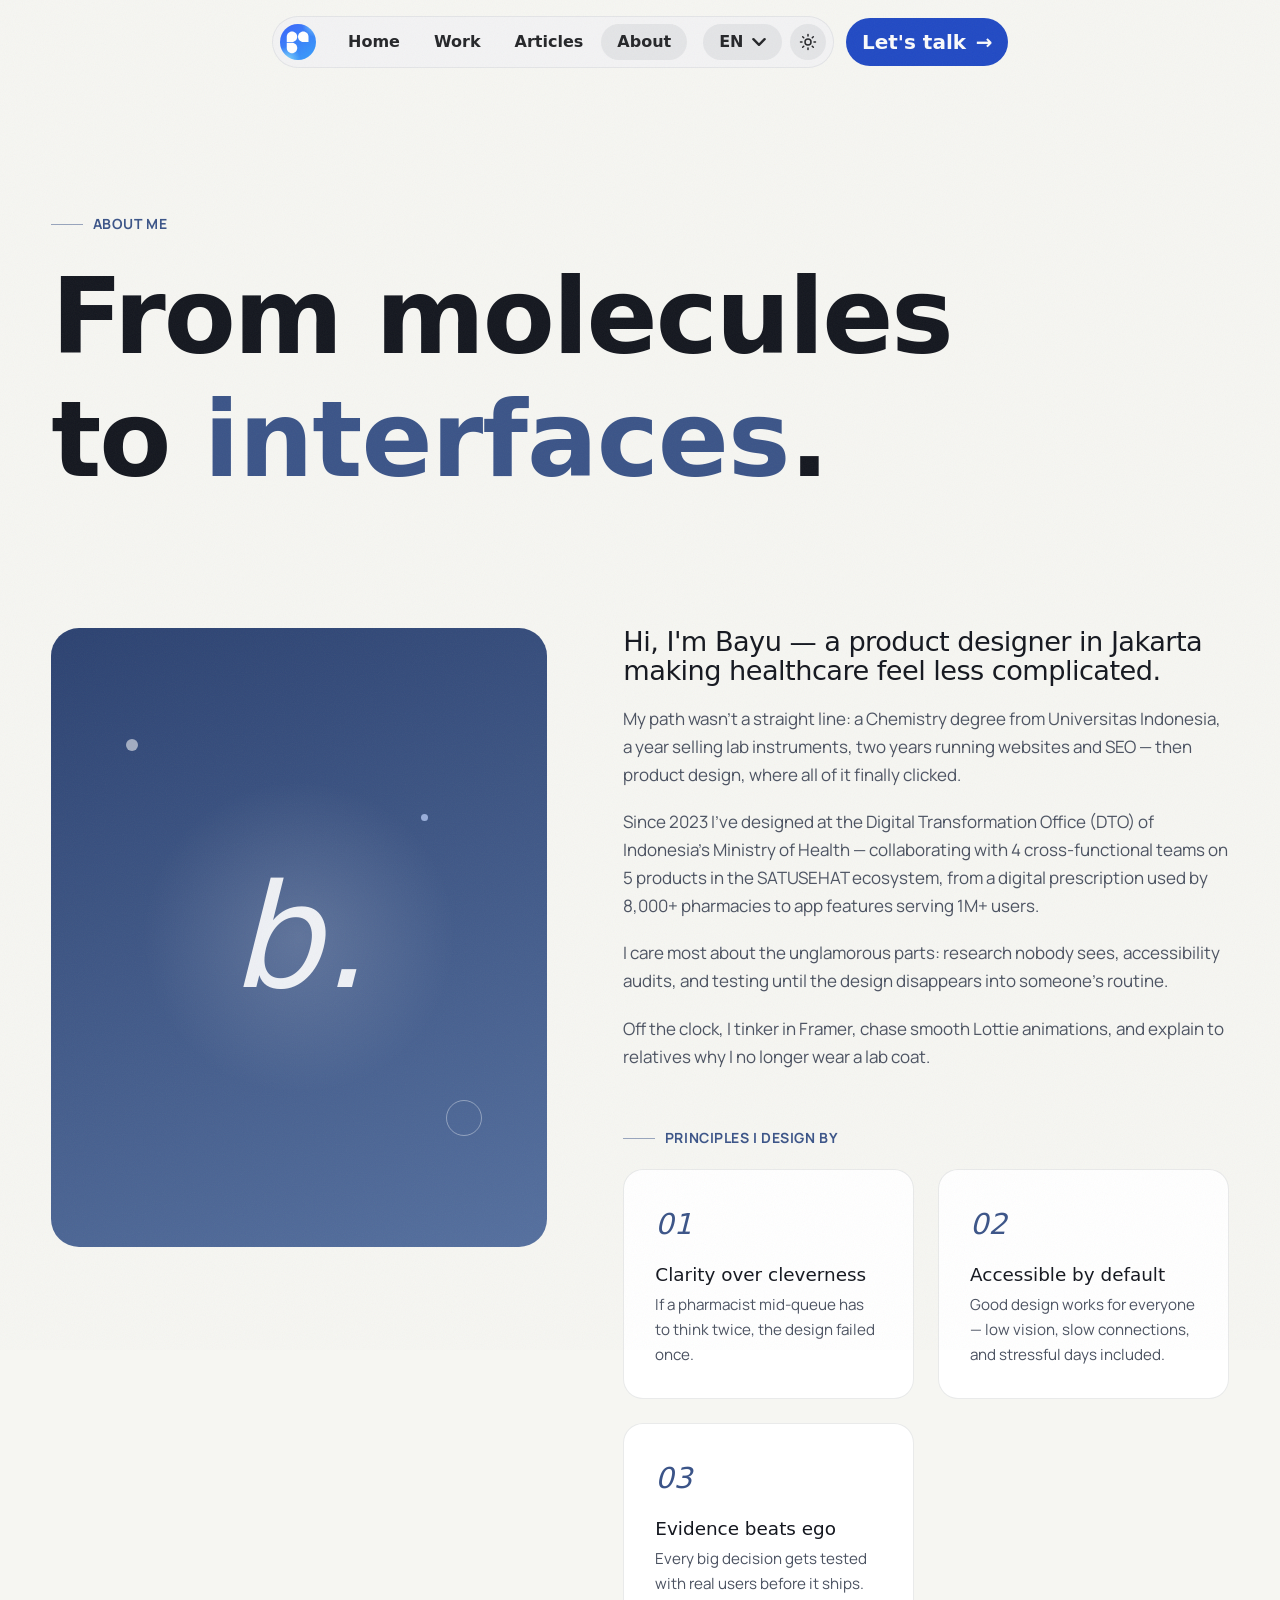
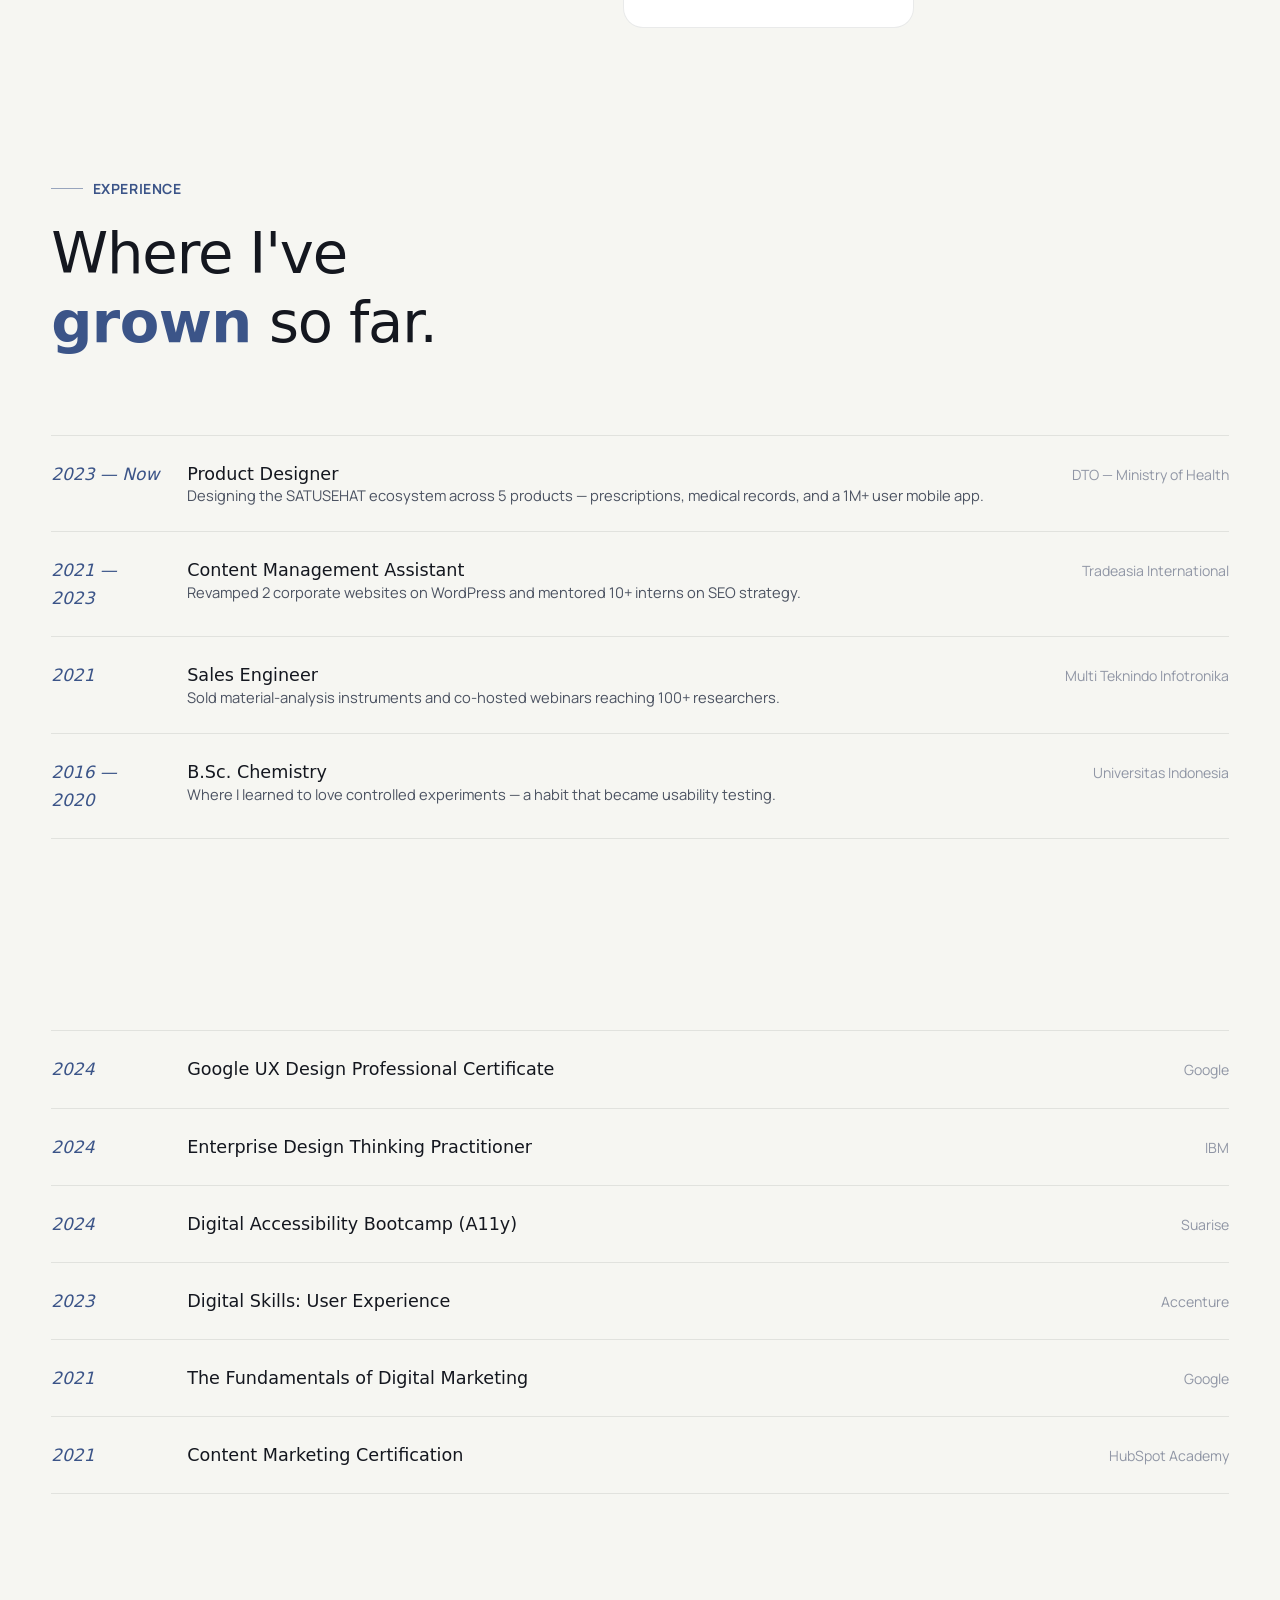
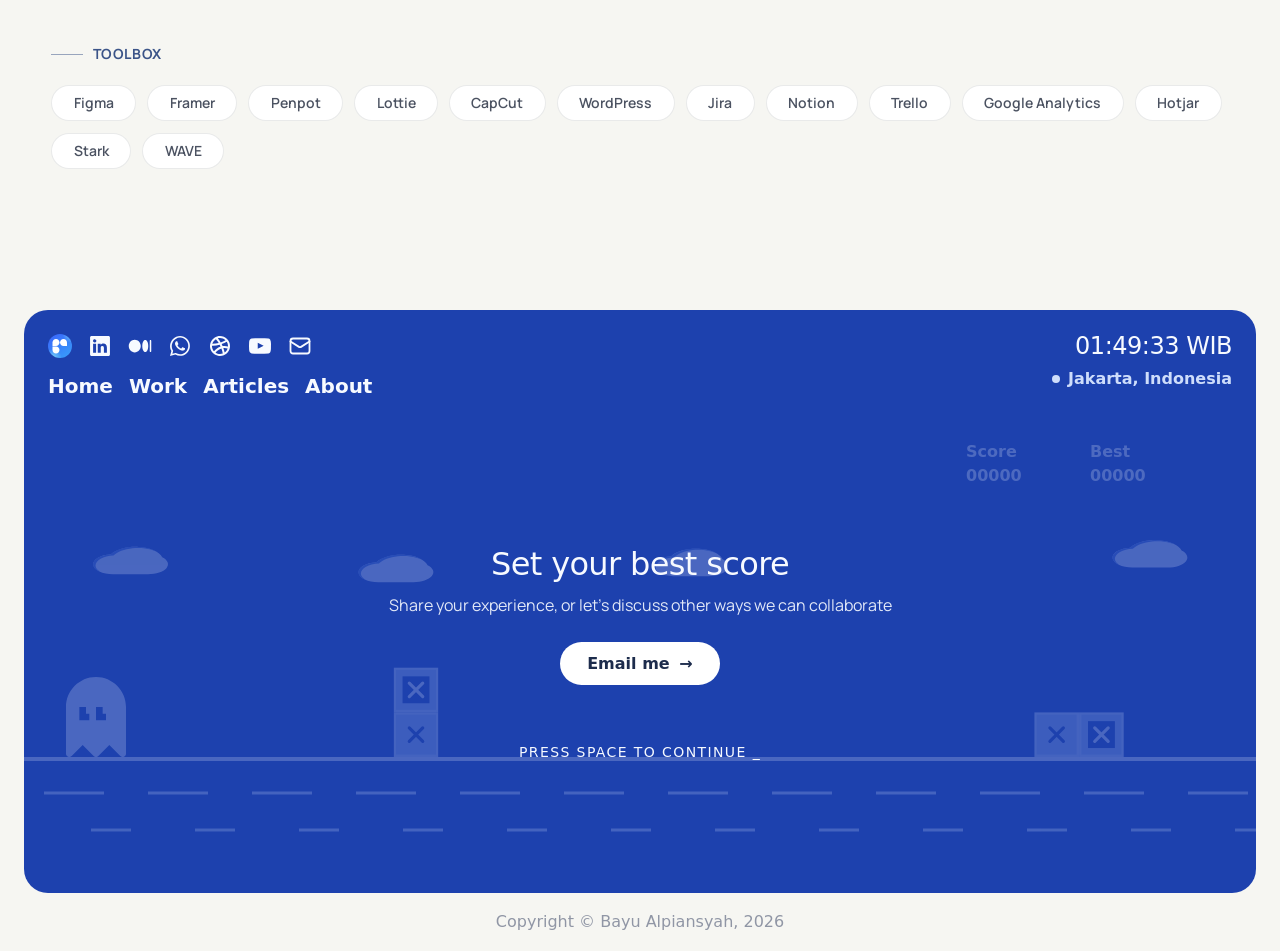
<file: about.html>
﻿<!DOCTYPE html>
<html lang="en">
<head>
  <meta charset="UTF-8" />
  <meta name="viewport" content="width=device-width, initial-scale=1.0" />
  <title>About — Bayu Alpiansyah</title>
  <meta name="description" content="Product designer at DTO Ministry of Health Indonesia — from a chemistry degree to designing healthcare for millions." />
  <link rel="canonical" href="https://heybayu.com/about" />
  <meta property="og:type" content="website" />
  <meta property="og:site_name" content="Bayu Alpiansyah" />
  <meta property="og:title" content="About — Bayu Alpiansyah" />
  <meta property="og:description" content="Product designer at DTO Ministry of Health Indonesia — from a chemistry degree to designing healthcare for millions." />
  <meta property="og:url" content="https://heybayu.com/about" />
  <meta property="og:image" content="https://heybayu.com/assets/og-image.png" />
  <meta property="og:image:width" content="1200" />
  <meta property="og:image:height" content="630" />
  <meta name="twitter:card" content="summary_large_image" />
  <meta name="twitter:title" content="About — Bayu Alpiansyah" />
  <meta name="twitter:description" content="Product designer at DTO Ministry of Health Indonesia — from a chemistry degree to designing healthcare for millions." />
  <meta name="twitter:image" content="https://heybayu.com/assets/og-image.png" />
  <script>(function(){var t;try{t=localStorage.getItem("theme")}catch(e){}if(!t)t="light";document.documentElement.setAttribute("data-theme",t);})();</script>
    <link rel="icon" href="/favicon.svg" type="image/svg+xml" />
  <link rel="icon" href="/assets/logo.svg" type="image/svg+xml" />
  <link rel="manifest" href="/site.webmanifest" />
  <link rel="preconnect" href="https://fonts.googleapis.com" />
  <link rel="preconnect" href="https://fonts.gstatic.com" crossorigin />
    <link href="https://fonts.googleapis.com/css2?family=Manrope:wght@400;500;600;700;800&family=Noto+Sans+JP:wght@400;500;700&display=swap" rel="stylesheet" />
  <link href="https://api.fontshare.com/v2/css?f[]=satoshi@900,700,500,400,300&display=swap" rel="stylesheet" />
  <link rel="stylesheet" href="css/style.css" />
</head>
<body data-page="about">

  <div class="page-transition"><span class="pt-mark">bayu.</span></div>

  <header class="site-header">
    <div class="container nav">
      <div class="nav-capsule">
        <a href="index.html" class="logo magnetic" aria-label="Bayu Alpiansyah — Home"><img src="assets/logo.svg" alt="Bayu Alpiansyah" class="logo-mark" width="36" height="36" /></a>
        <nav class="nav-links" aria-label="Main navigation">
          <a href="index.html" class="nav-link" data-i18n="nav.home">Home</a>
          <a href="work.html" class="nav-link" data-i18n="nav.work">Work</a>
          <a href="articles.html" class="nav-link" data-i18n="nav.articles">Articles</a>
          <a href="about.html" class="nav-link is-active" data-i18n="nav.about">About</a>
        </nav>
        <div class="nav-controls">
          <div class="lang-switch">
            <button type="button" class="lang-trigger" aria-haspopup="listbox" aria-expanded="false" aria-label="Change language">
              <span data-lang-label>EN</span>
              <svg class="lang-caret" viewBox="0 0 10 6" fill="none" stroke="currentColor" stroke-width="1.7" stroke-linecap="round" stroke-linejoin="round" aria-hidden="true"><path d="M1 1l4 4 4-4"/></svg>
            </button>
            <div class="lang-menu" role="listbox">
              <button type="button" role="option" data-lang="id">ID</button>
              <button type="button" role="option" data-lang="en" class="is-active">EN</button>
              <button type="button" role="option" data-lang="ja">JP</button>
            </div>
          </div>
          <button class="theme-toggle" aria-label="Toggle dark mode">
            <svg class="ic-sun" viewBox="0 0 24 24" fill="none" stroke="currentColor" stroke-width="2" stroke-linecap="round"><circle cx="12" cy="12" r="4"/><path d="M12 2v2M12 20v2M4.9 4.9l1.4 1.4M17.7 17.7l1.4 1.4M2 12h2M20 12h2M4.9 19.1l1.4-1.4M17.7 6.3l1.4-1.4"/></svg>
            <svg class="ic-moon" viewBox="0 0 24 24" fill="none" stroke="currentColor" stroke-width="2" stroke-linecap="round" stroke-linejoin="round"><path d="M21 12.8A9 9 0 1 1 11.2 3 7 7 0 0 0 21 12.8z"/></svg>
          </button>
        </div>
        <button class="menu-toggle" aria-label="Menu" aria-expanded="false">
          <svg class="ic-menu-icon" viewBox="0 0 24 24" fill="none" stroke="currentColor" stroke-width="2" stroke-linecap="round" stroke-linejoin="round" aria-hidden="true"><path d="M3 6h18M3 12h18M3 18h18"/></svg>
          <svg class="ic-close-icon" viewBox="0 0 24 24" fill="none" stroke="currentColor" stroke-width="2" stroke-linecap="round" aria-hidden="true"><path d="M6 6l12 12M18 6L6 18"/></svg>
        </button>
      </div>
      <a href="contact.html" class="btn btn--nav magnetic"><span data-i18n="nav.cta">Let's talk</span><span class="arrow">→</span></a>
    </div>
  </header>

  <div class="mobile-menu">
    <div class="mobile-menu-top">
      <a href="index.html" class="logo" aria-label="Bayu Alpiansyah — Home"><img src="assets/logo.svg" alt="Bayu Alpiansyah" class="logo-mark" width="44" height="44" /></a>
      <div class="mobile-menu-controls">
        <div class="lang-switch">
          <button type="button" class="lang-trigger" aria-haspopup="listbox" aria-expanded="false" aria-label="Change language">
            <span data-lang-label>EN</span>
            <svg class="lang-caret" viewBox="0 0 10 6" fill="none" stroke="currentColor" stroke-width="1.7" stroke-linecap="round" stroke-linejoin="round" aria-hidden="true"><path d="M1 1l4 4 4-4"/></svg>
          </button>
          <div class="lang-menu" role="listbox">
            <button type="button" role="option" data-lang="id">ID</button>
            <button type="button" role="option" data-lang="en" class="is-active">EN</button>
            <button type="button" role="option" data-lang="ja">JP</button>
          </div>
        </div>
        <button class="theme-toggle" aria-label="Toggle dark mode">
          <svg class="ic-sun" viewBox="0 0 24 24" fill="none" stroke="currentColor" stroke-width="2" stroke-linecap="round"><circle cx="12" cy="12" r="4"/><path d="M12 2v2M12 20v2M4.9 4.9l1.4 1.4M17.7 17.7l1.4 1.4M2 12h2M20 12h2M4.9 19.1l1.4-1.4M17.7 6.3l1.4-1.4"/></svg>
          <svg class="ic-moon" viewBox="0 0 24 24" fill="none" stroke="currentColor" stroke-width="2" stroke-linecap="round" stroke-linejoin="round"><path d="M21 12.8A9 9 0 1 1 11.2 3 7 7 0 0 0 21 12.8z"/></svg>
        </button>
        <button type="button" class="mobile-close" aria-label="Close menu"><svg viewBox="0 0 24 24" fill="none" stroke="currentColor" stroke-width="2" stroke-linecap="round" aria-hidden="true"><path d="M6 6l12 12M18 6L6 18"/></svg></button>
      </div>
    </div>
    <nav class="mobile-menu-links" aria-label="Mobile navigation">
      <a href="index.html" data-i18n="nav.home">Home</a>
      <a href="work.html" data-i18n="nav.work">Work</a>
      <a href="articles.html" data-i18n="nav.articles">Articles</a>
      <a href="about.html" class="is-active" data-i18n="nav.about">About</a>
    </nav>
    <div class="mobile-menu-bottom">
      <a href="contact.html" class="btn mobile-cta"><span data-i18n="nav.cta">Let's talk</span><span class="arrow">→</span></a>
      <div class="mobile-social">
        <a href="https://wa.me/6285885800802" target="_blank" rel="noopener" aria-label="WhatsApp"><svg viewBox="0 0 36 36" fill="none" xmlns="http://www.w3.org/2000/svg" aria-hidden="true"><path d="M24.9 21C24.6 20.85 22.65 19.95 22.35 19.8C22.05 19.65 21.75 19.65 21.45 19.95C21.15 20.25 20.55 21.15 20.25 21.45C20.1 21.75 19.8 21.75 19.5 21.6C18.45 21.15 17.4 20.55 16.5 19.8C15.75 19.05 15 18.15 14.4 17.25C14.25 16.95 14.4 16.65 14.55 16.5C14.7 16.35 14.85 16.05 15.15 15.9C15.3 15.75 15.45 15.45 15.45 15.3C15.6 15.15 15.6 14.85 15.45 14.7C15.3 14.55 14.55 12.75 14.25 12C14.1 10.95 13.8 10.95 13.5 10.95H12.75C12.45 10.95 12 11.25 11.85 11.4C10.95 12.3 10.5 13.35 10.5 14.55C10.65 15.9 11.1 17.25 12 18.45C13.65 20.85 15.75 22.8 18.3 24C19.05 24.3 19.65 24.6 20.4 24.75C21.15 25.05 21.9 25.05 22.8 24.9C23.85 24.75 24.75 24 25.35 23.1C25.65 22.5 25.65 21.9 25.5 21.3L24.9 21ZM28.65 7.35C22.8 1.5 13.35 1.5 7.5 7.35C2.7 12.15 1.8 19.5 5.1 25.35L3 33L10.95 30.9C13.2 32.1 15.6 32.7 18 32.7C26.25 32.7 32.85 26.1 32.85 17.85C33 13.95 31.35 10.2 28.65 7.35ZM24.6 28.35C22.65 29.55 20.4 30.3 18 30.3C15.75 30.3 13.65 29.7 11.7 28.65L11.25 28.35L6.6 29.55L7.8 25.05L7.5 24.6C3.9 18.6 5.7 11.1 11.55 7.35C17.4 3.6 24.9 5.55 28.5 11.25C32.1 17.1 30.45 24.75 24.6 28.35Z" fill="currentColor"/></svg></a>
        <a href="https://www.linkedin.com/in/bayu-alpiansyah/" target="_blank" rel="noopener" aria-label="LinkedIn"><svg viewBox="0 0 36 36" fill="none" xmlns="http://www.w3.org/2000/svg" aria-hidden="true"><path d="M30.7048 3H5.29484C5.00921 2.99603 4.72559 3.04837 4.46019 3.15402C4.19479 3.25968 3.9528 3.41658 3.74804 3.61576C3.54328 3.81495 3.37977 4.05252 3.26683 4.31491C3.1539 4.5773 3.09376 4.85936 3.08984 5.145V30.855C3.09376 31.1406 3.1539 31.4227 3.26683 31.6851C3.37977 31.9475 3.54328 32.185 3.74804 32.3842C3.9528 32.5834 4.19479 32.7403 4.46019 32.846C4.72559 32.9516 5.00921 33.004 5.29484 33H30.7048C30.9905 33.004 31.2741 32.9516 31.5395 32.846C31.8049 32.7403 32.0469 32.5834 32.2516 32.3842C32.4564 32.185 32.6199 31.9475 32.7329 31.6851C32.8458 31.4227 32.9059 31.1406 32.9098 30.855V5.145C32.9059 4.85936 32.8458 4.5773 32.7329 4.31491C32.6199 4.05252 32.4564 3.81495 32.2516 3.61576C32.0469 3.41658 31.8049 3.25968 31.5395 3.15402C31.2741 3.04837 30.9905 2.99603 30.7048 3ZM12.1348 28.11H7.63484V14.61H12.1348V28.11ZM9.88484 12.72C9.26424 12.72 8.66905 12.4735 8.23021 12.0346C7.79138 11.5958 7.54484 11.0006 7.54484 10.38C7.54484 9.75939 7.79138 9.1642 8.23021 8.72537C8.66905 8.28653 9.26424 8.04 9.88484 8.04C10.2144 8.00262 10.5481 8.03528 10.8642 8.13582C11.1802 8.23636 11.4715 8.40253 11.7188 8.62344C11.9662 8.84435 12.1641 9.11501 12.2996 9.41772C12.4352 9.72042 12.5052 10.0483 12.5052 10.38C12.5052 10.7117 12.4352 11.0396 12.2996 11.3423C12.1641 11.645 11.9662 11.9156 11.7188 12.1366C11.4715 12.3575 11.1802 12.5236 10.8642 12.6242C10.5481 12.7247 10.2144 12.7574 9.88484 12.72ZM28.3648 28.11H23.8648V20.865C23.8648 19.05 23.2198 17.865 21.5848 17.865C21.0788 17.8687 20.5861 18.0274 20.1731 18.3198C19.7601 18.6121 19.4466 19.024 19.2748 19.5C19.1575 19.8526 19.1066 20.2239 19.1248 20.595V28.095H14.6248C14.6248 28.095 14.6248 15.825 14.6248 14.595H19.1248V16.5C19.5336 15.7907 20.1282 15.2063 20.8445 14.8098C21.5608 14.4133 22.3717 14.2198 23.1898 14.25C26.1898 14.25 28.3648 16.185 28.3648 20.34V28.11Z" fill="currentColor"/></svg></a>
        <a href="https://www.youtube.com/@bayuxdesign" target="_blank" rel="noopener" aria-label="YouTube"><svg viewBox="0 0 36 36" fill="none" xmlns="http://www.w3.org/2000/svg" aria-hidden="true"><path d="M34.4995 14.565C34.5737 12.418 34.1042 10.287 33.1346 8.37C32.4767 7.5834 31.5636 7.05256 30.5546 6.87C26.3808 6.49129 22.1898 6.33607 17.9996 6.405C13.8245 6.33294 9.64861 6.48315 5.48955 6.855C4.66728 7.00457 3.90633 7.39026 3.29955 7.965C1.94955 9.21 1.79955 11.34 1.64955 13.14C1.43192 16.3763 1.43192 19.6237 1.64955 22.86C1.69295 23.8731 1.84379 24.8787 2.09955 25.86C2.28041 26.6176 2.64634 27.3185 3.16455 27.9C3.77545 28.5052 4.55413 28.9128 5.39955 29.07C8.63343 29.4692 11.8919 29.6346 15.1496 29.565C20.3996 29.64 25.0046 29.565 30.4496 29.145C31.3157 28.9975 32.1163 28.5893 32.7446 27.975C33.1645 27.5549 33.4782 27.0406 33.6596 26.475C34.196 24.8289 34.4595 23.1062 34.4396 21.375C34.4995 20.535 34.4995 15.465 34.4995 14.565ZM14.6096 22.275V12.99L23.4896 17.655C20.9996 19.035 17.7146 20.595 14.6096 22.275Z" fill="currentColor"/></svg></a>
        <a href="https://dribbble.com/bayu_alpiansyah" target="_blank" rel="noopener" aria-label="Dribbble"><svg viewBox="0 0 36 36" fill="none" xmlns="http://www.w3.org/2000/svg" aria-hidden="true"><path d="M18 3C15.0333 3 12.1332 3.87973 9.66645 5.52796C7.19972 7.17618 5.27713 9.51886 4.14181 12.2597C3.0065 15.0006 2.70945 18.0166 3.28823 20.9264C3.86701 23.8361 5.29562 26.5088 7.39341 28.6066C9.49119 30.7044 12.1639 32.133 15.0737 32.7118C17.9834 33.2906 20.9994 32.9935 23.7403 31.8582C26.4812 30.7229 28.8238 28.8003 30.4721 26.3336C32.1203 23.8668 33 20.9667 33 18C33 16.0302 32.612 14.0796 31.8582 12.2597C31.1044 10.4399 29.9995 8.78628 28.6066 7.3934C27.2137 6.00052 25.5601 4.89563 23.7403 4.14181C21.9204 3.38799 19.9698 3 18 3ZM18 6C21.0821 5.99877 24.0447 7.1924 26.265 9.33C23.973 10.6743 21.5443 11.7705 19.02 12.6C17.7637 10.4352 16.3234 8.38266 14.715 6.465C15.783 6.1575 16.8887 6.00098 18 6ZM11.835 7.725C13.4065 9.52276 14.817 11.4552 16.05 13.5C13.1057 14.2311 10.0838 14.6038 7.05001 14.61H6.51001C7.36081 11.7295 9.26091 9.27271 11.835 7.725ZM9.00001 25.965C7.04814 23.7731 5.97913 20.9349 6.00001 18C6.00001 17.85 6.00001 17.7 6.00001 17.565H7.02001C10.5711 17.5333 14.1021 17.0288 17.52 16.065C18 16.98 18.45 17.925 18.885 18.9C16.5472 19.7241 14.37 20.9472 12.45 22.515L12 22.875C10.9307 23.8354 9.92834 24.8678 9.00001 25.965ZM18 30C15.6091 30.0053 13.2723 29.2891 11.295 27.945C12.0253 27.1074 12.8068 26.3159 13.635 25.575L14.115 25.17C15.8898 23.6773 17.9235 22.5232 20.115 21.765C21.017 24.204 21.7193 26.7122 22.215 29.265C20.8647 29.758 19.4375 30.0069 18 30ZM24.945 27.765C24.4543 25.4948 23.8128 23.2599 23.025 21.075H23.535C23.5941 21.0604 23.6559 21.0604 23.715 21.075H23.88H24.03H24.75C26.3285 21.0795 27.8952 21.3482 29.385 21.87C28.5665 24.2555 27.0118 26.3197 24.945 27.765ZM24.75 18C24.435 18 24.12 18 23.82 18C23.6258 17.9755 23.4292 17.9755 23.235 18C22.8273 18.025 22.4216 18.0751 22.02 18.15H21.87C21.435 17.145 20.985 16.17 20.49 15.15C23.1759 14.2276 25.7556 13.0207 28.185 11.55C29.3902 13.4841 30.0197 15.7213 30 18C30 18.255 30 18.51 30 18.765C28.3 18.2403 26.529 17.9823 24.75 18Z" fill="currentColor"/></svg></a>
        <a href="https://medium.com/@bayu.alpiansyah" target="_blank" rel="noopener" aria-label="Medium"><svg viewBox="0 0 36 36" fill="none" xmlns="http://www.w3.org/2000/svg" aria-hidden="true"><path d="M19.125 18C19.125 23.2728 15.0877 27.5625 10.125 27.5625C5.16234 27.5625 1.125 23.2728 1.125 18C1.125 12.7272 5.16234 8.4375 10.125 8.4375C15.0877 8.4375 19.125 12.7273 19.125 18ZM25.875 9C25.0759 9 23.5688 9.38823 22.4545 11.9884C21.7584 13.6126 21.375 15.7477 21.375 18C21.375 20.2523 21.7584 22.3874 22.4545 24.0116C23.5688 26.6118 25.0759 27 25.875 27C26.6741 27 28.1812 26.6118 29.2955 24.0116C29.9916 22.3874 30.375 20.2523 30.375 18C30.375 15.7477 29.9916 13.6126 29.2955 11.9884C28.1812 9.38823 26.6741 9 25.875 9ZM33.75 9C33.4516 9.00001 33.1655 9.11855 32.9545 9.32952C32.7435 9.5405 32.625 9.82664 32.625 10.125V25.875C32.625 26.1734 32.7435 26.4595 32.9545 26.6705C33.1655 26.8815 33.4516 27 33.75 27C34.0484 27 34.3345 26.8815 34.5455 26.6705C34.7565 26.4595 34.875 26.1734 34.875 25.875V10.125C34.875 9.82664 34.7565 9.5405 34.5455 9.32952C34.3345 9.11855 34.0484 9.00001 33.75 9Z" fill="currentColor"/></svg></a>
      </div>
    </div>
  </div>

  <main>
    <!-- ===== Page hero ===== -->
    <section class="page-hero">
      <div class="container">
        <p class="eyebrow reveal" data-i18n="about.eyebrow">About me</p>
        <h1 class="display">
          <span class="line"><span class="li" data-i18n-html="about.h1.l1">From molecules</span></span>
          <span class="line"><span class="li" data-i18n-html="about.h1.l2">to <em>interfaces</em>.</span></span>
        </h1>
      </div>
    </section>

    <!-- ===== Bio ===== -->
    <section class="section" style="padding-top:clamp(2rem,4vw,3rem)">
      <div class="container about-grid">
        <div class="portrait reveal">
          <span class="monogram">b.</span>
          <span class="fl fl--1"></span>
          <span class="fl fl--2"></span>
          <span class="fl fl--3"></span>
          <span class="spotlight"></span>
        </div>
        <div>
          <div class="reveal">
            <h2 class="h3" style="margin-bottom:1.2rem" data-i18n="about.bio.h">Hi, I'm Bayu — a product designer in Jakarta making healthcare feel less complicated.</h2>
            <p style="color:var(--ink-2);margin-bottom:1.2rem" data-i18n="about.bio.p1">My path wasn't a straight line: a Chemistry degree from Universitas Indonesia, a year selling lab instruments, two years running websites and SEO — then product design, where all of it finally clicked.</p>
            <p style="color:var(--ink-2);margin-bottom:1.2rem" data-i18n="about.bio.p2">Since 2023 I've designed at the Digital Transformation Office (DTO) of Indonesia's Ministry of Health — collaborating with 4 cross-functional teams on 5 products in the SATUSEHAT ecosystem, from a digital prescription used by 8,000+ pharmacies to app features serving 1M+ users.</p>
            <p style="color:var(--ink-2);margin-bottom:1.2rem" data-i18n="about.bio.p3">I care most about the unglamorous parts: research nobody sees, accessibility audits, and testing until the design disappears into someone's routine.</p>
            <p style="color:var(--ink-2)" data-i18n="about.bio.p4">Off the clock, I tinker in Framer, chase smooth Lottie animations, and explain to relatives why I no longer wear a lab coat.</p>
          </div>

          <div class="reveal" style="margin-top:3rem">
            <p class="eyebrow" data-i18n="about.pr.eyebrow">Principles I design by</p>
            <div class="values-grid">
              <div class="value-card">
                <div class="glyph">01</div>
                <h3 data-i18n="about.c1.t">Clarity over cleverness</h3>
                <p data-i18n="about.c1.d">If a pharmacist mid-queue has to think twice, the design failed once.</p>
              </div>
              <div class="value-card">
                <div class="glyph">02</div>
                <h3 data-i18n="about.c2.t">Accessible by default</h3>
                <p data-i18n="about.c2.d">Good design works for everyone — low vision, slow connections, and stressful days included.</p>
              </div>
              <div class="value-card">
                <div class="glyph">03</div>
                <h3 data-i18n="about.c3.t">Evidence beats ego</h3>
                <p data-i18n="about.c3.d">Every big decision gets tested with real users before it ships.</p>
              </div>
            </div>
          </div>
        </div>
      </div>
    </section>

    <!-- ===== Experience ===== -->
    <section class="section" style="padding-top:0">
      <div class="container">
        <div class="section-head">
          <div>
            <p class="eyebrow reveal" data-i18n="about.exp.eyebrow">Experience</p>
            <h2 class="h2">
              <span class="line"><span class="li" data-i18n-html="about.exp.l1">Where I've</span></span>
              <span class="line"><span class="li" data-i18n-html="about.exp.l2"><em>grown</em> so far.</span></span>
            </h2>
          </div>
        </div>
        <div class="timeline">
          <div class="timeline-row reveal">
            <span class="years" data-i18n="about.r1.y">2023 — Now</span>
            <div>
              <h3 data-i18n="about.r1.t">Product Designer</h3>
              <p data-i18n="about.r1.d">Designing the SATUSEHAT ecosystem across 5 products — prescriptions, medical records, and a 1M+ user mobile app.</p>
            </div>
            <span class="place">DTO — Ministry of Health</span>
          </div>
          <div class="timeline-row reveal">
            <span class="years">2021 — 2023</span>
            <div>
              <h3 data-i18n="about.r2.t">Content Management Assistant</h3>
              <p data-i18n="about.r2.d">Revamped 2 corporate websites on WordPress and mentored 10+ interns on SEO strategy.</p>
            </div>
            <span class="place">Tradeasia International</span>
          </div>
          <div class="timeline-row reveal">
            <span class="years">2021</span>
            <div>
              <h3 data-i18n="about.r3.t">Sales Engineer</h3>
              <p data-i18n="about.r3.d">Sold material-analysis instruments and co-hosted webinars reaching 100+ researchers.</p>
            </div>
            <span class="place">Multi Teknindo Infotronika</span>
          </div>
          <div class="timeline-row reveal">
            <span class="years">2016 — 2020</span>
            <div>
              <h3 data-i18n="about.r4.t">B.Sc. Chemistry</h3>
              <p data-i18n="about.r4.d">Where I learned to love controlled experiments — a habit that became usability testing.</p>
            </div>
            <span class="place">Universitas Indonesia</span>
          </div>
        </div>
      </div>
    </section>

    <!-- ===== Certifications ===== -->
    <section class="section" style="padding-top:0">
      <div class="container">
        <p class="eyebrow reveal" data-i18n="about.cert.eyebrow">Certifications &amp; Courses</p>
        <div class="timeline reveal">
          <div class="timeline-row">
            <span class="years">2024</span>
            <div><h3>Google UX Design Professional Certificate</h3></div>
            <span class="place">Google</span>
          </div>
          <div class="timeline-row">
            <span class="years">2024</span>
            <div><h3>Enterprise Design Thinking Practitioner</h3></div>
            <span class="place">IBM</span>
          </div>
          <div class="timeline-row">
            <span class="years">2024</span>
            <div><h3>Digital Accessibility Bootcamp (A11y)</h3></div>
            <span class="place">Suarise</span>
          </div>
          <div class="timeline-row">
            <span class="years">2023</span>
            <div><h3>Digital Skills: User Experience</h3></div>
            <span class="place">Accenture</span>
          </div>
          <div class="timeline-row">
            <span class="years">2021</span>
            <div><h3>The Fundamentals of Digital Marketing</h3></div>
            <span class="place">Google</span>
          </div>
          <div class="timeline-row">
            <span class="years">2021</span>
            <div><h3>Content Marketing Certification</h3></div>
            <span class="place">HubSpot Academy</span>
          </div>
        </div>
      </div>
    </section>

    <!-- ===== Toolbox ===== -->
    <section class="section" style="padding-top:0;padding-bottom:0">
      <div class="container">
        <p class="eyebrow reveal" data-i18n="about.tool.eyebrow">Toolbox</p>
        <div class="chips reveal">
          <span class="chip">Figma</span>
          <span class="chip">Framer</span>
          <span class="chip">Penpot</span>
          <span class="chip">Lottie</span>
          <span class="chip">CapCut</span>
          <span class="chip">WordPress</span>
          <span class="chip">Jira</span>
          <span class="chip">Notion</span>
          <span class="chip">Trello</span>
          <span class="chip">Google Analytics</span>
          <span class="chip">Hotjar</span>
          <span class="chip">Stark</span>
          <span class="chip">WAVE</span>
        </div>
      </div>
    </section>
  </main>

  <!-- ===== Mega Footer ===== -->
  <footer class="game-footer" id="gameFooter">
    <div class="gf-card">
      <div class="gf-top">
        <div class="gf-brand">
          <div class="gf-icons">
            <a class="gf-logo" href="index.html" aria-label="Home"><img src="assets/logo.svg" alt="Bayu Alpiansyah" width="24" height="24"></a>
            <a href="https://www.linkedin.com/in/bayu-alpiansyah/" target="_blank" rel="noopener" aria-label="LinkedIn"><svg viewBox="0 0 36 36" fill="none" xmlns="http://www.w3.org/2000/svg" aria-hidden="true"><path d="M30.7048 3H5.29484C5.00921 2.99603 4.72559 3.04837 4.46019 3.15402C4.19479 3.25968 3.9528 3.41658 3.74804 3.61576C3.54328 3.81495 3.37977 4.05252 3.26683 4.31491C3.1539 4.5773 3.09376 4.85936 3.08984 5.145V30.855C3.09376 31.1406 3.1539 31.4227 3.26683 31.6851C3.37977 31.9475 3.54328 32.185 3.74804 32.3842C3.9528 32.5834 4.19479 32.7403 4.46019 32.846C4.72559 32.9516 5.00921 33.004 5.29484 33H30.7048C30.9905 33.004 31.2741 32.9516 31.5395 32.846C31.8049 32.7403 32.0469 32.5834 32.2516 32.3842C32.4564 32.185 32.6199 31.9475 32.7329 31.6851C32.8458 31.4227 32.9059 31.1406 32.9098 30.855V5.145C32.9059 4.85936 32.8458 4.5773 32.7329 4.31491C32.6199 4.05252 32.4564 3.81495 32.2516 3.61576C32.0469 3.41658 31.8049 3.25968 31.5395 3.15402C31.2741 3.04837 30.9905 2.99603 30.7048 3ZM12.1348 28.11H7.63484V14.61H12.1348V28.11ZM9.88484 12.72C9.26424 12.72 8.66905 12.4735 8.23021 12.0346C7.79138 11.5958 7.54484 11.0006 7.54484 10.38C7.54484 9.75939 7.79138 9.1642 8.23021 8.72537C8.66905 8.28653 9.26424 8.04 9.88484 8.04C10.2144 8.00262 10.5481 8.03528 10.8642 8.13582C11.1802 8.23636 11.4715 8.40253 11.7188 8.62344C11.9662 8.84435 12.1641 9.11501 12.2996 9.41772C12.4352 9.72042 12.5052 10.0483 12.5052 10.38C12.5052 10.7117 12.4352 11.0396 12.2996 11.3423C12.1641 11.645 11.9662 11.9156 11.7188 12.1366C11.4715 12.3575 11.1802 12.5236 10.8642 12.6242C10.5481 12.7247 10.2144 12.7574 9.88484 12.72ZM28.3648 28.11H23.8648V20.865C23.8648 19.05 23.2198 17.865 21.5848 17.865C21.0788 17.8687 20.5861 18.0274 20.1731 18.3198C19.7601 18.6121 19.4466 19.024 19.2748 19.5C19.1575 19.8526 19.1066 20.2239 19.1248 20.595V28.095H14.6248C14.6248 28.095 14.6248 15.825 14.6248 14.595H19.1248V16.5C19.5336 15.7907 20.1282 15.2063 20.8445 14.8098C21.5608 14.4133 22.3717 14.2198 23.1898 14.25C26.1898 14.25 28.3648 16.185 28.3648 20.34V28.11Z" fill="currentColor"/></svg></a>
            <a href="https://medium.com/@bayu.alpiansyah" target="_blank" rel="noopener" aria-label="Medium"><svg viewBox="0 0 36 36" fill="none" xmlns="http://www.w3.org/2000/svg" aria-hidden="true"><path d="M19.125 18C19.125 23.2728 15.0877 27.5625 10.125 27.5625C5.16234 27.5625 1.125 23.2728 1.125 18C1.125 12.7272 5.16234 8.4375 10.125 8.4375C15.0877 8.4375 19.125 12.7273 19.125 18ZM25.875 9C25.0759 9 23.5688 9.38823 22.4545 11.9884C21.7584 13.6126 21.375 15.7477 21.375 18C21.375 20.2523 21.7584 22.3874 22.4545 24.0116C23.5688 26.6118 25.0759 27 25.875 27C26.6741 27 28.1812 26.6118 29.2955 24.0116C29.9916 22.3874 30.375 20.2523 30.375 18C30.375 15.7477 29.9916 13.6126 29.2955 11.9884C28.1812 9.38823 26.6741 9 25.875 9ZM33.75 9C33.4516 9.00001 33.1655 9.11855 32.9545 9.32952C32.7435 9.5405 32.625 9.82664 32.625 10.125V25.875C32.625 26.1734 32.7435 26.4595 32.9545 26.6705C33.1655 26.8815 33.4516 27 33.75 27C34.0484 27 34.3345 26.8815 34.5455 26.6705C34.7565 26.4595 34.875 26.1734 34.875 25.875V10.125C34.875 9.82664 34.7565 9.5405 34.5455 9.32952C34.3345 9.11855 34.0484 9.00001 33.75 9Z" fill="currentColor"/></svg></a>
            <a href="https://wa.me/6285885800802" target="_blank" rel="noopener" aria-label="WhatsApp"><svg viewBox="0 0 36 36" fill="none" xmlns="http://www.w3.org/2000/svg" aria-hidden="true"><path d="M24.9 21C24.6 20.85 22.65 19.95 22.35 19.8C22.05 19.65 21.75 19.65 21.45 19.95C21.15 20.25 20.55 21.15 20.25 21.45C20.1 21.75 19.8 21.75 19.5 21.6C18.45 21.15 17.4 20.55 16.5 19.8C15.75 19.05 15 18.15 14.4 17.25C14.25 16.95 14.4 16.65 14.55 16.5C14.7 16.35 14.85 16.05 15.15 15.9C15.3 15.75 15.45 15.45 15.45 15.3C15.6 15.15 15.6 14.85 15.45 14.7C15.3 14.55 14.55 12.75 14.25 12C14.1 10.95 13.8 10.95 13.5 10.95H12.75C12.45 10.95 12 11.25 11.85 11.4C10.95 12.3 10.5 13.35 10.5 14.55C10.65 15.9 11.1 17.25 12 18.45C13.65 20.85 15.75 22.8 18.3 24C19.05 24.3 19.65 24.6 20.4 24.75C21.15 25.05 21.9 25.05 22.8 24.9C23.85 24.75 24.75 24 25.35 23.1C25.65 22.5 25.65 21.9 25.5 21.3L24.9 21ZM28.65 7.35C22.8 1.5 13.35 1.5 7.5 7.35C2.7 12.15 1.8 19.5 5.1 25.35L3 33L10.95 30.9C13.2 32.1 15.6 32.7 18 32.7C26.25 32.7 32.85 26.1 32.85 17.85C33 13.95 31.35 10.2 28.65 7.35ZM24.6 28.35C22.65 29.55 20.4 30.3 18 30.3C15.75 30.3 13.65 29.7 11.7 28.65L11.25 28.35L6.6 29.55L7.8 25.05L7.5 24.6C3.9 18.6 5.7 11.1 11.55 7.35C17.4 3.6 24.9 5.55 28.5 11.25C32.1 17.1 30.45 24.75 24.6 28.35Z" fill="currentColor"/></svg></a>
            <a href="https://dribbble.com/bayu_alpiansyah" target="_blank" rel="noopener" aria-label="Dribbble"><svg viewBox="0 0 36 36" fill="none" xmlns="http://www.w3.org/2000/svg" aria-hidden="true"><path d="M18 3C15.0333 3 12.1332 3.87973 9.66645 5.52796C7.19972 7.17618 5.27713 9.51886 4.14181 12.2597C3.0065 15.0006 2.70945 18.0166 3.28823 20.9264C3.86701 23.8361 5.29562 26.5088 7.39341 28.6066C9.49119 30.7044 12.1639 32.133 15.0737 32.7118C17.9834 33.2906 20.9994 32.9935 23.7403 31.8582C26.4812 30.7229 28.8238 28.8003 30.4721 26.3336C32.1203 23.8668 33 20.9667 33 18C33 16.0302 32.612 14.0796 31.8582 12.2597C31.1044 10.4399 29.9995 8.78628 28.6066 7.3934C27.2137 6.00052 25.5601 4.89563 23.7403 4.14181C21.9204 3.38799 19.9698 3 18 3ZM18 6C21.0821 5.99877 24.0447 7.1924 26.265 9.33C23.973 10.6743 21.5443 11.7705 19.02 12.6C17.7637 10.4352 16.3234 8.38266 14.715 6.465C15.783 6.1575 16.8887 6.00098 18 6ZM11.835 7.725C13.4065 9.52276 14.817 11.4552 16.05 13.5C13.1057 14.2311 10.0838 14.6038 7.05001 14.61H6.51001C7.36081 11.7295 9.26091 9.27271 11.835 7.725ZM9.00001 25.965C7.04814 23.7731 5.97913 20.9349 6.00001 18C6.00001 17.85 6.00001 17.7 6.00001 17.565H7.02001C10.5711 17.5333 14.1021 17.0288 17.52 16.065C18 16.98 18.45 17.925 18.885 18.9C16.5472 19.7241 14.37 20.9472 12.45 22.515L12 22.875C10.9307 23.8354 9.92834 24.8678 9.00001 25.965ZM18 30C15.6091 30.0053 13.2723 29.2891 11.295 27.945C12.0253 27.1074 12.8068 26.3159 13.635 25.575L14.115 25.17C15.8898 23.6773 17.9235 22.5232 20.115 21.765C21.017 24.204 21.7193 26.7122 22.215 29.265C20.8647 29.758 19.4375 30.0069 18 30ZM24.945 27.765C24.4543 25.4948 23.8128 23.2599 23.025 21.075H23.535C23.5941 21.0604 23.6559 21.0604 23.715 21.075H23.88H24.03H24.75C26.3285 21.0795 27.8952 21.3482 29.385 21.87C28.5665 24.2555 27.0118 26.3197 24.945 27.765ZM24.75 18C24.435 18 24.12 18 23.82 18C23.6258 17.9755 23.4292 17.9755 23.235 18C22.8273 18.025 22.4216 18.0751 22.02 18.15H21.87C21.435 17.145 20.985 16.17 20.49 15.15C23.1759 14.2276 25.7556 13.0207 28.185 11.55C29.3902 13.4841 30.0197 15.7213 30 18C30 18.255 30 18.51 30 18.765C28.3 18.2403 26.529 17.9823 24.75 18Z" fill="currentColor"/></svg></a>
            <a href="https://www.youtube.com/@bayuxdesign" target="_blank" rel="noopener" aria-label="YouTube"><svg viewBox="0 0 36 36" fill="none" xmlns="http://www.w3.org/2000/svg" aria-hidden="true"><path d="M34.4995 14.565C34.5737 12.418 34.1042 10.287 33.1346 8.37C32.4767 7.5834 31.5636 7.05256 30.5546 6.87C26.3808 6.49129 22.1898 6.33607 17.9996 6.405C13.8245 6.33294 9.64861 6.48315 5.48955 6.855C4.66728 7.00457 3.90633 7.39026 3.29955 7.965C1.94955 9.21 1.79955 11.34 1.64955 13.14C1.43192 16.3763 1.43192 19.6237 1.64955 22.86C1.69295 23.8731 1.84379 24.8787 2.09955 25.86C2.28041 26.6176 2.64634 27.3185 3.16455 27.9C3.77545 28.5052 4.55413 28.9128 5.39955 29.07C8.63343 29.4692 11.8919 29.6346 15.1496 29.565C20.3996 29.64 25.0046 29.565 30.4496 29.145C31.3157 28.9975 32.1163 28.5893 32.7446 27.975C33.1645 27.5549 33.4782 27.0406 33.6596 26.475C34.196 24.8289 34.4595 23.1062 34.4396 21.375C34.4995 20.535 34.4995 15.465 34.4995 14.565ZM14.6096 22.275V12.99L23.4896 17.655C20.9996 19.035 17.7146 20.595 14.6096 22.275Z" fill="currentColor"/></svg></a>
            <a href="mailto:bayu.alpiansyah18@gmail.com" aria-label="Email"><svg viewBox="0 0 24 24" fill="none" stroke="currentColor" stroke-width="1.8" stroke-linecap="round" stroke-linejoin="round" xmlns="http://www.w3.org/2000/svg" aria-hidden="true"><rect x="2.5" y="4.5" width="19" height="15" rx="2.5"/><path d="m21.5 7.5-8.47 5.38a1.94 1.94 0 0 1-2.06 0L2.5 7.5"/></svg></a>
          </div>
          <nav class="gf-nav" aria-label="Footer">
            <a href="index.html" data-i18n="nav.home">Home</a>
            <a href="work.html" data-i18n="nav.work">Work</a>
            <a href="articles.html" data-i18n="nav.articles">Articles</a>
            <a href="about.html" data-i18n="nav.about">About</a>
          </nav>
        </div>
        <div class="gf-time">
          <p class="gf-clock"><span data-clock>--:--:--</span> WIB</p>
          <p class="gf-loc"><span class="live-dot"></span><span data-i18n="footer.loc">Jakarta, Indonesia</span></p>
        </div>
      </div>
      <div class="gf-stage" id="gfStage">
        <div class="gf-scores">
          <div><span data-i18n="gf.score">Score</span><strong id="gfScore">00000</strong></div>
          <div><span data-i18n="gf.best">Best</span><strong id="gfBest">00000</strong></div>
        </div>
        <canvas class="gf-canvas" id="gfCanvas" role="img" aria-label="Mini game: jump over the obstacles"></canvas>
        <div class="gf-overlay is-visible" id="gfOverlay">
          <h2 class="gf-ov-title" data-i18n="gf.title">Set your best score</h2>
          <p class="gf-ov-sub" data-i18n="gf.sub">Share your experience, or let's discuss other ways we can collaborate</p>
          <a class="btn btn--light magnetic gf-ov-btn" href="mailto:bayu.alpiansyah18@gmail.com"><span data-i18n="footer.btn">Email me</span><span class="arrow">→</span></a>
          <p class="gf-ov-press"><span class="gf-press-key" data-i18n="gf.press">PRESS SPACE TO CONTINUE</span><span class="gf-press-tap" data-i18n="gf.tap">TAP TO CONTINUE</span> <span class="gf-cursor">_</span></p>
        </div>
      </div>
    </div>
  </footer>
  <p class="site-copyright" data-i18n="footer.copyright">Copyright © Bayu Alpiansyah, 2026</p>

  <script src="js/vendor/lenis.min.js"></script>
  <script src="js/i18n.js"></script>
  <script src="js/main.js"></script>
  <script src="js/footer-game.js"></script>
</body>
</html>
</file>
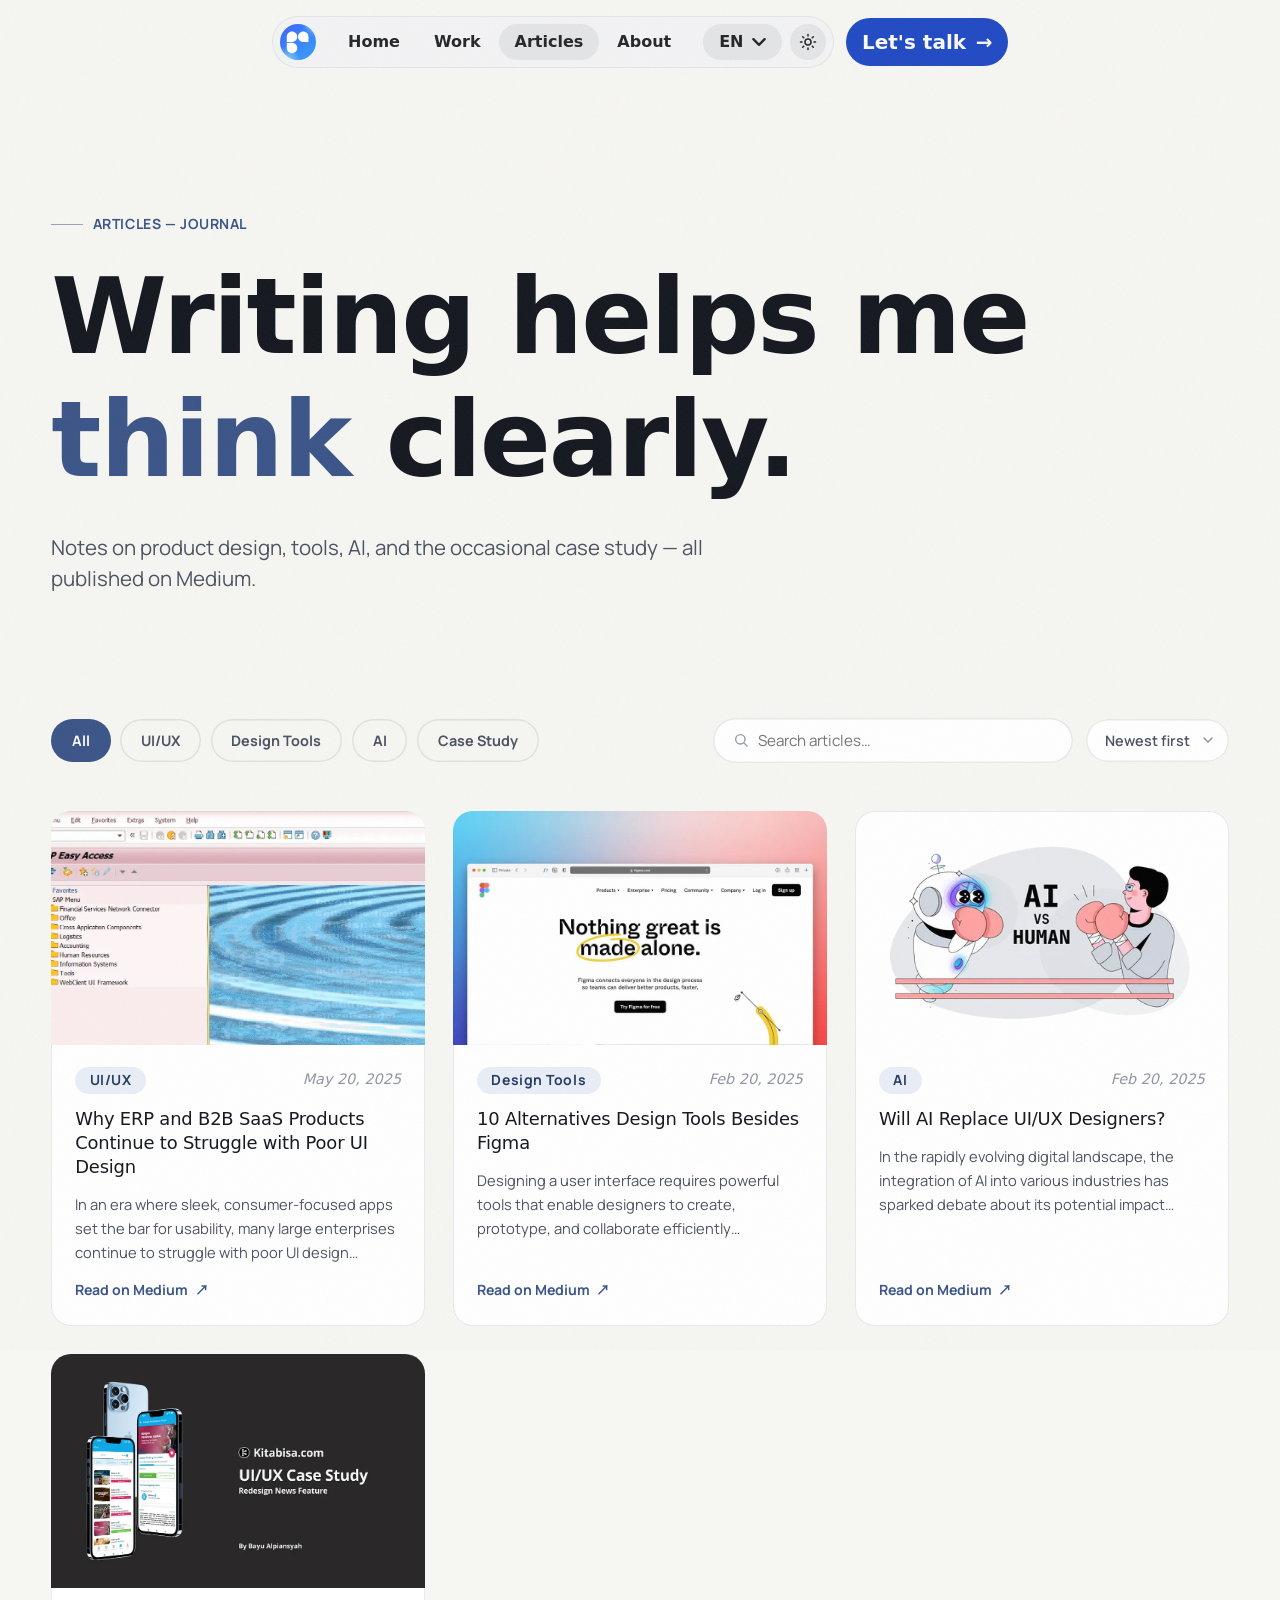
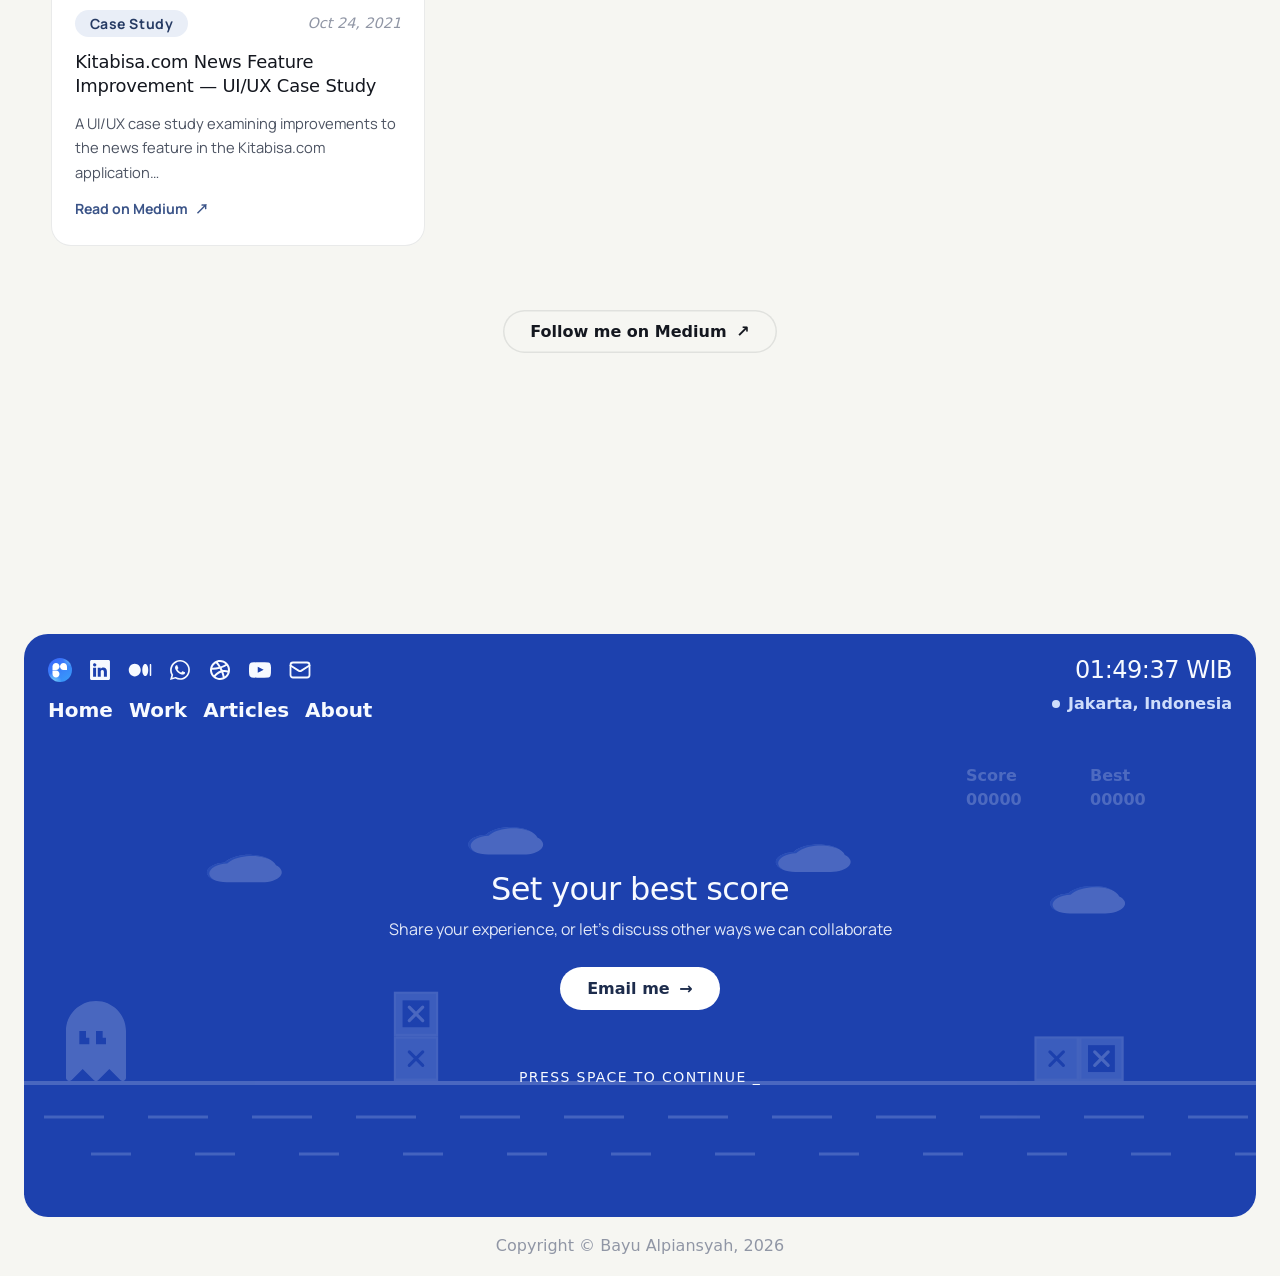
<file: articles.html>
﻿<!DOCTYPE html>
<html lang="en">
<head>
  <meta charset="UTF-8" />
  <meta name="viewport" content="width=device-width, initial-scale=1.0" />
  <title>Articles — Bayu Alpiansyah</title>
  <meta name="description" content="Articles by Bayu Alpiansyah on product design, UX, design tools, and AI — published on Medium." />
  <link rel="canonical" href="https://heybayu.com/articles" />
  <meta property="og:type" content="website" />
  <meta property="og:site_name" content="Bayu Alpiansyah" />
  <meta property="og:title" content="Articles — Bayu Alpiansyah" />
  <meta property="og:description" content="Articles by Bayu Alpiansyah on product design, UX, design tools, and AI — published on Medium." />
  <meta property="og:url" content="https://heybayu.com/articles" />
  <meta property="og:image" content="https://heybayu.com/assets/og-image.png" />
  <meta property="og:image:width" content="1200" />
  <meta property="og:image:height" content="630" />
  <meta name="twitter:card" content="summary_large_image" />
  <meta name="twitter:title" content="Articles — Bayu Alpiansyah" />
  <meta name="twitter:description" content="Articles by Bayu Alpiansyah on product design, UX, design tools, and AI — published on Medium." />
  <meta name="twitter:image" content="https://heybayu.com/assets/og-image.png" />
  <script>(function(){var t;try{t=localStorage.getItem("theme")}catch(e){}if(!t)t="light";document.documentElement.setAttribute("data-theme",t);})();</script>
    <link rel="icon" href="/favicon.svg" type="image/svg+xml" />
  <link rel="icon" href="/assets/logo.svg" type="image/svg+xml" />
  <link rel="manifest" href="/site.webmanifest" />
  <link rel="preconnect" href="https://fonts.googleapis.com" />
  <link rel="preconnect" href="https://fonts.gstatic.com" crossorigin />
    <link href="https://fonts.googleapis.com/css2?family=Manrope:wght@400;500;600;700;800&family=Noto+Sans+JP:wght@400;500;700&display=swap" rel="stylesheet" />
  <link href="https://api.fontshare.com/v2/css?f[]=satoshi@900,700,500,400,300&display=swap" rel="stylesheet" />
  <link rel="stylesheet" href="css/style.css" />
</head>
<body data-page="articles">

  <div class="page-transition"><span class="pt-mark">bayu.</span></div>

  <header class="site-header">
    <div class="container nav">
      <div class="nav-capsule">
        <a href="index.html" class="logo magnetic" aria-label="Bayu Alpiansyah — Home"><img src="assets/logo.svg" alt="Bayu Alpiansyah" class="logo-mark" width="36" height="36" /></a>
        <nav class="nav-links" aria-label="Main navigation">
          <a href="index.html" class="nav-link" data-i18n="nav.home">Home</a>
          <a href="work.html" class="nav-link" data-i18n="nav.work">Work</a>
          <a href="articles.html" class="nav-link is-active" data-i18n="nav.articles">Articles</a>
          <a href="about.html" class="nav-link" data-i18n="nav.about">About</a>
        </nav>
        <div class="nav-controls">
          <div class="lang-switch">
            <button type="button" class="lang-trigger" aria-haspopup="listbox" aria-expanded="false" aria-label="Change language">
              <span data-lang-label>EN</span>
              <svg class="lang-caret" viewBox="0 0 10 6" fill="none" stroke="currentColor" stroke-width="1.7" stroke-linecap="round" stroke-linejoin="round" aria-hidden="true"><path d="M1 1l4 4 4-4"/></svg>
            </button>
            <div class="lang-menu" role="listbox">
              <button type="button" role="option" data-lang="id">ID</button>
              <button type="button" role="option" data-lang="en" class="is-active">EN</button>
              <button type="button" role="option" data-lang="ja">JP</button>
            </div>
          </div>
          <button class="theme-toggle" aria-label="Toggle dark mode">
            <svg class="ic-sun" viewBox="0 0 24 24" fill="none" stroke="currentColor" stroke-width="2" stroke-linecap="round"><circle cx="12" cy="12" r="4"/><path d="M12 2v2M12 20v2M4.9 4.9l1.4 1.4M17.7 17.7l1.4 1.4M2 12h2M20 12h2M4.9 19.1l1.4-1.4M17.7 6.3l1.4-1.4"/></svg>
            <svg class="ic-moon" viewBox="0 0 24 24" fill="none" stroke="currentColor" stroke-width="2" stroke-linecap="round" stroke-linejoin="round"><path d="M21 12.8A9 9 0 1 1 11.2 3 7 7 0 0 0 21 12.8z"/></svg>
          </button>
        </div>
        <button class="menu-toggle" aria-label="Menu" aria-expanded="false">
          <svg class="ic-menu-icon" viewBox="0 0 24 24" fill="none" stroke="currentColor" stroke-width="2" stroke-linecap="round" stroke-linejoin="round" aria-hidden="true"><path d="M3 6h18M3 12h18M3 18h18"/></svg>
          <svg class="ic-close-icon" viewBox="0 0 24 24" fill="none" stroke="currentColor" stroke-width="2" stroke-linecap="round" aria-hidden="true"><path d="M6 6l12 12M18 6L6 18"/></svg>
        </button>
      </div>
      <a href="contact.html" class="btn btn--nav magnetic"><span data-i18n="nav.cta">Let's talk</span><span class="arrow">→</span></a>
    </div>
  </header>

  <div class="mobile-menu">
    <div class="mobile-menu-top">
      <a href="index.html" class="logo" aria-label="Bayu Alpiansyah — Home"><img src="assets/logo.svg" alt="Bayu Alpiansyah" class="logo-mark" width="44" height="44" /></a>
      <div class="mobile-menu-controls">
        <div class="lang-switch">
          <button type="button" class="lang-trigger" aria-haspopup="listbox" aria-expanded="false" aria-label="Change language">
            <span data-lang-label>EN</span>
            <svg class="lang-caret" viewBox="0 0 10 6" fill="none" stroke="currentColor" stroke-width="1.7" stroke-linecap="round" stroke-linejoin="round" aria-hidden="true"><path d="M1 1l4 4 4-4"/></svg>
          </button>
          <div class="lang-menu" role="listbox">
            <button type="button" role="option" data-lang="id">ID</button>
            <button type="button" role="option" data-lang="en" class="is-active">EN</button>
            <button type="button" role="option" data-lang="ja">JP</button>
          </div>
        </div>
        <button class="theme-toggle" aria-label="Toggle dark mode">
          <svg class="ic-sun" viewBox="0 0 24 24" fill="none" stroke="currentColor" stroke-width="2" stroke-linecap="round"><circle cx="12" cy="12" r="4"/><path d="M12 2v2M12 20v2M4.9 4.9l1.4 1.4M17.7 17.7l1.4 1.4M2 12h2M20 12h2M4.9 19.1l1.4-1.4M17.7 6.3l1.4-1.4"/></svg>
          <svg class="ic-moon" viewBox="0 0 24 24" fill="none" stroke="currentColor" stroke-width="2" stroke-linecap="round" stroke-linejoin="round"><path d="M21 12.8A9 9 0 1 1 11.2 3 7 7 0 0 0 21 12.8z"/></svg>
        </button>
        <button type="button" class="mobile-close" aria-label="Close menu"><svg viewBox="0 0 24 24" fill="none" stroke="currentColor" stroke-width="2" stroke-linecap="round" aria-hidden="true"><path d="M6 6l12 12M18 6L6 18"/></svg></button>
      </div>
    </div>
    <nav class="mobile-menu-links" aria-label="Mobile navigation">
      <a href="index.html" data-i18n="nav.home">Home</a>
      <a href="work.html" data-i18n="nav.work">Work</a>
      <a href="articles.html" class="is-active" data-i18n="nav.articles">Articles</a>
      <a href="about.html" data-i18n="nav.about">About</a>
    </nav>
    <div class="mobile-menu-bottom">
      <a href="contact.html" class="btn mobile-cta"><span data-i18n="nav.cta">Let's talk</span><span class="arrow">→</span></a>
      <div class="mobile-social">
        <a href="https://wa.me/6285885800802" target="_blank" rel="noopener" aria-label="WhatsApp"><svg viewBox="0 0 36 36" fill="none" xmlns="http://www.w3.org/2000/svg" aria-hidden="true"><path d="M24.9 21C24.6 20.85 22.65 19.95 22.35 19.8C22.05 19.65 21.75 19.65 21.45 19.95C21.15 20.25 20.55 21.15 20.25 21.45C20.1 21.75 19.8 21.75 19.5 21.6C18.45 21.15 17.4 20.55 16.5 19.8C15.75 19.05 15 18.15 14.4 17.25C14.25 16.95 14.4 16.65 14.55 16.5C14.7 16.35 14.85 16.05 15.15 15.9C15.3 15.75 15.45 15.45 15.45 15.3C15.6 15.15 15.6 14.85 15.45 14.7C15.3 14.55 14.55 12.75 14.25 12C14.1 10.95 13.8 10.95 13.5 10.95H12.75C12.45 10.95 12 11.25 11.85 11.4C10.95 12.3 10.5 13.35 10.5 14.55C10.65 15.9 11.1 17.25 12 18.45C13.65 20.85 15.75 22.8 18.3 24C19.05 24.3 19.65 24.6 20.4 24.75C21.15 25.05 21.9 25.05 22.8 24.9C23.85 24.75 24.75 24 25.35 23.1C25.65 22.5 25.65 21.9 25.5 21.3L24.9 21ZM28.65 7.35C22.8 1.5 13.35 1.5 7.5 7.35C2.7 12.15 1.8 19.5 5.1 25.35L3 33L10.95 30.9C13.2 32.1 15.6 32.7 18 32.7C26.25 32.7 32.85 26.1 32.85 17.85C33 13.95 31.35 10.2 28.65 7.35ZM24.6 28.35C22.65 29.55 20.4 30.3 18 30.3C15.75 30.3 13.65 29.7 11.7 28.65L11.25 28.35L6.6 29.55L7.8 25.05L7.5 24.6C3.9 18.6 5.7 11.1 11.55 7.35C17.4 3.6 24.9 5.55 28.5 11.25C32.1 17.1 30.45 24.75 24.6 28.35Z" fill="currentColor"/></svg></a>
        <a href="https://www.linkedin.com/in/bayu-alpiansyah/" target="_blank" rel="noopener" aria-label="LinkedIn"><svg viewBox="0 0 36 36" fill="none" xmlns="http://www.w3.org/2000/svg" aria-hidden="true"><path d="M30.7048 3H5.29484C5.00921 2.99603 4.72559 3.04837 4.46019 3.15402C4.19479 3.25968 3.9528 3.41658 3.74804 3.61576C3.54328 3.81495 3.37977 4.05252 3.26683 4.31491C3.1539 4.5773 3.09376 4.85936 3.08984 5.145V30.855C3.09376 31.1406 3.1539 31.4227 3.26683 31.6851C3.37977 31.9475 3.54328 32.185 3.74804 32.3842C3.9528 32.5834 4.19479 32.7403 4.46019 32.846C4.72559 32.9516 5.00921 33.004 5.29484 33H30.7048C30.9905 33.004 31.2741 32.9516 31.5395 32.846C31.8049 32.7403 32.0469 32.5834 32.2516 32.3842C32.4564 32.185 32.6199 31.9475 32.7329 31.6851C32.8458 31.4227 32.9059 31.1406 32.9098 30.855V5.145C32.9059 4.85936 32.8458 4.5773 32.7329 4.31491C32.6199 4.05252 32.4564 3.81495 32.2516 3.61576C32.0469 3.41658 31.8049 3.25968 31.5395 3.15402C31.2741 3.04837 30.9905 2.99603 30.7048 3ZM12.1348 28.11H7.63484V14.61H12.1348V28.11ZM9.88484 12.72C9.26424 12.72 8.66905 12.4735 8.23021 12.0346C7.79138 11.5958 7.54484 11.0006 7.54484 10.38C7.54484 9.75939 7.79138 9.1642 8.23021 8.72537C8.66905 8.28653 9.26424 8.04 9.88484 8.04C10.2144 8.00262 10.5481 8.03528 10.8642 8.13582C11.1802 8.23636 11.4715 8.40253 11.7188 8.62344C11.9662 8.84435 12.1641 9.11501 12.2996 9.41772C12.4352 9.72042 12.5052 10.0483 12.5052 10.38C12.5052 10.7117 12.4352 11.0396 12.2996 11.3423C12.1641 11.645 11.9662 11.9156 11.7188 12.1366C11.4715 12.3575 11.1802 12.5236 10.8642 12.6242C10.5481 12.7247 10.2144 12.7574 9.88484 12.72ZM28.3648 28.11H23.8648V20.865C23.8648 19.05 23.2198 17.865 21.5848 17.865C21.0788 17.8687 20.5861 18.0274 20.1731 18.3198C19.7601 18.6121 19.4466 19.024 19.2748 19.5C19.1575 19.8526 19.1066 20.2239 19.1248 20.595V28.095H14.6248C14.6248 28.095 14.6248 15.825 14.6248 14.595H19.1248V16.5C19.5336 15.7907 20.1282 15.2063 20.8445 14.8098C21.5608 14.4133 22.3717 14.2198 23.1898 14.25C26.1898 14.25 28.3648 16.185 28.3648 20.34V28.11Z" fill="currentColor"/></svg></a>
        <a href="https://www.youtube.com/@bayuxdesign" target="_blank" rel="noopener" aria-label="YouTube"><svg viewBox="0 0 36 36" fill="none" xmlns="http://www.w3.org/2000/svg" aria-hidden="true"><path d="M34.4995 14.565C34.5737 12.418 34.1042 10.287 33.1346 8.37C32.4767 7.5834 31.5636 7.05256 30.5546 6.87C26.3808 6.49129 22.1898 6.33607 17.9996 6.405C13.8245 6.33294 9.64861 6.48315 5.48955 6.855C4.66728 7.00457 3.90633 7.39026 3.29955 7.965C1.94955 9.21 1.79955 11.34 1.64955 13.14C1.43192 16.3763 1.43192 19.6237 1.64955 22.86C1.69295 23.8731 1.84379 24.8787 2.09955 25.86C2.28041 26.6176 2.64634 27.3185 3.16455 27.9C3.77545 28.5052 4.55413 28.9128 5.39955 29.07C8.63343 29.4692 11.8919 29.6346 15.1496 29.565C20.3996 29.64 25.0046 29.565 30.4496 29.145C31.3157 28.9975 32.1163 28.5893 32.7446 27.975C33.1645 27.5549 33.4782 27.0406 33.6596 26.475C34.196 24.8289 34.4595 23.1062 34.4396 21.375C34.4995 20.535 34.4995 15.465 34.4995 14.565ZM14.6096 22.275V12.99L23.4896 17.655C20.9996 19.035 17.7146 20.595 14.6096 22.275Z" fill="currentColor"/></svg></a>
        <a href="https://dribbble.com/bayu_alpiansyah" target="_blank" rel="noopener" aria-label="Dribbble"><svg viewBox="0 0 36 36" fill="none" xmlns="http://www.w3.org/2000/svg" aria-hidden="true"><path d="M18 3C15.0333 3 12.1332 3.87973 9.66645 5.52796C7.19972 7.17618 5.27713 9.51886 4.14181 12.2597C3.0065 15.0006 2.70945 18.0166 3.28823 20.9264C3.86701 23.8361 5.29562 26.5088 7.39341 28.6066C9.49119 30.7044 12.1639 32.133 15.0737 32.7118C17.9834 33.2906 20.9994 32.9935 23.7403 31.8582C26.4812 30.7229 28.8238 28.8003 30.4721 26.3336C32.1203 23.8668 33 20.9667 33 18C33 16.0302 32.612 14.0796 31.8582 12.2597C31.1044 10.4399 29.9995 8.78628 28.6066 7.3934C27.2137 6.00052 25.5601 4.89563 23.7403 4.14181C21.9204 3.38799 19.9698 3 18 3ZM18 6C21.0821 5.99877 24.0447 7.1924 26.265 9.33C23.973 10.6743 21.5443 11.7705 19.02 12.6C17.7637 10.4352 16.3234 8.38266 14.715 6.465C15.783 6.1575 16.8887 6.00098 18 6ZM11.835 7.725C13.4065 9.52276 14.817 11.4552 16.05 13.5C13.1057 14.2311 10.0838 14.6038 7.05001 14.61H6.51001C7.36081 11.7295 9.26091 9.27271 11.835 7.725ZM9.00001 25.965C7.04814 23.7731 5.97913 20.9349 6.00001 18C6.00001 17.85 6.00001 17.7 6.00001 17.565H7.02001C10.5711 17.5333 14.1021 17.0288 17.52 16.065C18 16.98 18.45 17.925 18.885 18.9C16.5472 19.7241 14.37 20.9472 12.45 22.515L12 22.875C10.9307 23.8354 9.92834 24.8678 9.00001 25.965ZM18 30C15.6091 30.0053 13.2723 29.2891 11.295 27.945C12.0253 27.1074 12.8068 26.3159 13.635 25.575L14.115 25.17C15.8898 23.6773 17.9235 22.5232 20.115 21.765C21.017 24.204 21.7193 26.7122 22.215 29.265C20.8647 29.758 19.4375 30.0069 18 30ZM24.945 27.765C24.4543 25.4948 23.8128 23.2599 23.025 21.075H23.535C23.5941 21.0604 23.6559 21.0604 23.715 21.075H23.88H24.03H24.75C26.3285 21.0795 27.8952 21.3482 29.385 21.87C28.5665 24.2555 27.0118 26.3197 24.945 27.765ZM24.75 18C24.435 18 24.12 18 23.82 18C23.6258 17.9755 23.4292 17.9755 23.235 18C22.8273 18.025 22.4216 18.0751 22.02 18.15H21.87C21.435 17.145 20.985 16.17 20.49 15.15C23.1759 14.2276 25.7556 13.0207 28.185 11.55C29.3902 13.4841 30.0197 15.7213 30 18C30 18.255 30 18.51 30 18.765C28.3 18.2403 26.529 17.9823 24.75 18Z" fill="currentColor"/></svg></a>
        <a href="https://medium.com/@bayu.alpiansyah" target="_blank" rel="noopener" aria-label="Medium"><svg viewBox="0 0 36 36" fill="none" xmlns="http://www.w3.org/2000/svg" aria-hidden="true"><path d="M19.125 18C19.125 23.2728 15.0877 27.5625 10.125 27.5625C5.16234 27.5625 1.125 23.2728 1.125 18C1.125 12.7272 5.16234 8.4375 10.125 8.4375C15.0877 8.4375 19.125 12.7273 19.125 18ZM25.875 9C25.0759 9 23.5688 9.38823 22.4545 11.9884C21.7584 13.6126 21.375 15.7477 21.375 18C21.375 20.2523 21.7584 22.3874 22.4545 24.0116C23.5688 26.6118 25.0759 27 25.875 27C26.6741 27 28.1812 26.6118 29.2955 24.0116C29.9916 22.3874 30.375 20.2523 30.375 18C30.375 15.7477 29.9916 13.6126 29.2955 11.9884C28.1812 9.38823 26.6741 9 25.875 9ZM33.75 9C33.4516 9.00001 33.1655 9.11855 32.9545 9.32952C32.7435 9.5405 32.625 9.82664 32.625 10.125V25.875C32.625 26.1734 32.7435 26.4595 32.9545 26.6705C33.1655 26.8815 33.4516 27 33.75 27C34.0484 27 34.3345 26.8815 34.5455 26.6705C34.7565 26.4595 34.875 26.1734 34.875 25.875V10.125C34.875 9.82664 34.7565 9.5405 34.5455 9.32952C34.3345 9.11855 34.0484 9.00001 33.75 9Z" fill="currentColor"/></svg></a>
      </div>
    </div>
  </div>

  <main>
    <!-- ===== Page hero ===== -->
    <section class="page-hero">
      <div class="container">
        <p class="eyebrow reveal" data-i18n="art.eyebrow">Articles — Journal</p>
        <h1 class="display">
          <span class="line"><span class="li" data-i18n-html="art.h1.l1">Writing helps me</span></span>
          <span class="line"><span class="li" data-i18n-html="art.h1.l2"><em>think</em> clearly.</span></span>
        </h1>
        <p class="lead reveal" style="--rd:.3s" data-i18n="art.lead">Notes on product design, tools, AI, and the occasional case study — all published on Medium.</p>
      </div>
    </section>

    <!-- ===== Toolbar + grid ===== -->
    <section class="section" style="padding-top:clamp(2rem,4vw,3rem)">
      <div class="container">
        <div class="articles-toolbar reveal">
          <div class="filters">
            <button class="filter-btn is-active" data-afilter="all" data-i18n="art.f.all">All</button>
            <button class="filter-btn" data-afilter="uiux" data-i18n="art.f.uiux">UI/UX</button>
            <button class="filter-btn" data-afilter="tools" data-i18n="art.f.tools">Design Tools</button>
            <button class="filter-btn" data-afilter="ai" data-i18n="art.f.ai">AI</button>
            <button class="filter-btn" data-afilter="case" data-i18n="art.f.case">Case Study</button>
          </div>
          <div class="toolbar-right">
            <label class="search-box">
              <svg viewBox="0 0 24 24" fill="none" stroke="currentColor" stroke-width="2" stroke-linecap="round"><circle cx="11" cy="11" r="7"/><path d="m21 21-4.3-4.3"/></svg>
              <input type="search" id="article-search" placeholder="Search articles…" data-i18n-ph="art.search.ph" />
            </label>
            <select class="sort-select" id="article-sort" aria-label="Sort articles">
              <option value="newest" selected data-i18n="art.sort.new">Newest first</option>
              <option value="oldest" data-i18n="art.sort.old">Oldest first</option>
              <option value="az" data-i18n="art.sort.az">Title A–Z</option>
            </select>
          </div>
        </div>

        <div class="articles-grid" data-controls>
          <a class="article-card reveal" data-cursor="view" target="_blank" rel="noopener"
             href="https://medium.com/@bayu.alpiansyah/why-erp-and-b2b-saas-products-continue-to-struggle-with-poor-ui-design-d627d4341606"
             data-title="Why ERP and B2B SaaS Products Continue to Struggle with Poor UI Design" data-cat="uiux" data-date="2025-05-20">
            <div class="cover">
              <img src="assets/article-erp.webp" alt="Why ERP and B2B SaaS Products Continue to Struggle with Poor UI Design" loading="lazy" />
            </div>
            <div class="article-body">
              <div class="article-meta"><span class="tag tag--blue" data-i18n="art.f.uiux">UI/UX</span><span class="article-date">May 20, 2025</span></div>
              <h3>Why ERP and B2B SaaS Products Continue to Struggle with Poor UI Design</h3>
              <p class="article-excerpt">In an era where sleek, consumer-focused apps set the bar for usability, many large enterprises continue to struggle with poor UI design…</p>
              <span class="article-read"><span data-i18n="art.read">Read on Medium</span><span class="arrow">↗</span></span>
            </div>
          </a>

          <a class="article-card reveal" style="--rd:.1s" data-cursor="view" target="_blank" rel="noopener"
             href="https://medium.com/@bayu.alpiansyah/10-alternatives-design-tools-besides-figma-f1f4b913da1c"
             data-title="10 Alternatives Design Tools Besides Figma" data-cat="tools" data-date="2025-02-20">
            <div class="cover">
              <img src="assets/article-figma.webp" alt="10 Alternatives Design Tools Besides Figma" loading="lazy" />
            </div>
            <div class="article-body">
              <div class="article-meta"><span class="tag tag--blue" data-i18n="art.f.tools">Design Tools</span><span class="article-date">Feb 20, 2025</span></div>
              <h3>10 Alternatives Design Tools Besides Figma</h3>
              <p class="article-excerpt">Designing a user interface requires powerful tools that enable designers to create, prototype, and collaborate efficiently…</p>
              <span class="article-read"><span data-i18n="art.read">Read on Medium</span><span class="arrow">↗</span></span>
            </div>
          </a>

          <a class="article-card reveal" style="--rd:.2s" data-cursor="view" target="_blank" rel="noopener"
             href="https://medium.com/@bayu.alpiansyah/will-ai-replace-ui-ux-designers-22e3aea7da30"
             data-title="Will AI Replace UI/UX Designers?" data-cat="ai" data-date="2025-02-19">
            <div class="cover">
              <img src="assets/article-ai.webp" alt="Will AI Replace UI/UX Designers?" loading="lazy" />
            </div>
            <div class="article-body">
              <div class="article-meta"><span class="tag tag--blue" data-i18n="art.f.ai">AI</span><span class="article-date">Feb 20, 2025</span></div>
              <h3>Will AI Replace UI/UX Designers?</h3>
              <p class="article-excerpt">In the rapidly evolving digital landscape, the integration of AI into various industries has sparked debate about its potential impact…</p>
              <span class="article-read"><span data-i18n="art.read">Read on Medium</span><span class="arrow">↗</span></span>
            </div>
          </a>

          <a class="article-card reveal" style="--rd:.3s" data-cursor="view" target="_blank" rel="noopener"
             href="https://medium.com/@bayu.alpiansyah/kitabisa-com-news-feature-improvement-ui-ux-case-study-bbe92166af03"
             data-title="Kitabisa.com News Feature Improvement — UI/UX Case Study" data-cat="case" data-date="2021-10-24">
            <div class="cover">
              <img src="assets/article-kitabisa.webp" alt="Kitabisa.com News Feature Improvement — UI/UX Case Study" loading="lazy" />
            </div>
            <div class="article-body">
              <div class="article-meta"><span class="tag tag--blue" data-i18n="art.f.case">Case Study</span><span class="article-date">Oct 24, 2021</span></div>
              <h3>Kitabisa.com News Feature Improvement — UI/UX Case Study</h3>
              <p class="article-excerpt">A UI/UX case study examining improvements to the news feature in the Kitabisa.com application…</p>
              <span class="article-read"><span data-i18n="art.read">Read on Medium</span><span class="arrow">↗</span></span>
            </div>
          </a>
        </div>

        <p class="articles-empty" hidden data-i18n="art.empty">No articles match your search.</p>

        <div class="articles-follow reveal">
          <a class="btn btn--ghost magnetic" href="https://medium.com/@bayu.alpiansyah" target="_blank" rel="noopener"><span data-i18n="art.follow">Follow me on Medium</span><span class="arrow">↗</span></a>
        </div>
      </div>
    </section>
  </main>

  <!-- ===== Mega Footer ===== -->
  <footer class="game-footer" id="gameFooter">
    <div class="gf-card">
      <div class="gf-top">
        <div class="gf-brand">
          <div class="gf-icons">
            <a class="gf-logo" href="index.html" aria-label="Home"><img src="assets/logo.svg" alt="Bayu Alpiansyah" width="24" height="24"></a>
            <a href="https://www.linkedin.com/in/bayu-alpiansyah/" target="_blank" rel="noopener" aria-label="LinkedIn"><svg viewBox="0 0 36 36" fill="none" xmlns="http://www.w3.org/2000/svg" aria-hidden="true"><path d="M30.7048 3H5.29484C5.00921 2.99603 4.72559 3.04837 4.46019 3.15402C4.19479 3.25968 3.9528 3.41658 3.74804 3.61576C3.54328 3.81495 3.37977 4.05252 3.26683 4.31491C3.1539 4.5773 3.09376 4.85936 3.08984 5.145V30.855C3.09376 31.1406 3.1539 31.4227 3.26683 31.6851C3.37977 31.9475 3.54328 32.185 3.74804 32.3842C3.9528 32.5834 4.19479 32.7403 4.46019 32.846C4.72559 32.9516 5.00921 33.004 5.29484 33H30.7048C30.9905 33.004 31.2741 32.9516 31.5395 32.846C31.8049 32.7403 32.0469 32.5834 32.2516 32.3842C32.4564 32.185 32.6199 31.9475 32.7329 31.6851C32.8458 31.4227 32.9059 31.1406 32.9098 30.855V5.145C32.9059 4.85936 32.8458 4.5773 32.7329 4.31491C32.6199 4.05252 32.4564 3.81495 32.2516 3.61576C32.0469 3.41658 31.8049 3.25968 31.5395 3.15402C31.2741 3.04837 30.9905 2.99603 30.7048 3ZM12.1348 28.11H7.63484V14.61H12.1348V28.11ZM9.88484 12.72C9.26424 12.72 8.66905 12.4735 8.23021 12.0346C7.79138 11.5958 7.54484 11.0006 7.54484 10.38C7.54484 9.75939 7.79138 9.1642 8.23021 8.72537C8.66905 8.28653 9.26424 8.04 9.88484 8.04C10.2144 8.00262 10.5481 8.03528 10.8642 8.13582C11.1802 8.23636 11.4715 8.40253 11.7188 8.62344C11.9662 8.84435 12.1641 9.11501 12.2996 9.41772C12.4352 9.72042 12.5052 10.0483 12.5052 10.38C12.5052 10.7117 12.4352 11.0396 12.2996 11.3423C12.1641 11.645 11.9662 11.9156 11.7188 12.1366C11.4715 12.3575 11.1802 12.5236 10.8642 12.6242C10.5481 12.7247 10.2144 12.7574 9.88484 12.72ZM28.3648 28.11H23.8648V20.865C23.8648 19.05 23.2198 17.865 21.5848 17.865C21.0788 17.8687 20.5861 18.0274 20.1731 18.3198C19.7601 18.6121 19.4466 19.024 19.2748 19.5C19.1575 19.8526 19.1066 20.2239 19.1248 20.595V28.095H14.6248C14.6248 28.095 14.6248 15.825 14.6248 14.595H19.1248V16.5C19.5336 15.7907 20.1282 15.2063 20.8445 14.8098C21.5608 14.4133 22.3717 14.2198 23.1898 14.25C26.1898 14.25 28.3648 16.185 28.3648 20.34V28.11Z" fill="currentColor"/></svg></a>
            <a href="https://medium.com/@bayu.alpiansyah" target="_blank" rel="noopener" aria-label="Medium"><svg viewBox="0 0 36 36" fill="none" xmlns="http://www.w3.org/2000/svg" aria-hidden="true"><path d="M19.125 18C19.125 23.2728 15.0877 27.5625 10.125 27.5625C5.16234 27.5625 1.125 23.2728 1.125 18C1.125 12.7272 5.16234 8.4375 10.125 8.4375C15.0877 8.4375 19.125 12.7273 19.125 18ZM25.875 9C25.0759 9 23.5688 9.38823 22.4545 11.9884C21.7584 13.6126 21.375 15.7477 21.375 18C21.375 20.2523 21.7584 22.3874 22.4545 24.0116C23.5688 26.6118 25.0759 27 25.875 27C26.6741 27 28.1812 26.6118 29.2955 24.0116C29.9916 22.3874 30.375 20.2523 30.375 18C30.375 15.7477 29.9916 13.6126 29.2955 11.9884C28.1812 9.38823 26.6741 9 25.875 9ZM33.75 9C33.4516 9.00001 33.1655 9.11855 32.9545 9.32952C32.7435 9.5405 32.625 9.82664 32.625 10.125V25.875C32.625 26.1734 32.7435 26.4595 32.9545 26.6705C33.1655 26.8815 33.4516 27 33.75 27C34.0484 27 34.3345 26.8815 34.5455 26.6705C34.7565 26.4595 34.875 26.1734 34.875 25.875V10.125C34.875 9.82664 34.7565 9.5405 34.5455 9.32952C34.3345 9.11855 34.0484 9.00001 33.75 9Z" fill="currentColor"/></svg></a>
            <a href="https://wa.me/6285885800802" target="_blank" rel="noopener" aria-label="WhatsApp"><svg viewBox="0 0 36 36" fill="none" xmlns="http://www.w3.org/2000/svg" aria-hidden="true"><path d="M24.9 21C24.6 20.85 22.65 19.95 22.35 19.8C22.05 19.65 21.75 19.65 21.45 19.95C21.15 20.25 20.55 21.15 20.25 21.45C20.1 21.75 19.8 21.75 19.5 21.6C18.45 21.15 17.4 20.55 16.5 19.8C15.75 19.05 15 18.15 14.4 17.25C14.25 16.95 14.4 16.65 14.55 16.5C14.7 16.35 14.85 16.05 15.15 15.9C15.3 15.75 15.45 15.45 15.45 15.3C15.6 15.15 15.6 14.85 15.45 14.7C15.3 14.55 14.55 12.75 14.25 12C14.1 10.95 13.8 10.95 13.5 10.95H12.75C12.45 10.95 12 11.25 11.85 11.4C10.95 12.3 10.5 13.35 10.5 14.55C10.65 15.9 11.1 17.25 12 18.45C13.65 20.85 15.75 22.8 18.3 24C19.05 24.3 19.65 24.6 20.4 24.75C21.15 25.05 21.9 25.05 22.8 24.9C23.85 24.75 24.75 24 25.35 23.1C25.65 22.5 25.65 21.9 25.5 21.3L24.9 21ZM28.65 7.35C22.8 1.5 13.35 1.5 7.5 7.35C2.7 12.15 1.8 19.5 5.1 25.35L3 33L10.95 30.9C13.2 32.1 15.6 32.7 18 32.7C26.25 32.7 32.85 26.1 32.85 17.85C33 13.95 31.35 10.2 28.65 7.35ZM24.6 28.35C22.65 29.55 20.4 30.3 18 30.3C15.75 30.3 13.65 29.7 11.7 28.65L11.25 28.35L6.6 29.55L7.8 25.05L7.5 24.6C3.9 18.6 5.7 11.1 11.55 7.35C17.4 3.6 24.9 5.55 28.5 11.25C32.1 17.1 30.45 24.75 24.6 28.35Z" fill="currentColor"/></svg></a>
            <a href="https://dribbble.com/bayu_alpiansyah" target="_blank" rel="noopener" aria-label="Dribbble"><svg viewBox="0 0 36 36" fill="none" xmlns="http://www.w3.org/2000/svg" aria-hidden="true"><path d="M18 3C15.0333 3 12.1332 3.87973 9.66645 5.52796C7.19972 7.17618 5.27713 9.51886 4.14181 12.2597C3.0065 15.0006 2.70945 18.0166 3.28823 20.9264C3.86701 23.8361 5.29562 26.5088 7.39341 28.6066C9.49119 30.7044 12.1639 32.133 15.0737 32.7118C17.9834 33.2906 20.9994 32.9935 23.7403 31.8582C26.4812 30.7229 28.8238 28.8003 30.4721 26.3336C32.1203 23.8668 33 20.9667 33 18C33 16.0302 32.612 14.0796 31.8582 12.2597C31.1044 10.4399 29.9995 8.78628 28.6066 7.3934C27.2137 6.00052 25.5601 4.89563 23.7403 4.14181C21.9204 3.38799 19.9698 3 18 3ZM18 6C21.0821 5.99877 24.0447 7.1924 26.265 9.33C23.973 10.6743 21.5443 11.7705 19.02 12.6C17.7637 10.4352 16.3234 8.38266 14.715 6.465C15.783 6.1575 16.8887 6.00098 18 6ZM11.835 7.725C13.4065 9.52276 14.817 11.4552 16.05 13.5C13.1057 14.2311 10.0838 14.6038 7.05001 14.61H6.51001C7.36081 11.7295 9.26091 9.27271 11.835 7.725ZM9.00001 25.965C7.04814 23.7731 5.97913 20.9349 6.00001 18C6.00001 17.85 6.00001 17.7 6.00001 17.565H7.02001C10.5711 17.5333 14.1021 17.0288 17.52 16.065C18 16.98 18.45 17.925 18.885 18.9C16.5472 19.7241 14.37 20.9472 12.45 22.515L12 22.875C10.9307 23.8354 9.92834 24.8678 9.00001 25.965ZM18 30C15.6091 30.0053 13.2723 29.2891 11.295 27.945C12.0253 27.1074 12.8068 26.3159 13.635 25.575L14.115 25.17C15.8898 23.6773 17.9235 22.5232 20.115 21.765C21.017 24.204 21.7193 26.7122 22.215 29.265C20.8647 29.758 19.4375 30.0069 18 30ZM24.945 27.765C24.4543 25.4948 23.8128 23.2599 23.025 21.075H23.535C23.5941 21.0604 23.6559 21.0604 23.715 21.075H23.88H24.03H24.75C26.3285 21.0795 27.8952 21.3482 29.385 21.87C28.5665 24.2555 27.0118 26.3197 24.945 27.765ZM24.75 18C24.435 18 24.12 18 23.82 18C23.6258 17.9755 23.4292 17.9755 23.235 18C22.8273 18.025 22.4216 18.0751 22.02 18.15H21.87C21.435 17.145 20.985 16.17 20.49 15.15C23.1759 14.2276 25.7556 13.0207 28.185 11.55C29.3902 13.4841 30.0197 15.7213 30 18C30 18.255 30 18.51 30 18.765C28.3 18.2403 26.529 17.9823 24.75 18Z" fill="currentColor"/></svg></a>
            <a href="https://www.youtube.com/@bayuxdesign" target="_blank" rel="noopener" aria-label="YouTube"><svg viewBox="0 0 36 36" fill="none" xmlns="http://www.w3.org/2000/svg" aria-hidden="true"><path d="M34.4995 14.565C34.5737 12.418 34.1042 10.287 33.1346 8.37C32.4767 7.5834 31.5636 7.05256 30.5546 6.87C26.3808 6.49129 22.1898 6.33607 17.9996 6.405C13.8245 6.33294 9.64861 6.48315 5.48955 6.855C4.66728 7.00457 3.90633 7.39026 3.29955 7.965C1.94955 9.21 1.79955 11.34 1.64955 13.14C1.43192 16.3763 1.43192 19.6237 1.64955 22.86C1.69295 23.8731 1.84379 24.8787 2.09955 25.86C2.28041 26.6176 2.64634 27.3185 3.16455 27.9C3.77545 28.5052 4.55413 28.9128 5.39955 29.07C8.63343 29.4692 11.8919 29.6346 15.1496 29.565C20.3996 29.64 25.0046 29.565 30.4496 29.145C31.3157 28.9975 32.1163 28.5893 32.7446 27.975C33.1645 27.5549 33.4782 27.0406 33.6596 26.475C34.196 24.8289 34.4595 23.1062 34.4396 21.375C34.4995 20.535 34.4995 15.465 34.4995 14.565ZM14.6096 22.275V12.99L23.4896 17.655C20.9996 19.035 17.7146 20.595 14.6096 22.275Z" fill="currentColor"/></svg></a>
            <a href="mailto:bayu.alpiansyah18@gmail.com" aria-label="Email"><svg viewBox="0 0 24 24" fill="none" stroke="currentColor" stroke-width="1.8" stroke-linecap="round" stroke-linejoin="round" xmlns="http://www.w3.org/2000/svg" aria-hidden="true"><rect x="2.5" y="4.5" width="19" height="15" rx="2.5"/><path d="m21.5 7.5-8.47 5.38a1.94 1.94 0 0 1-2.06 0L2.5 7.5"/></svg></a>
          </div>
          <nav class="gf-nav" aria-label="Footer">
            <a href="index.html" data-i18n="nav.home">Home</a>
            <a href="work.html" data-i18n="nav.work">Work</a>
            <a href="articles.html" data-i18n="nav.articles">Articles</a>
            <a href="about.html" data-i18n="nav.about">About</a>
          </nav>
        </div>
        <div class="gf-time">
          <p class="gf-clock"><span data-clock>--:--:--</span> WIB</p>
          <p class="gf-loc"><span class="live-dot"></span><span data-i18n="footer.loc">Jakarta, Indonesia</span></p>
        </div>
      </div>
      <div class="gf-stage" id="gfStage">
        <div class="gf-scores">
          <div><span data-i18n="gf.score">Score</span><strong id="gfScore">00000</strong></div>
          <div><span data-i18n="gf.best">Best</span><strong id="gfBest">00000</strong></div>
        </div>
        <canvas class="gf-canvas" id="gfCanvas" role="img" aria-label="Mini game: jump over the obstacles"></canvas>
        <div class="gf-overlay is-visible" id="gfOverlay">
          <h2 class="gf-ov-title" data-i18n="gf.title">Set your best score</h2>
          <p class="gf-ov-sub" data-i18n="gf.sub">Share your experience, or let's discuss other ways we can collaborate</p>
          <a class="btn btn--light magnetic gf-ov-btn" href="mailto:bayu.alpiansyah18@gmail.com"><span data-i18n="footer.btn">Email me</span><span class="arrow">→</span></a>
          <p class="gf-ov-press"><span class="gf-press-key" data-i18n="gf.press">PRESS SPACE TO CONTINUE</span><span class="gf-press-tap" data-i18n="gf.tap">TAP TO CONTINUE</span> <span class="gf-cursor">_</span></p>
        </div>
      </div>
    </div>
  </footer>
  <p class="site-copyright" data-i18n="footer.copyright">Copyright © Bayu Alpiansyah, 2026</p>

  <script src="js/vendor/lenis.min.js"></script>
  <script src="js/i18n.js"></script>
  <script src="js/main.js"></script>
  <script src="js/footer-game.js"></script>
</body>
</html>
</file>
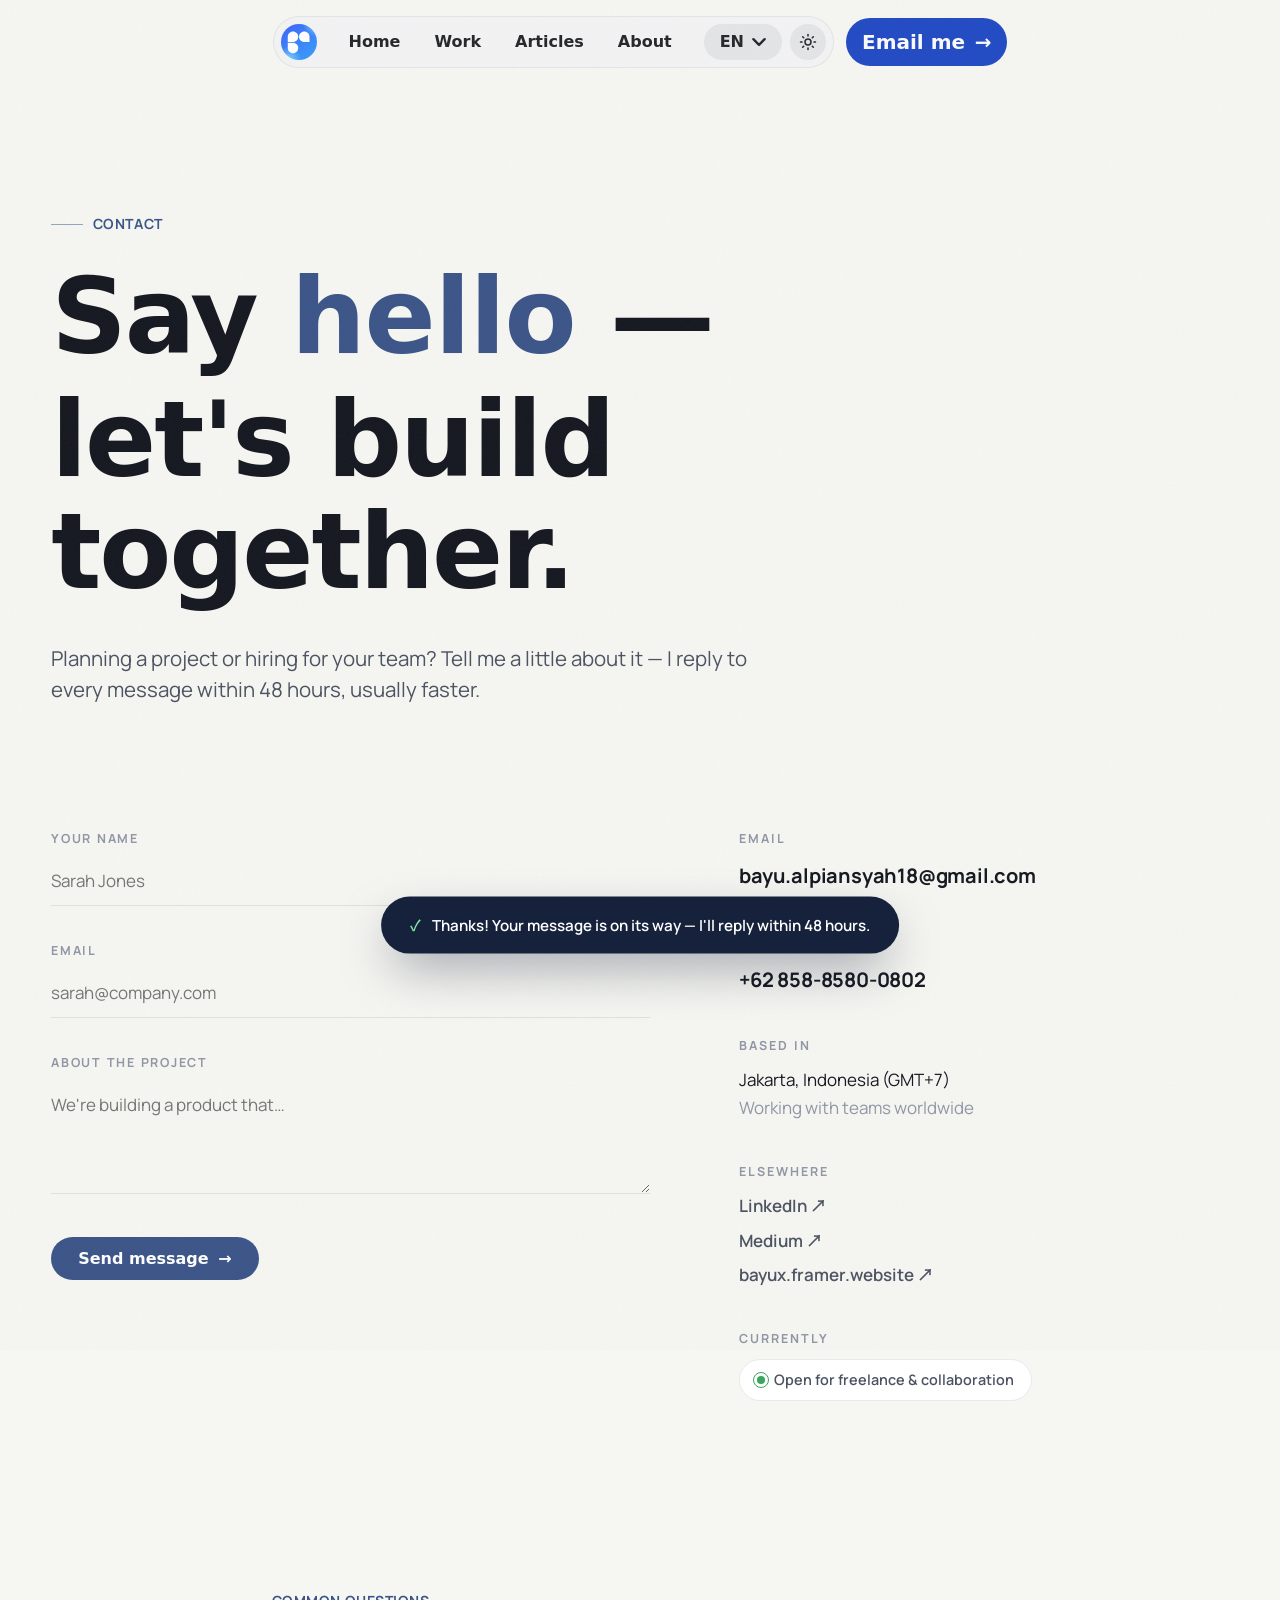
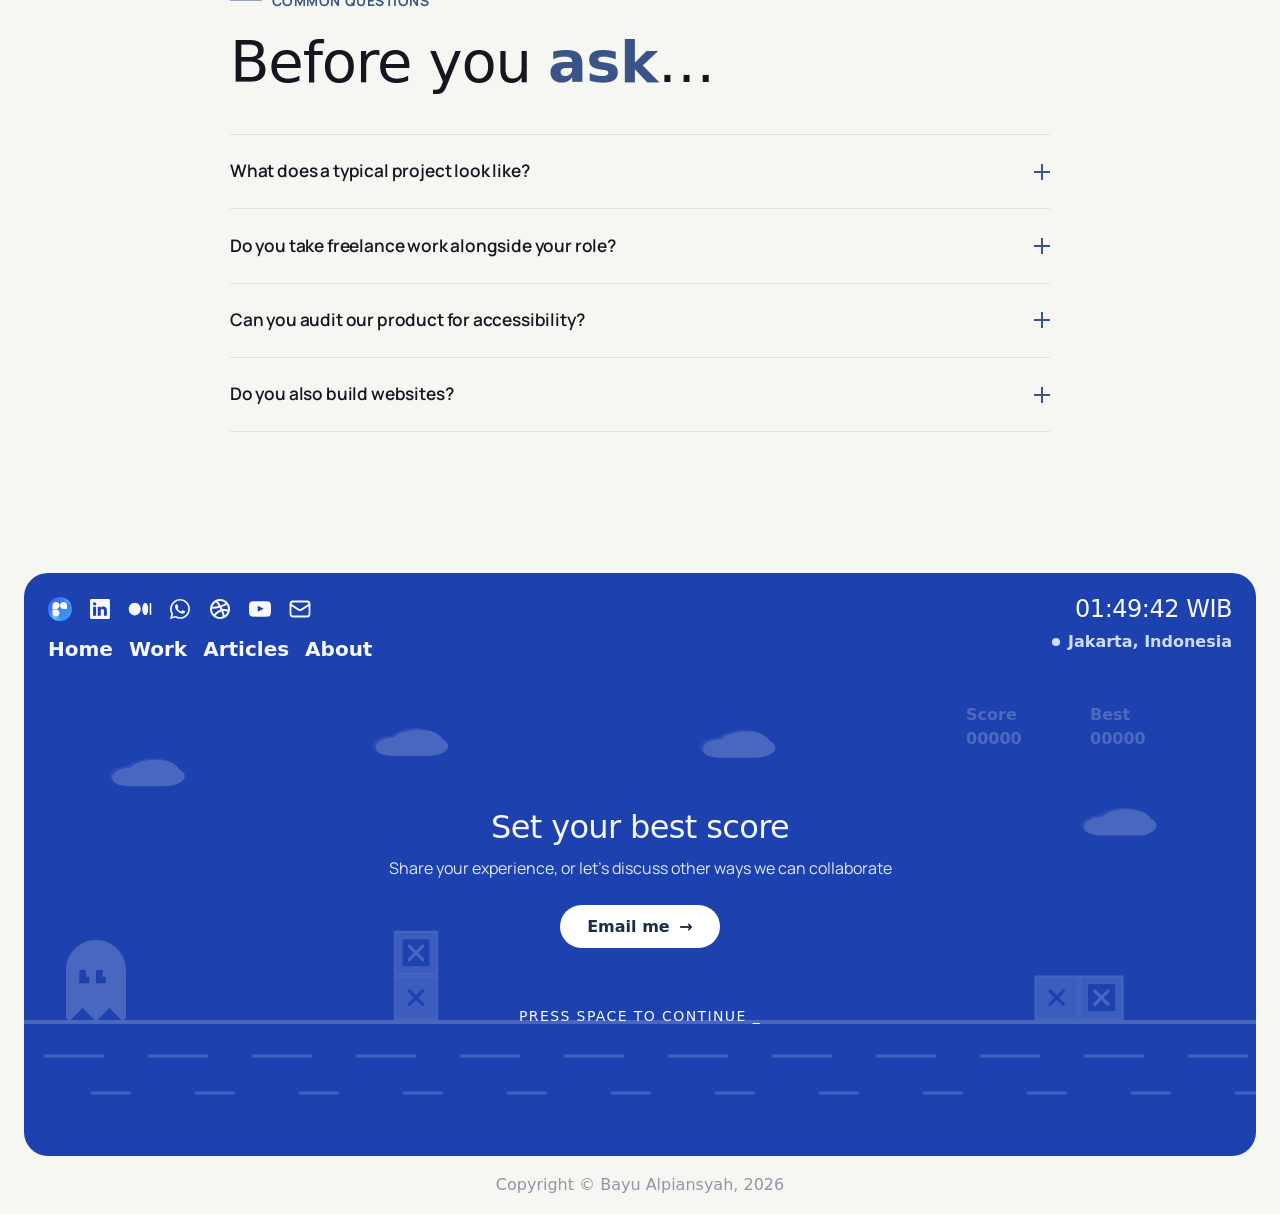
<file: contact.html>
﻿<!DOCTYPE html>
<html lang="en">
<head>
  <meta charset="UTF-8" />
  <meta name="viewport" content="width=device-width, initial-scale=1.0" />
  <title>Contact — Bayu Alpiansyah</title>
  <meta name="description" content="Get in touch with Bayu Alpiansyah — product design, UX, accessibility audits, and websites." />
  <link rel="canonical" href="https://heybayu.com/contact" />
  <meta property="og:type" content="website" />
  <meta property="og:site_name" content="Bayu Alpiansyah" />
  <meta property="og:title" content="Contact — Bayu Alpiansyah" />
  <meta property="og:description" content="Get in touch with Bayu Alpiansyah — product design, UX, accessibility audits, and websites." />
  <meta property="og:url" content="https://heybayu.com/contact" />
  <meta property="og:image" content="https://heybayu.com/assets/og-image.png" />
  <meta property="og:image:width" content="1200" />
  <meta property="og:image:height" content="630" />
  <meta name="twitter:card" content="summary_large_image" />
  <meta name="twitter:title" content="Contact — Bayu Alpiansyah" />
  <meta name="twitter:description" content="Get in touch with Bayu Alpiansyah — product design, UX, accessibility audits, and websites." />
  <meta name="twitter:image" content="https://heybayu.com/assets/og-image.png" />
  <script>(function(){var t;try{t=localStorage.getItem("theme")}catch(e){}if(!t)t="light";document.documentElement.setAttribute("data-theme",t);})();</script>
    <link rel="icon" href="/favicon.svg" type="image/svg+xml" />
  <link rel="icon" href="/assets/logo.svg" type="image/svg+xml" />
  <link rel="manifest" href="/site.webmanifest" />
  <link rel="preconnect" href="https://fonts.googleapis.com" />
  <link rel="preconnect" href="https://fonts.gstatic.com" crossorigin />
    <link href="https://fonts.googleapis.com/css2?family=Manrope:wght@400;500;600;700;800&family=Noto+Sans+JP:wght@400;500;700&display=swap" rel="stylesheet" />
  <link href="https://api.fontshare.com/v2/css?f[]=satoshi@900,700,500,400,300&display=swap" rel="stylesheet" />
  <link rel="stylesheet" href="css/style.css" />
</head>
<body data-page="contact">

  <div class="page-transition"><span class="pt-mark">bayu.</span></div>

  <header class="site-header">
    <div class="container nav">
      <div class="nav-capsule">
        <a href="index.html" class="logo magnetic" aria-label="Bayu Alpiansyah — Home"><img src="assets/logo.svg" alt="Bayu Alpiansyah" class="logo-mark" width="36" height="36" /></a>
        <nav class="nav-links" aria-label="Main navigation">
          <a href="index.html" class="nav-link" data-i18n="nav.home">Home</a>
          <a href="work.html" class="nav-link" data-i18n="nav.work">Work</a>
          <a href="articles.html" class="nav-link" data-i18n="nav.articles">Articles</a>
          <a href="about.html" class="nav-link" data-i18n="nav.about">About</a>
        </nav>
        <div class="nav-controls">
          <div class="lang-switch">
            <button type="button" class="lang-trigger" aria-haspopup="listbox" aria-expanded="false" aria-label="Change language">
              <span data-lang-label>EN</span>
              <svg class="lang-caret" viewBox="0 0 10 6" fill="none" stroke="currentColor" stroke-width="1.7" stroke-linecap="round" stroke-linejoin="round" aria-hidden="true"><path d="M1 1l4 4 4-4"/></svg>
            </button>
            <div class="lang-menu" role="listbox">
              <button type="button" role="option" data-lang="id">ID</button>
              <button type="button" role="option" data-lang="en" class="is-active">EN</button>
              <button type="button" role="option" data-lang="ja">JP</button>
            </div>
          </div>
          <button class="theme-toggle" aria-label="Toggle dark mode">
            <svg class="ic-sun" viewBox="0 0 24 24" fill="none" stroke="currentColor" stroke-width="2" stroke-linecap="round"><circle cx="12" cy="12" r="4"/><path d="M12 2v2M12 20v2M4.9 4.9l1.4 1.4M17.7 17.7l1.4 1.4M2 12h2M20 12h2M4.9 19.1l1.4-1.4M17.7 6.3l1.4-1.4"/></svg>
            <svg class="ic-moon" viewBox="0 0 24 24" fill="none" stroke="currentColor" stroke-width="2" stroke-linecap="round" stroke-linejoin="round"><path d="M21 12.8A9 9 0 1 1 11.2 3 7 7 0 0 0 21 12.8z"/></svg>
          </button>
        </div>
        <button class="menu-toggle" aria-label="Menu" aria-expanded="false">
          <svg class="ic-menu-icon" viewBox="0 0 24 24" fill="none" stroke="currentColor" stroke-width="2" stroke-linecap="round" stroke-linejoin="round" aria-hidden="true"><path d="M3 6h18M3 12h18M3 18h18"/></svg>
          <svg class="ic-close-icon" viewBox="0 0 24 24" fill="none" stroke="currentColor" stroke-width="2" stroke-linecap="round" aria-hidden="true"><path d="M6 6l12 12M18 6L6 18"/></svg>
        </button>
      </div>
      <a href="mailto:bayu.alpiansyah18@gmail.com" class="btn btn--nav magnetic"><span data-i18n="footer.btn">Email me</span><span class="arrow">→</span></a>
    </div>
  </header>

  <div class="mobile-menu">
    <div class="mobile-menu-top">
      <a href="index.html" class="logo" aria-label="Bayu Alpiansyah — Home"><img src="assets/logo.svg" alt="Bayu Alpiansyah" class="logo-mark" width="44" height="44" /></a>
      <div class="mobile-menu-controls">
        <div class="lang-switch">
          <button type="button" class="lang-trigger" aria-haspopup="listbox" aria-expanded="false" aria-label="Change language">
            <span data-lang-label>EN</span>
            <svg class="lang-caret" viewBox="0 0 10 6" fill="none" stroke="currentColor" stroke-width="1.7" stroke-linecap="round" stroke-linejoin="round" aria-hidden="true"><path d="M1 1l4 4 4-4"/></svg>
          </button>
          <div class="lang-menu" role="listbox">
            <button type="button" role="option" data-lang="id">ID</button>
            <button type="button" role="option" data-lang="en" class="is-active">EN</button>
            <button type="button" role="option" data-lang="ja">JP</button>
          </div>
        </div>
        <button class="theme-toggle" aria-label="Toggle dark mode">
          <svg class="ic-sun" viewBox="0 0 24 24" fill="none" stroke="currentColor" stroke-width="2" stroke-linecap="round"><circle cx="12" cy="12" r="4"/><path d="M12 2v2M12 20v2M4.9 4.9l1.4 1.4M17.7 17.7l1.4 1.4M2 12h2M20 12h2M4.9 19.1l1.4-1.4M17.7 6.3l1.4-1.4"/></svg>
          <svg class="ic-moon" viewBox="0 0 24 24" fill="none" stroke="currentColor" stroke-width="2" stroke-linecap="round" stroke-linejoin="round"><path d="M21 12.8A9 9 0 1 1 11.2 3 7 7 0 0 0 21 12.8z"/></svg>
        </button>
        <button type="button" class="mobile-close" aria-label="Close menu"><svg viewBox="0 0 24 24" fill="none" stroke="currentColor" stroke-width="2" stroke-linecap="round" aria-hidden="true"><path d="M6 6l12 12M18 6L6 18"/></svg></button>
      </div>
    </div>
    <nav class="mobile-menu-links" aria-label="Mobile navigation">
      <a href="index.html" data-i18n="nav.home">Home</a>
      <a href="work.html" data-i18n="nav.work">Work</a>
      <a href="articles.html" data-i18n="nav.articles">Articles</a>
      <a href="about.html" data-i18n="nav.about">About</a>
    </nav>
    <div class="mobile-menu-bottom">
      <a href="mailto:bayu.alpiansyah18@gmail.com" class="btn mobile-cta"><span data-i18n="footer.btn">Email me</span><span class="arrow">→</span></a>
      <div class="mobile-social">
        <a href="https://wa.me/6285885800802" target="_blank" rel="noopener" aria-label="WhatsApp"><svg viewBox="0 0 36 36" fill="none" xmlns="http://www.w3.org/2000/svg" aria-hidden="true"><path d="M24.9 21C24.6 20.85 22.65 19.95 22.35 19.8C22.05 19.65 21.75 19.65 21.45 19.95C21.15 20.25 20.55 21.15 20.25 21.45C20.1 21.75 19.8 21.75 19.5 21.6C18.45 21.15 17.4 20.55 16.5 19.8C15.75 19.05 15 18.15 14.4 17.25C14.25 16.95 14.4 16.65 14.55 16.5C14.7 16.35 14.85 16.05 15.15 15.9C15.3 15.75 15.45 15.45 15.45 15.3C15.6 15.15 15.6 14.85 15.45 14.7C15.3 14.55 14.55 12.75 14.25 12C14.1 10.95 13.8 10.95 13.5 10.95H12.75C12.45 10.95 12 11.25 11.85 11.4C10.95 12.3 10.5 13.35 10.5 14.55C10.65 15.9 11.1 17.25 12 18.45C13.65 20.85 15.75 22.8 18.3 24C19.05 24.3 19.65 24.6 20.4 24.75C21.15 25.05 21.9 25.05 22.8 24.9C23.85 24.75 24.75 24 25.35 23.1C25.65 22.5 25.65 21.9 25.5 21.3L24.9 21ZM28.65 7.35C22.8 1.5 13.35 1.5 7.5 7.35C2.7 12.15 1.8 19.5 5.1 25.35L3 33L10.95 30.9C13.2 32.1 15.6 32.7 18 32.7C26.25 32.7 32.85 26.1 32.85 17.85C33 13.95 31.35 10.2 28.65 7.35ZM24.6 28.35C22.65 29.55 20.4 30.3 18 30.3C15.75 30.3 13.65 29.7 11.7 28.65L11.25 28.35L6.6 29.55L7.8 25.05L7.5 24.6C3.9 18.6 5.7 11.1 11.55 7.35C17.4 3.6 24.9 5.55 28.5 11.25C32.1 17.1 30.45 24.75 24.6 28.35Z" fill="currentColor"/></svg></a>
        <a href="https://www.linkedin.com/in/bayu-alpiansyah/" target="_blank" rel="noopener" aria-label="LinkedIn"><svg viewBox="0 0 36 36" fill="none" xmlns="http://www.w3.org/2000/svg" aria-hidden="true"><path d="M30.7048 3H5.29484C5.00921 2.99603 4.72559 3.04837 4.46019 3.15402C4.19479 3.25968 3.9528 3.41658 3.74804 3.61576C3.54328 3.81495 3.37977 4.05252 3.26683 4.31491C3.1539 4.5773 3.09376 4.85936 3.08984 5.145V30.855C3.09376 31.1406 3.1539 31.4227 3.26683 31.6851C3.37977 31.9475 3.54328 32.185 3.74804 32.3842C3.9528 32.5834 4.19479 32.7403 4.46019 32.846C4.72559 32.9516 5.00921 33.004 5.29484 33H30.7048C30.9905 33.004 31.2741 32.9516 31.5395 32.846C31.8049 32.7403 32.0469 32.5834 32.2516 32.3842C32.4564 32.185 32.6199 31.9475 32.7329 31.6851C32.8458 31.4227 32.9059 31.1406 32.9098 30.855V5.145C32.9059 4.85936 32.8458 4.5773 32.7329 4.31491C32.6199 4.05252 32.4564 3.81495 32.2516 3.61576C32.0469 3.41658 31.8049 3.25968 31.5395 3.15402C31.2741 3.04837 30.9905 2.99603 30.7048 3ZM12.1348 28.11H7.63484V14.61H12.1348V28.11ZM9.88484 12.72C9.26424 12.72 8.66905 12.4735 8.23021 12.0346C7.79138 11.5958 7.54484 11.0006 7.54484 10.38C7.54484 9.75939 7.79138 9.1642 8.23021 8.72537C8.66905 8.28653 9.26424 8.04 9.88484 8.04C10.2144 8.00262 10.5481 8.03528 10.8642 8.13582C11.1802 8.23636 11.4715 8.40253 11.7188 8.62344C11.9662 8.84435 12.1641 9.11501 12.2996 9.41772C12.4352 9.72042 12.5052 10.0483 12.5052 10.38C12.5052 10.7117 12.4352 11.0396 12.2996 11.3423C12.1641 11.645 11.9662 11.9156 11.7188 12.1366C11.4715 12.3575 11.1802 12.5236 10.8642 12.6242C10.5481 12.7247 10.2144 12.7574 9.88484 12.72ZM28.3648 28.11H23.8648V20.865C23.8648 19.05 23.2198 17.865 21.5848 17.865C21.0788 17.8687 20.5861 18.0274 20.1731 18.3198C19.7601 18.6121 19.4466 19.024 19.2748 19.5C19.1575 19.8526 19.1066 20.2239 19.1248 20.595V28.095H14.6248C14.6248 28.095 14.6248 15.825 14.6248 14.595H19.1248V16.5C19.5336 15.7907 20.1282 15.2063 20.8445 14.8098C21.5608 14.4133 22.3717 14.2198 23.1898 14.25C26.1898 14.25 28.3648 16.185 28.3648 20.34V28.11Z" fill="currentColor"/></svg></a>
        <a href="https://www.youtube.com/@bayuxdesign" target="_blank" rel="noopener" aria-label="YouTube"><svg viewBox="0 0 36 36" fill="none" xmlns="http://www.w3.org/2000/svg" aria-hidden="true"><path d="M34.4995 14.565C34.5737 12.418 34.1042 10.287 33.1346 8.37C32.4767 7.5834 31.5636 7.05256 30.5546 6.87C26.3808 6.49129 22.1898 6.33607 17.9996 6.405C13.8245 6.33294 9.64861 6.48315 5.48955 6.855C4.66728 7.00457 3.90633 7.39026 3.29955 7.965C1.94955 9.21 1.79955 11.34 1.64955 13.14C1.43192 16.3763 1.43192 19.6237 1.64955 22.86C1.69295 23.8731 1.84379 24.8787 2.09955 25.86C2.28041 26.6176 2.64634 27.3185 3.16455 27.9C3.77545 28.5052 4.55413 28.9128 5.39955 29.07C8.63343 29.4692 11.8919 29.6346 15.1496 29.565C20.3996 29.64 25.0046 29.565 30.4496 29.145C31.3157 28.9975 32.1163 28.5893 32.7446 27.975C33.1645 27.5549 33.4782 27.0406 33.6596 26.475C34.196 24.8289 34.4595 23.1062 34.4396 21.375C34.4995 20.535 34.4995 15.465 34.4995 14.565ZM14.6096 22.275V12.99L23.4896 17.655C20.9996 19.035 17.7146 20.595 14.6096 22.275Z" fill="currentColor"/></svg></a>
        <a href="https://dribbble.com/bayu_alpiansyah" target="_blank" rel="noopener" aria-label="Dribbble"><svg viewBox="0 0 36 36" fill="none" xmlns="http://www.w3.org/2000/svg" aria-hidden="true"><path d="M18 3C15.0333 3 12.1332 3.87973 9.66645 5.52796C7.19972 7.17618 5.27713 9.51886 4.14181 12.2597C3.0065 15.0006 2.70945 18.0166 3.28823 20.9264C3.86701 23.8361 5.29562 26.5088 7.39341 28.6066C9.49119 30.7044 12.1639 32.133 15.0737 32.7118C17.9834 33.2906 20.9994 32.9935 23.7403 31.8582C26.4812 30.7229 28.8238 28.8003 30.4721 26.3336C32.1203 23.8668 33 20.9667 33 18C33 16.0302 32.612 14.0796 31.8582 12.2597C31.1044 10.4399 29.9995 8.78628 28.6066 7.3934C27.2137 6.00052 25.5601 4.89563 23.7403 4.14181C21.9204 3.38799 19.9698 3 18 3ZM18 6C21.0821 5.99877 24.0447 7.1924 26.265 9.33C23.973 10.6743 21.5443 11.7705 19.02 12.6C17.7637 10.4352 16.3234 8.38266 14.715 6.465C15.783 6.1575 16.8887 6.00098 18 6ZM11.835 7.725C13.4065 9.52276 14.817 11.4552 16.05 13.5C13.1057 14.2311 10.0838 14.6038 7.05001 14.61H6.51001C7.36081 11.7295 9.26091 9.27271 11.835 7.725ZM9.00001 25.965C7.04814 23.7731 5.97913 20.9349 6.00001 18C6.00001 17.85 6.00001 17.7 6.00001 17.565H7.02001C10.5711 17.5333 14.1021 17.0288 17.52 16.065C18 16.98 18.45 17.925 18.885 18.9C16.5472 19.7241 14.37 20.9472 12.45 22.515L12 22.875C10.9307 23.8354 9.92834 24.8678 9.00001 25.965ZM18 30C15.6091 30.0053 13.2723 29.2891 11.295 27.945C12.0253 27.1074 12.8068 26.3159 13.635 25.575L14.115 25.17C15.8898 23.6773 17.9235 22.5232 20.115 21.765C21.017 24.204 21.7193 26.7122 22.215 29.265C20.8647 29.758 19.4375 30.0069 18 30ZM24.945 27.765C24.4543 25.4948 23.8128 23.2599 23.025 21.075H23.535C23.5941 21.0604 23.6559 21.0604 23.715 21.075H23.88H24.03H24.75C26.3285 21.0795 27.8952 21.3482 29.385 21.87C28.5665 24.2555 27.0118 26.3197 24.945 27.765ZM24.75 18C24.435 18 24.12 18 23.82 18C23.6258 17.9755 23.4292 17.9755 23.235 18C22.8273 18.025 22.4216 18.0751 22.02 18.15H21.87C21.435 17.145 20.985 16.17 20.49 15.15C23.1759 14.2276 25.7556 13.0207 28.185 11.55C29.3902 13.4841 30.0197 15.7213 30 18C30 18.255 30 18.51 30 18.765C28.3 18.2403 26.529 17.9823 24.75 18Z" fill="currentColor"/></svg></a>
        <a href="https://medium.com/@bayu.alpiansyah" target="_blank" rel="noopener" aria-label="Medium"><svg viewBox="0 0 36 36" fill="none" xmlns="http://www.w3.org/2000/svg" aria-hidden="true"><path d="M19.125 18C19.125 23.2728 15.0877 27.5625 10.125 27.5625C5.16234 27.5625 1.125 23.2728 1.125 18C1.125 12.7272 5.16234 8.4375 10.125 8.4375C15.0877 8.4375 19.125 12.7273 19.125 18ZM25.875 9C25.0759 9 23.5688 9.38823 22.4545 11.9884C21.7584 13.6126 21.375 15.7477 21.375 18C21.375 20.2523 21.7584 22.3874 22.4545 24.0116C23.5688 26.6118 25.0759 27 25.875 27C26.6741 27 28.1812 26.6118 29.2955 24.0116C29.9916 22.3874 30.375 20.2523 30.375 18C30.375 15.7477 29.9916 13.6126 29.2955 11.9884C28.1812 9.38823 26.6741 9 25.875 9ZM33.75 9C33.4516 9.00001 33.1655 9.11855 32.9545 9.32952C32.7435 9.5405 32.625 9.82664 32.625 10.125V25.875C32.625 26.1734 32.7435 26.4595 32.9545 26.6705C33.1655 26.8815 33.4516 27 33.75 27C34.0484 27 34.3345 26.8815 34.5455 26.6705C34.7565 26.4595 34.875 26.1734 34.875 25.875V10.125C34.875 9.82664 34.7565 9.5405 34.5455 9.32952C34.3345 9.11855 34.0484 9.00001 33.75 9Z" fill="currentColor"/></svg></a>
      </div>
    </div>
  </div>

  <main>
    <!-- ===== Page hero ===== -->
    <section class="page-hero">
      <div class="container">
        <p class="eyebrow reveal" data-i18n="contact.eyebrow">Contact</p>
        <h1 class="display">
          <span class="line"><span class="li" data-i18n-html="contact.h1.l1">Say <em>hello</em> —</span></span>
          <span class="line"><span class="li" data-i18n-html="contact.h1.l2">let's build together.</span></span>
        </h1>
        <p class="lead reveal" style="--rd:.3s" data-i18n="contact.lead">Planning a project or hiring for your team? Tell me a little about it — I reply to every message within 48 hours, usually faster.</p>
      </div>
    </section>

    <!-- ===== Form + aside ===== -->
    <section class="section" style="padding-top:clamp(2rem,4vw,3rem)">
      <div class="container contact-grid">
        <form class="contact-form reveal" novalidate>
          <!-- Web3Forms — replace the value below with your own free access key from https://web3forms.com -->
          <input type="hidden" name="access_key" value="845f133b-0084-4290-9937-6f1626f69f2d" />
          <input type="hidden" name="subject" value="New message from your portfolio contact form" />
          <input type="hidden" name="from_name" value="Portfolio — Bayu Alpiansyah" />
          <!-- Honeypot: real users leave this empty; bots that tick it are rejected -->
          <input type="checkbox" name="botcheck" style="display:none" tabindex="-1" autocomplete="off" aria-hidden="true" />
          <div class="form-field">
            <label for="f-name" data-i18n="contact.f.name">Your name</label>
            <input id="f-name" type="text" name="name" placeholder="Sarah Jones" data-i18n-ph="contact.f.name.ph" required />
            <span class="focus-line"></span>
          </div>
          <div class="form-field">
            <label for="f-email" data-i18n="contact.f.email">Email</label>
            <input id="f-email" type="email" name="email" placeholder="sarah@company.com" data-i18n-ph="contact.f.email.ph" required />
            <span class="focus-line"></span>
          </div>
          <div class="form-field">
            <label for="f-message" data-i18n="contact.f.msg">About the project</label>
            <textarea id="f-message" name="message" placeholder="We're building a product that…" data-i18n-ph="contact.f.msg.ph" required></textarea>
            <span class="focus-line"></span>
          </div>
          <button type="submit" class="btn magnetic"><span data-i18n="contact.f.send">Send message</span><span class="arrow">→</span></button>
        </form>

        <aside class="contact-aside reveal" style="--rd:.15s">
          <div class="aside-block">
            <p class="aside-label" data-i18n="contact.a.email">Email</p>
            <a href="mailto:bayu.alpiansyah18@gmail.com" class="big-link">bayu.alpiansyah18@gmail.com</a>
          </div>
          <div class="aside-block">
            <p class="aside-label" data-i18n="contact.a.phone">Phone / WhatsApp</p>
            <a href="https://wa.me/6285885800802" target="_blank" rel="noopener" class="big-link">+62 858-8580-0802</a>
          </div>
          <div class="aside-block">
            <p class="aside-label" data-i18n="contact.a.based">Based in</p>
            <p>Jakarta, Indonesia (GMT+7)<br /><span class="muted" data-i18n="contact.a.remote">Working with teams worldwide</span></p>
          </div>
          <div class="aside-block">
            <p class="aside-label" data-i18n="contact.a.elsewhere">Elsewhere</p>
            <div class="socials" style="flex-direction:column;gap:.4rem;align-items:flex-start">
              <a href="https://www.linkedin.com/in/bayu-alpiansyah/" target="_blank" rel="noopener">LinkedIn ↗</a>
              <a href="https://medium.com/@bayu.alpiansyah" target="_blank" rel="noopener">Medium ↗</a>
              <a href="https://bayux.framer.website" target="_blank" rel="noopener">bayux.framer.website ↗</a>
            </div>
          </div>
          <div class="aside-block">
            <p class="aside-label" data-i18n="contact.a.now">Currently</p>
            <span class="availability"><span class="pulse"></span><span data-i18n="contact.avail">Open for freelance &amp; collaboration</span></span>
          </div>
        </aside>
      </div>
    </section>

    <!-- ===== FAQ ===== -->
    <section class="section" style="padding-top:0;padding-bottom:0">
      <div class="container" style="max-width:820px">
        <p class="eyebrow reveal" data-i18n="contact.faq.eyebrow">Common questions</p>
        <h2 class="h2 reveal" style="margin-bottom:2.5rem" data-i18n-html="contact.faq.h">Before you <em>ask</em>…</h2>

        <div class="faq reveal">
          <div class="faq-item">
            <button class="faq-q"><span data-i18n="contact.q1">What does a typical project look like?</span><span class="fx"></span></button>
            <div class="faq-a"><div><p data-i18n="contact.a1">Most engagements run 6–14 weeks: a discovery sprint, weekly design cycles with prototypes and testing, then a developer-ready handoff.</p></div></div>
          </div>
          <div class="faq-item">
            <button class="faq-q"><span data-i18n="contact.q2">Do you take freelance work alongside your role?</span><span class="fx"></span></button>
            <div class="faq-a"><div><p data-i18n="contact.a2">Yes — I take a limited number of freelance projects that don't conflict with my current work: mostly websites, mobile apps, and design audits.</p></div></div>
          </div>
          <div class="faq-item">
            <button class="faq-q"><span data-i18n="contact.q3">Can you audit our product for accessibility?</span><span class="fx"></span></button>
            <div class="faq-a"><div><p data-i18n="contact.a3">Absolutely. I trained in digital accessibility (A11y Bootcamp by Suarise) and audit with Stark, WAVE, and manual testing.</p></div></div>
          </div>
          <div class="faq-item">
            <button class="faq-q"><span data-i18n="contact.q4">Do you also build websites?</span><span class="fx"></span></button>
            <div class="faq-a"><div><p data-i18n="contact.a4">Yes — I design and deploy landing pages and marketing sites across several platforms (Framer, WordPress, Cloudflare Pages). I focus on static sites rather than complex web apps.</p></div></div>
          </div>
        </div>
      </div>
    </section>
  </main>

  <div class="toast"><span class="check">✓</span><span data-i18n="contact.toast">Thanks! Your message is on its way — I'll reply within 48 hours.</span></div>

  <!-- ===== Mega Footer ===== -->
  <footer class="game-footer" id="gameFooter">
    <div class="gf-card">
      <div class="gf-top">
        <div class="gf-brand">
          <div class="gf-icons">
            <a class="gf-logo" href="index.html" aria-label="Home"><img src="assets/logo.svg" alt="Bayu Alpiansyah" width="24" height="24"></a>
            <a href="https://www.linkedin.com/in/bayu-alpiansyah/" target="_blank" rel="noopener" aria-label="LinkedIn"><svg viewBox="0 0 36 36" fill="none" xmlns="http://www.w3.org/2000/svg" aria-hidden="true"><path d="M30.7048 3H5.29484C5.00921 2.99603 4.72559 3.04837 4.46019 3.15402C4.19479 3.25968 3.9528 3.41658 3.74804 3.61576C3.54328 3.81495 3.37977 4.05252 3.26683 4.31491C3.1539 4.5773 3.09376 4.85936 3.08984 5.145V30.855C3.09376 31.1406 3.1539 31.4227 3.26683 31.6851C3.37977 31.9475 3.54328 32.185 3.74804 32.3842C3.9528 32.5834 4.19479 32.7403 4.46019 32.846C4.72559 32.9516 5.00921 33.004 5.29484 33H30.7048C30.9905 33.004 31.2741 32.9516 31.5395 32.846C31.8049 32.7403 32.0469 32.5834 32.2516 32.3842C32.4564 32.185 32.6199 31.9475 32.7329 31.6851C32.8458 31.4227 32.9059 31.1406 32.9098 30.855V5.145C32.9059 4.85936 32.8458 4.5773 32.7329 4.31491C32.6199 4.05252 32.4564 3.81495 32.2516 3.61576C32.0469 3.41658 31.8049 3.25968 31.5395 3.15402C31.2741 3.04837 30.9905 2.99603 30.7048 3ZM12.1348 28.11H7.63484V14.61H12.1348V28.11ZM9.88484 12.72C9.26424 12.72 8.66905 12.4735 8.23021 12.0346C7.79138 11.5958 7.54484 11.0006 7.54484 10.38C7.54484 9.75939 7.79138 9.1642 8.23021 8.72537C8.66905 8.28653 9.26424 8.04 9.88484 8.04C10.2144 8.00262 10.5481 8.03528 10.8642 8.13582C11.1802 8.23636 11.4715 8.40253 11.7188 8.62344C11.9662 8.84435 12.1641 9.11501 12.2996 9.41772C12.4352 9.72042 12.5052 10.0483 12.5052 10.38C12.5052 10.7117 12.4352 11.0396 12.2996 11.3423C12.1641 11.645 11.9662 11.9156 11.7188 12.1366C11.4715 12.3575 11.1802 12.5236 10.8642 12.6242C10.5481 12.7247 10.2144 12.7574 9.88484 12.72ZM28.3648 28.11H23.8648V20.865C23.8648 19.05 23.2198 17.865 21.5848 17.865C21.0788 17.8687 20.5861 18.0274 20.1731 18.3198C19.7601 18.6121 19.4466 19.024 19.2748 19.5C19.1575 19.8526 19.1066 20.2239 19.1248 20.595V28.095H14.6248C14.6248 28.095 14.6248 15.825 14.6248 14.595H19.1248V16.5C19.5336 15.7907 20.1282 15.2063 20.8445 14.8098C21.5608 14.4133 22.3717 14.2198 23.1898 14.25C26.1898 14.25 28.3648 16.185 28.3648 20.34V28.11Z" fill="currentColor"/></svg></a>
            <a href="https://medium.com/@bayu.alpiansyah" target="_blank" rel="noopener" aria-label="Medium"><svg viewBox="0 0 36 36" fill="none" xmlns="http://www.w3.org/2000/svg" aria-hidden="true"><path d="M19.125 18C19.125 23.2728 15.0877 27.5625 10.125 27.5625C5.16234 27.5625 1.125 23.2728 1.125 18C1.125 12.7272 5.16234 8.4375 10.125 8.4375C15.0877 8.4375 19.125 12.7273 19.125 18ZM25.875 9C25.0759 9 23.5688 9.38823 22.4545 11.9884C21.7584 13.6126 21.375 15.7477 21.375 18C21.375 20.2523 21.7584 22.3874 22.4545 24.0116C23.5688 26.6118 25.0759 27 25.875 27C26.6741 27 28.1812 26.6118 29.2955 24.0116C29.9916 22.3874 30.375 20.2523 30.375 18C30.375 15.7477 29.9916 13.6126 29.2955 11.9884C28.1812 9.38823 26.6741 9 25.875 9ZM33.75 9C33.4516 9.00001 33.1655 9.11855 32.9545 9.32952C32.7435 9.5405 32.625 9.82664 32.625 10.125V25.875C32.625 26.1734 32.7435 26.4595 32.9545 26.6705C33.1655 26.8815 33.4516 27 33.75 27C34.0484 27 34.3345 26.8815 34.5455 26.6705C34.7565 26.4595 34.875 26.1734 34.875 25.875V10.125C34.875 9.82664 34.7565 9.5405 34.5455 9.32952C34.3345 9.11855 34.0484 9.00001 33.75 9Z" fill="currentColor"/></svg></a>
            <a href="https://wa.me/6285885800802" target="_blank" rel="noopener" aria-label="WhatsApp"><svg viewBox="0 0 36 36" fill="none" xmlns="http://www.w3.org/2000/svg" aria-hidden="true"><path d="M24.9 21C24.6 20.85 22.65 19.95 22.35 19.8C22.05 19.65 21.75 19.65 21.45 19.95C21.15 20.25 20.55 21.15 20.25 21.45C20.1 21.75 19.8 21.75 19.5 21.6C18.45 21.15 17.4 20.55 16.5 19.8C15.75 19.05 15 18.15 14.4 17.25C14.25 16.95 14.4 16.65 14.55 16.5C14.7 16.35 14.85 16.05 15.15 15.9C15.3 15.75 15.45 15.45 15.45 15.3C15.6 15.15 15.6 14.85 15.45 14.7C15.3 14.55 14.55 12.75 14.25 12C14.1 10.95 13.8 10.95 13.5 10.95H12.75C12.45 10.95 12 11.25 11.85 11.4C10.95 12.3 10.5 13.35 10.5 14.55C10.65 15.9 11.1 17.25 12 18.45C13.65 20.85 15.75 22.8 18.3 24C19.05 24.3 19.65 24.6 20.4 24.75C21.15 25.05 21.9 25.05 22.8 24.9C23.85 24.75 24.75 24 25.35 23.1C25.65 22.5 25.65 21.9 25.5 21.3L24.9 21ZM28.65 7.35C22.8 1.5 13.35 1.5 7.5 7.35C2.7 12.15 1.8 19.5 5.1 25.35L3 33L10.95 30.9C13.2 32.1 15.6 32.7 18 32.7C26.25 32.7 32.85 26.1 32.85 17.85C33 13.95 31.35 10.2 28.65 7.35ZM24.6 28.35C22.65 29.55 20.4 30.3 18 30.3C15.75 30.3 13.65 29.7 11.7 28.65L11.25 28.35L6.6 29.55L7.8 25.05L7.5 24.6C3.9 18.6 5.7 11.1 11.55 7.35C17.4 3.6 24.9 5.55 28.5 11.25C32.1 17.1 30.45 24.75 24.6 28.35Z" fill="currentColor"/></svg></a>
            <a href="https://dribbble.com/bayu_alpiansyah" target="_blank" rel="noopener" aria-label="Dribbble"><svg viewBox="0 0 36 36" fill="none" xmlns="http://www.w3.org/2000/svg" aria-hidden="true"><path d="M18 3C15.0333 3 12.1332 3.87973 9.66645 5.52796C7.19972 7.17618 5.27713 9.51886 4.14181 12.2597C3.0065 15.0006 2.70945 18.0166 3.28823 20.9264C3.86701 23.8361 5.29562 26.5088 7.39341 28.6066C9.49119 30.7044 12.1639 32.133 15.0737 32.7118C17.9834 33.2906 20.9994 32.9935 23.7403 31.8582C26.4812 30.7229 28.8238 28.8003 30.4721 26.3336C32.1203 23.8668 33 20.9667 33 18C33 16.0302 32.612 14.0796 31.8582 12.2597C31.1044 10.4399 29.9995 8.78628 28.6066 7.3934C27.2137 6.00052 25.5601 4.89563 23.7403 4.14181C21.9204 3.38799 19.9698 3 18 3ZM18 6C21.0821 5.99877 24.0447 7.1924 26.265 9.33C23.973 10.6743 21.5443 11.7705 19.02 12.6C17.7637 10.4352 16.3234 8.38266 14.715 6.465C15.783 6.1575 16.8887 6.00098 18 6ZM11.835 7.725C13.4065 9.52276 14.817 11.4552 16.05 13.5C13.1057 14.2311 10.0838 14.6038 7.05001 14.61H6.51001C7.36081 11.7295 9.26091 9.27271 11.835 7.725ZM9.00001 25.965C7.04814 23.7731 5.97913 20.9349 6.00001 18C6.00001 17.85 6.00001 17.7 6.00001 17.565H7.02001C10.5711 17.5333 14.1021 17.0288 17.52 16.065C18 16.98 18.45 17.925 18.885 18.9C16.5472 19.7241 14.37 20.9472 12.45 22.515L12 22.875C10.9307 23.8354 9.92834 24.8678 9.00001 25.965ZM18 30C15.6091 30.0053 13.2723 29.2891 11.295 27.945C12.0253 27.1074 12.8068 26.3159 13.635 25.575L14.115 25.17C15.8898 23.6773 17.9235 22.5232 20.115 21.765C21.017 24.204 21.7193 26.7122 22.215 29.265C20.8647 29.758 19.4375 30.0069 18 30ZM24.945 27.765C24.4543 25.4948 23.8128 23.2599 23.025 21.075H23.535C23.5941 21.0604 23.6559 21.0604 23.715 21.075H23.88H24.03H24.75C26.3285 21.0795 27.8952 21.3482 29.385 21.87C28.5665 24.2555 27.0118 26.3197 24.945 27.765ZM24.75 18C24.435 18 24.12 18 23.82 18C23.6258 17.9755 23.4292 17.9755 23.235 18C22.8273 18.025 22.4216 18.0751 22.02 18.15H21.87C21.435 17.145 20.985 16.17 20.49 15.15C23.1759 14.2276 25.7556 13.0207 28.185 11.55C29.3902 13.4841 30.0197 15.7213 30 18C30 18.255 30 18.51 30 18.765C28.3 18.2403 26.529 17.9823 24.75 18Z" fill="currentColor"/></svg></a>
            <a href="https://www.youtube.com/@bayuxdesign" target="_blank" rel="noopener" aria-label="YouTube"><svg viewBox="0 0 36 36" fill="none" xmlns="http://www.w3.org/2000/svg" aria-hidden="true"><path d="M34.4995 14.565C34.5737 12.418 34.1042 10.287 33.1346 8.37C32.4767 7.5834 31.5636 7.05256 30.5546 6.87C26.3808 6.49129 22.1898 6.33607 17.9996 6.405C13.8245 6.33294 9.64861 6.48315 5.48955 6.855C4.66728 7.00457 3.90633 7.39026 3.29955 7.965C1.94955 9.21 1.79955 11.34 1.64955 13.14C1.43192 16.3763 1.43192 19.6237 1.64955 22.86C1.69295 23.8731 1.84379 24.8787 2.09955 25.86C2.28041 26.6176 2.64634 27.3185 3.16455 27.9C3.77545 28.5052 4.55413 28.9128 5.39955 29.07C8.63343 29.4692 11.8919 29.6346 15.1496 29.565C20.3996 29.64 25.0046 29.565 30.4496 29.145C31.3157 28.9975 32.1163 28.5893 32.7446 27.975C33.1645 27.5549 33.4782 27.0406 33.6596 26.475C34.196 24.8289 34.4595 23.1062 34.4396 21.375C34.4995 20.535 34.4995 15.465 34.4995 14.565ZM14.6096 22.275V12.99L23.4896 17.655C20.9996 19.035 17.7146 20.595 14.6096 22.275Z" fill="currentColor"/></svg></a>
            <a href="mailto:bayu.alpiansyah18@gmail.com" aria-label="Email"><svg viewBox="0 0 24 24" fill="none" stroke="currentColor" stroke-width="1.8" stroke-linecap="round" stroke-linejoin="round" xmlns="http://www.w3.org/2000/svg" aria-hidden="true"><rect x="2.5" y="4.5" width="19" height="15" rx="2.5"/><path d="m21.5 7.5-8.47 5.38a1.94 1.94 0 0 1-2.06 0L2.5 7.5"/></svg></a>
          </div>
          <nav class="gf-nav" aria-label="Footer">
            <a href="index.html" data-i18n="nav.home">Home</a>
            <a href="work.html" data-i18n="nav.work">Work</a>
            <a href="articles.html" data-i18n="nav.articles">Articles</a>
            <a href="about.html" data-i18n="nav.about">About</a>
          </nav>
        </div>
        <div class="gf-time">
          <p class="gf-clock"><span data-clock>--:--:--</span> WIB</p>
          <p class="gf-loc"><span class="live-dot"></span><span data-i18n="footer.loc">Jakarta, Indonesia</span></p>
        </div>
      </div>
      <div class="gf-stage" id="gfStage">
        <div class="gf-scores">
          <div><span data-i18n="gf.score">Score</span><strong id="gfScore">00000</strong></div>
          <div><span data-i18n="gf.best">Best</span><strong id="gfBest">00000</strong></div>
        </div>
        <canvas class="gf-canvas" id="gfCanvas" role="img" aria-label="Mini game: jump over the obstacles"></canvas>
        <div class="gf-overlay is-visible" id="gfOverlay">
          <h2 class="gf-ov-title" data-i18n="gf.title">Set your best score</h2>
          <p class="gf-ov-sub" data-i18n="gf.sub">Share your experience, or let's discuss other ways we can collaborate</p>
          <a class="btn btn--light magnetic gf-ov-btn" href="mailto:bayu.alpiansyah18@gmail.com"><span data-i18n="footer.btn">Email me</span><span class="arrow">→</span></a>
          <p class="gf-ov-press"><span class="gf-press-key" data-i18n="gf.press">PRESS SPACE TO CONTINUE</span><span class="gf-press-tap" data-i18n="gf.tap">TAP TO CONTINUE</span> <span class="gf-cursor">_</span></p>
        </div>
      </div>
    </div>
  </footer>
  <p class="site-copyright" data-i18n="footer.copyright">Copyright © Bayu Alpiansyah, 2026</p>

  <script src="js/vendor/lenis.min.js"></script>
  <script src="js/i18n.js"></script>
  <script src="js/main.js"></script>
  <script src="js/footer-game.js"></script>
</body>
</html>
</file>
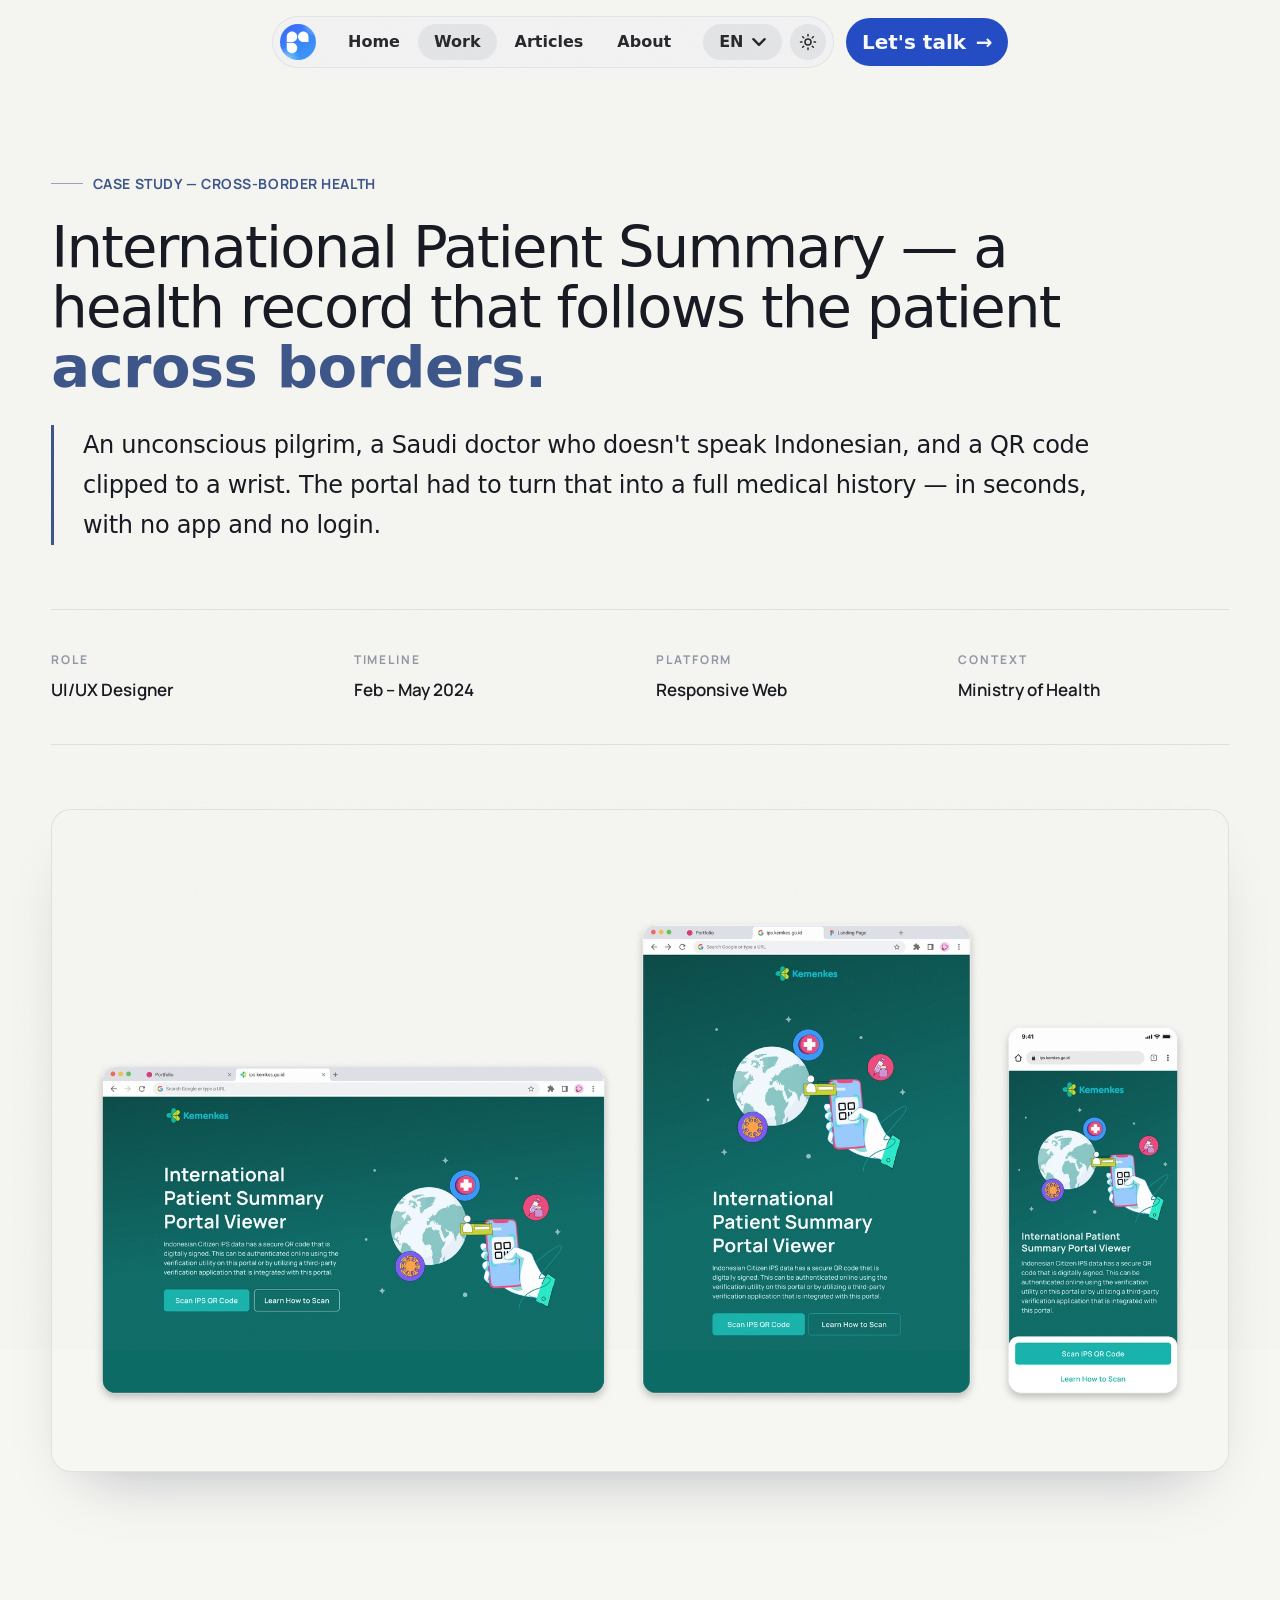
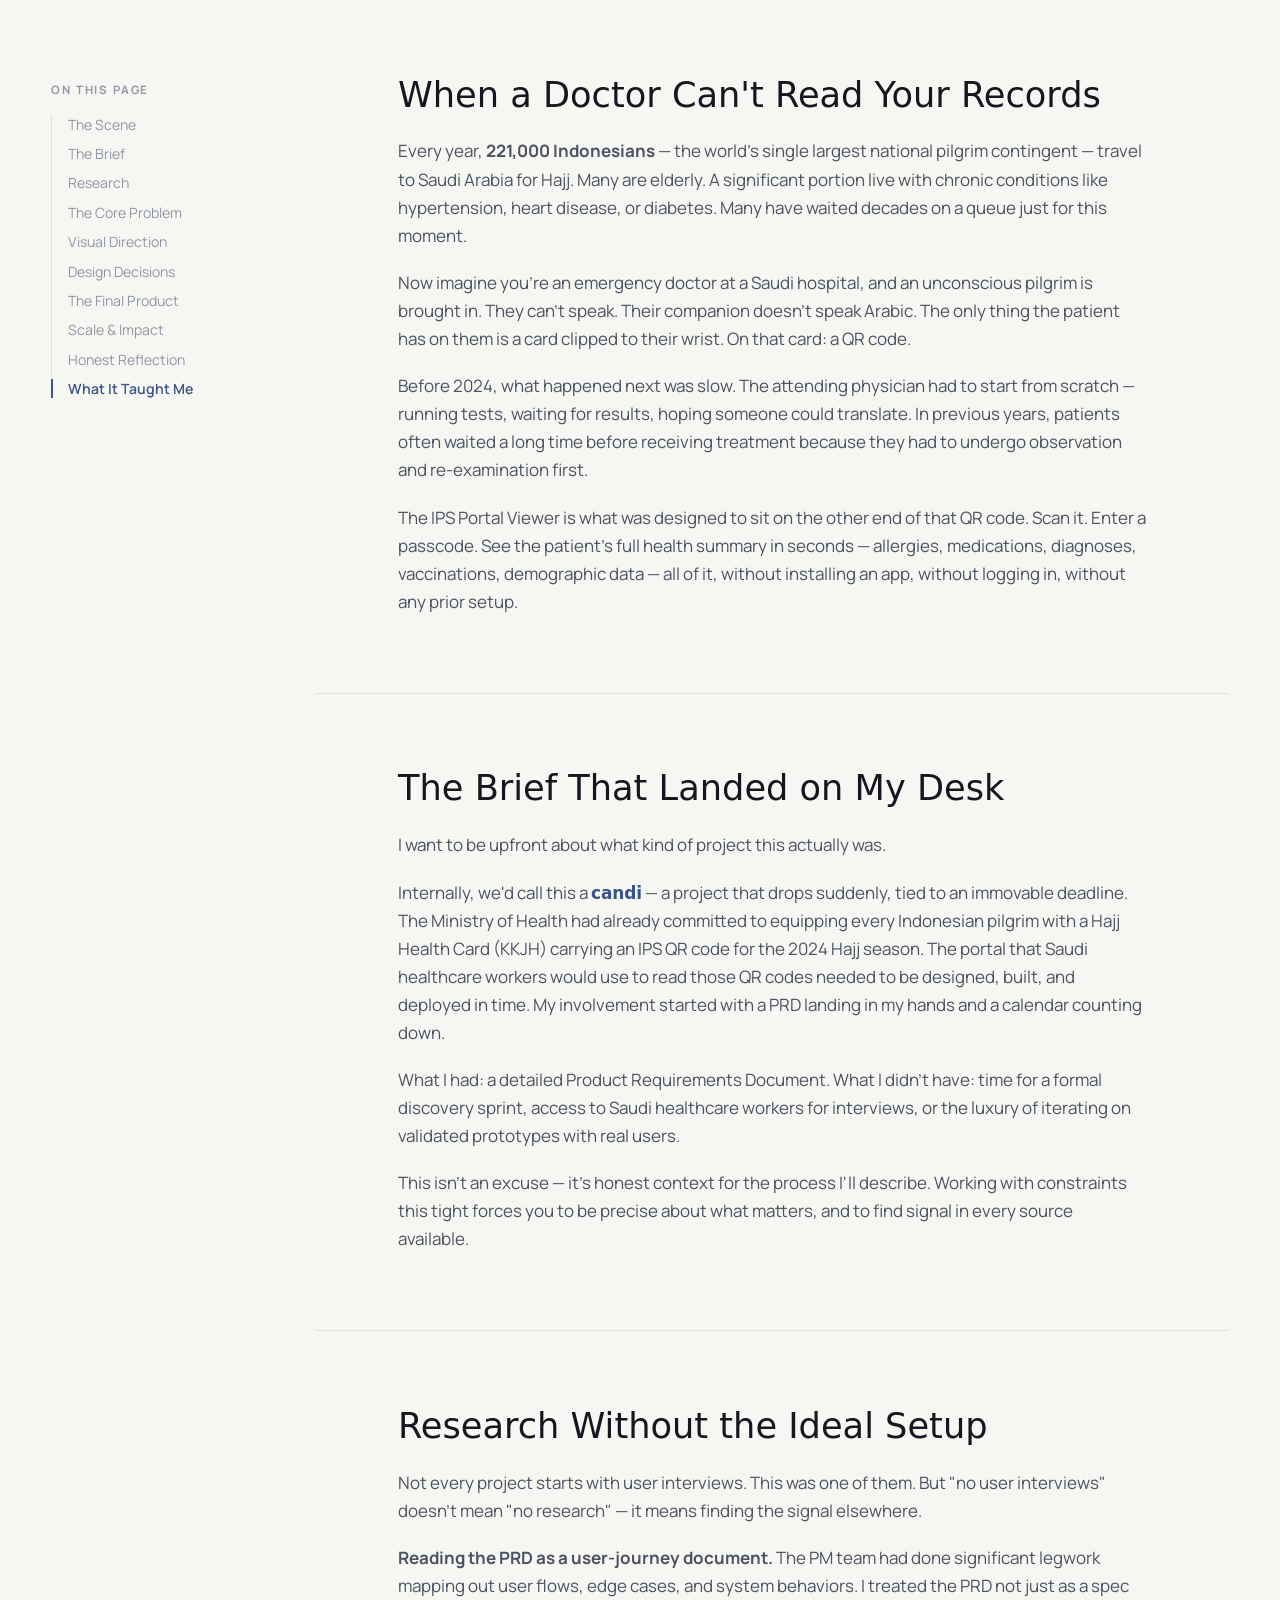
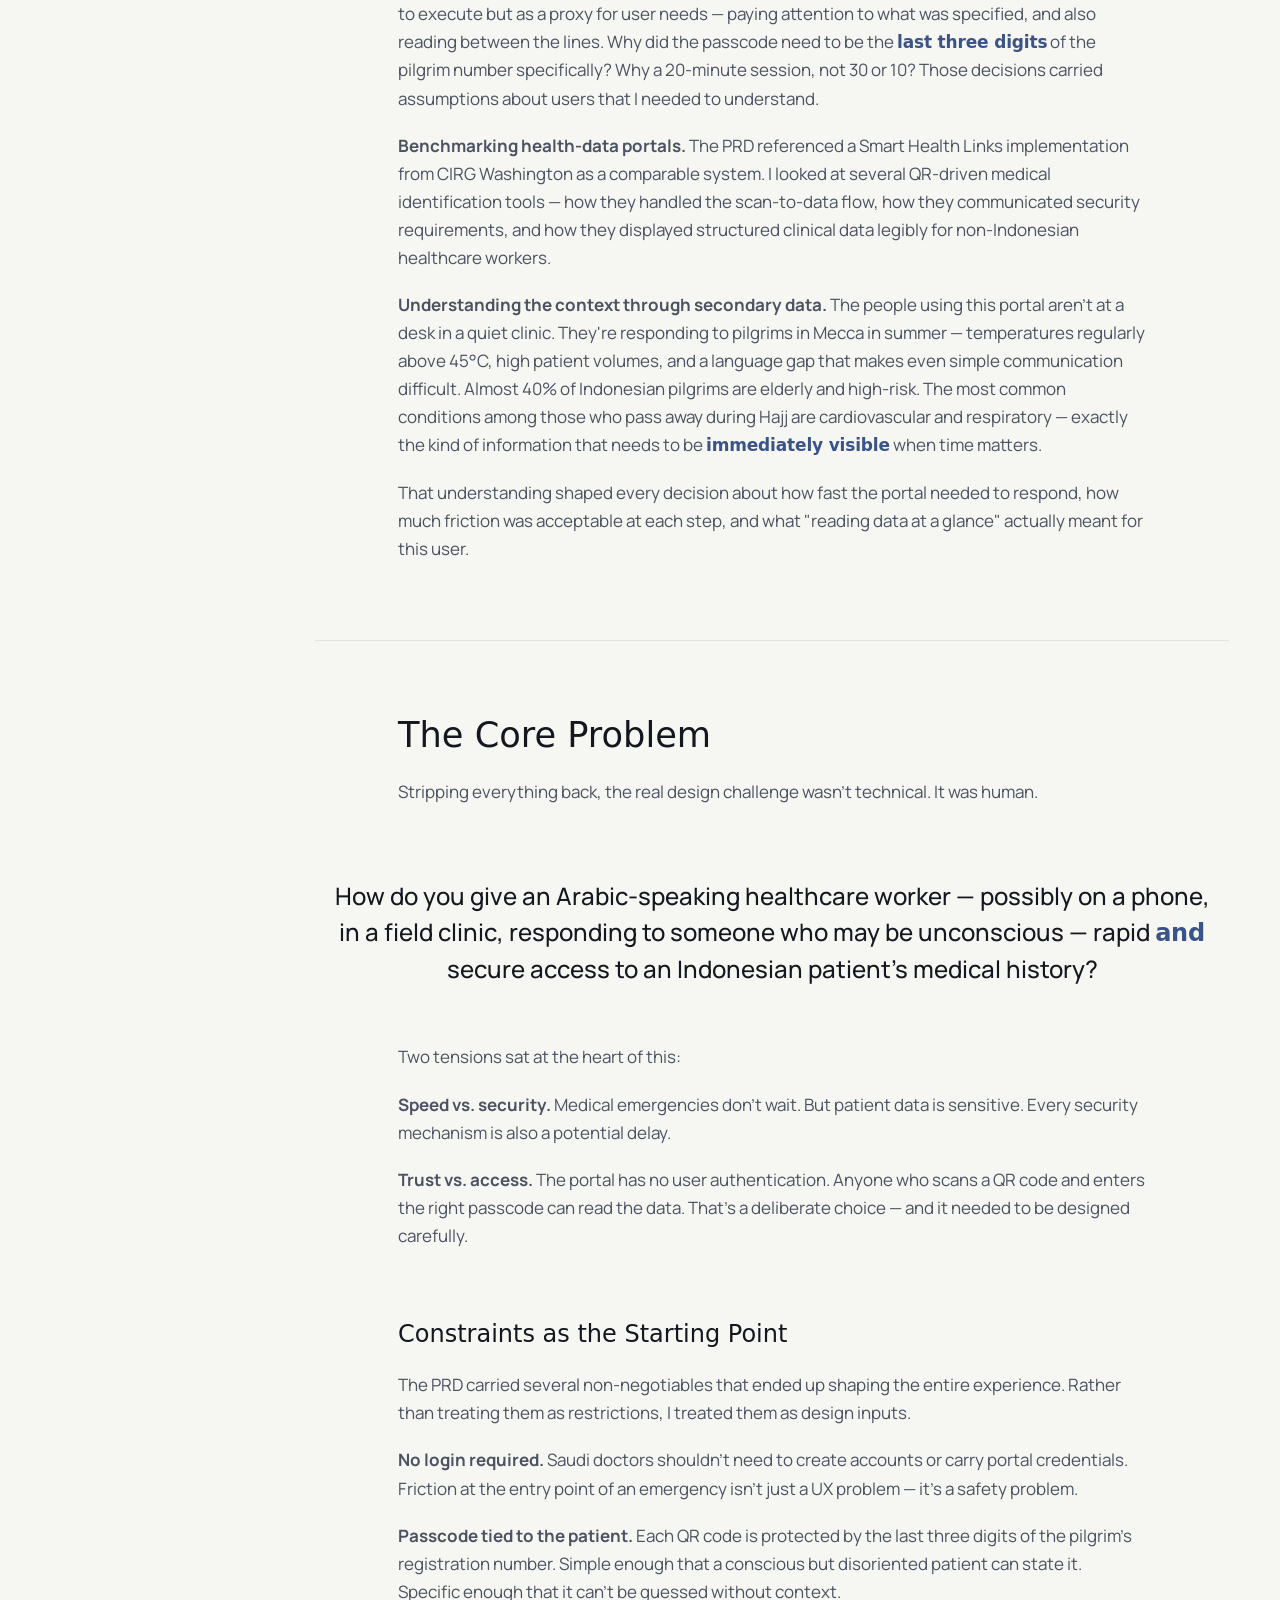
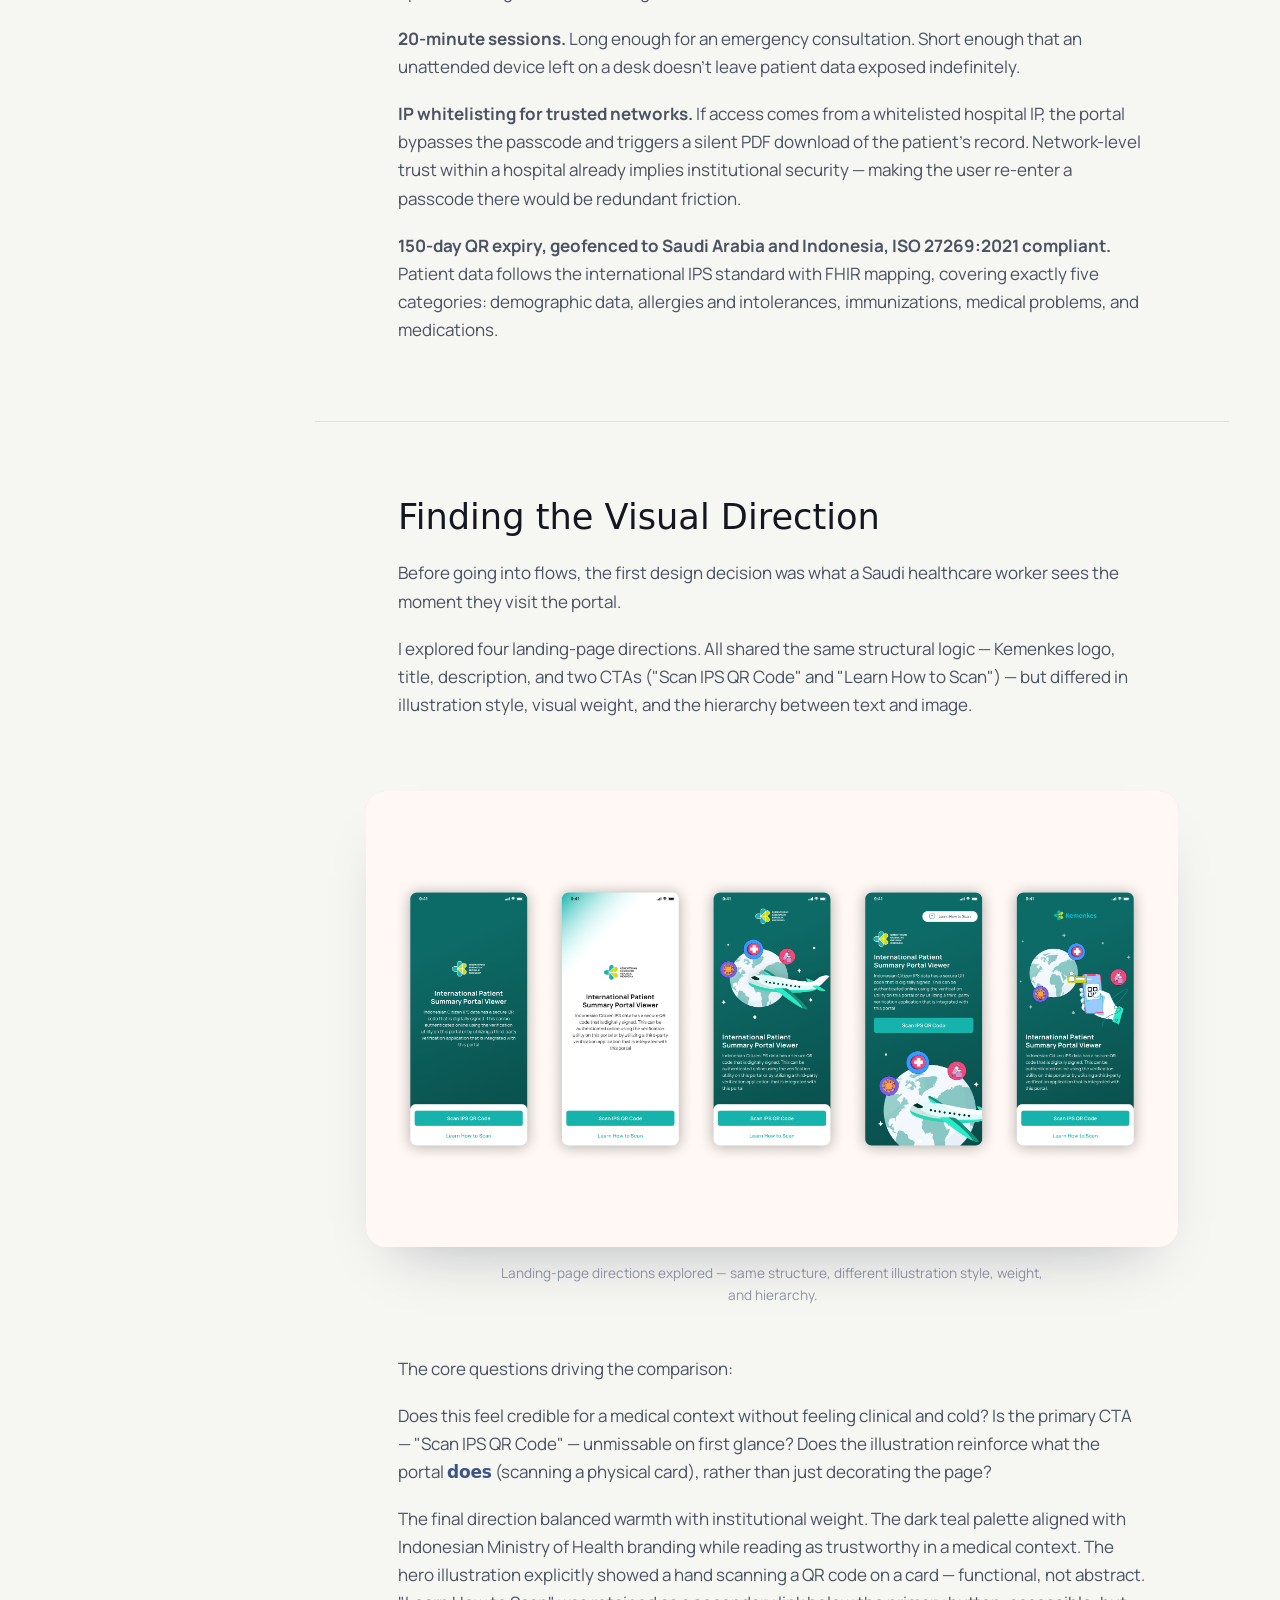
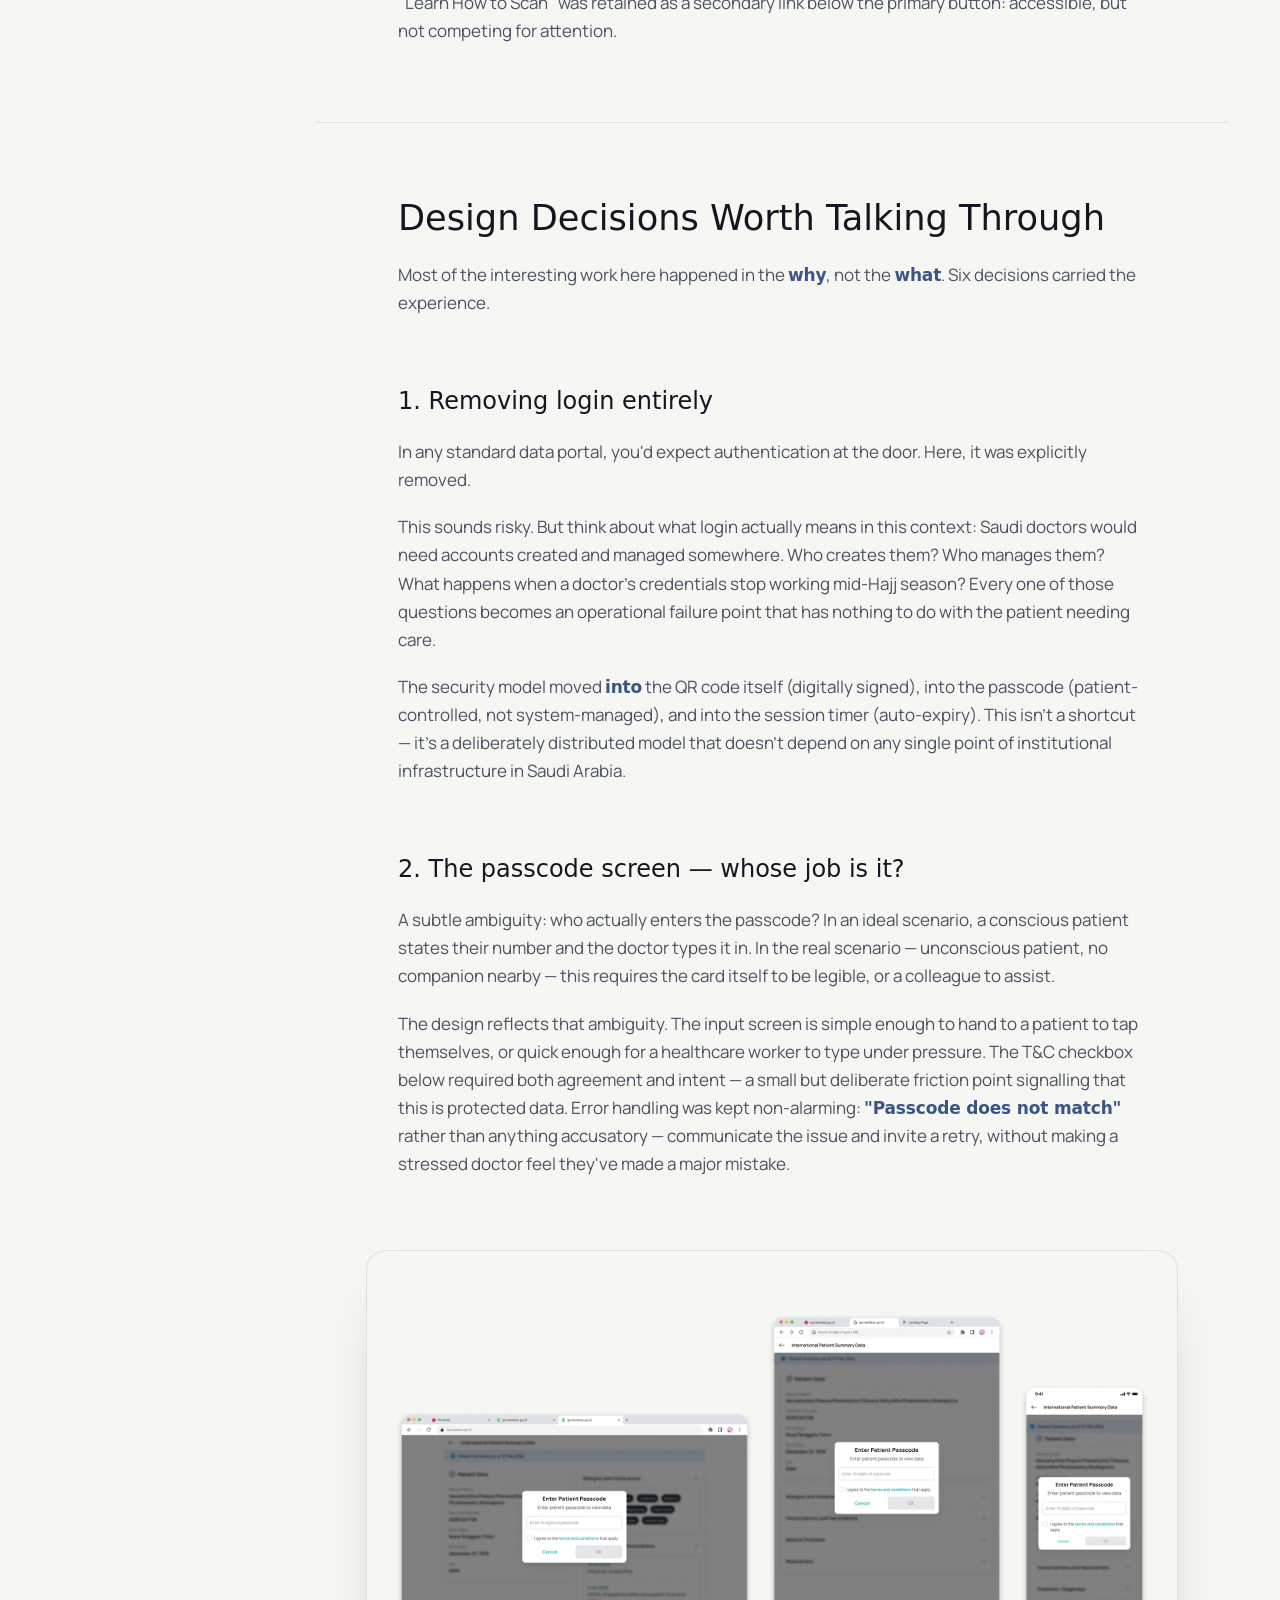
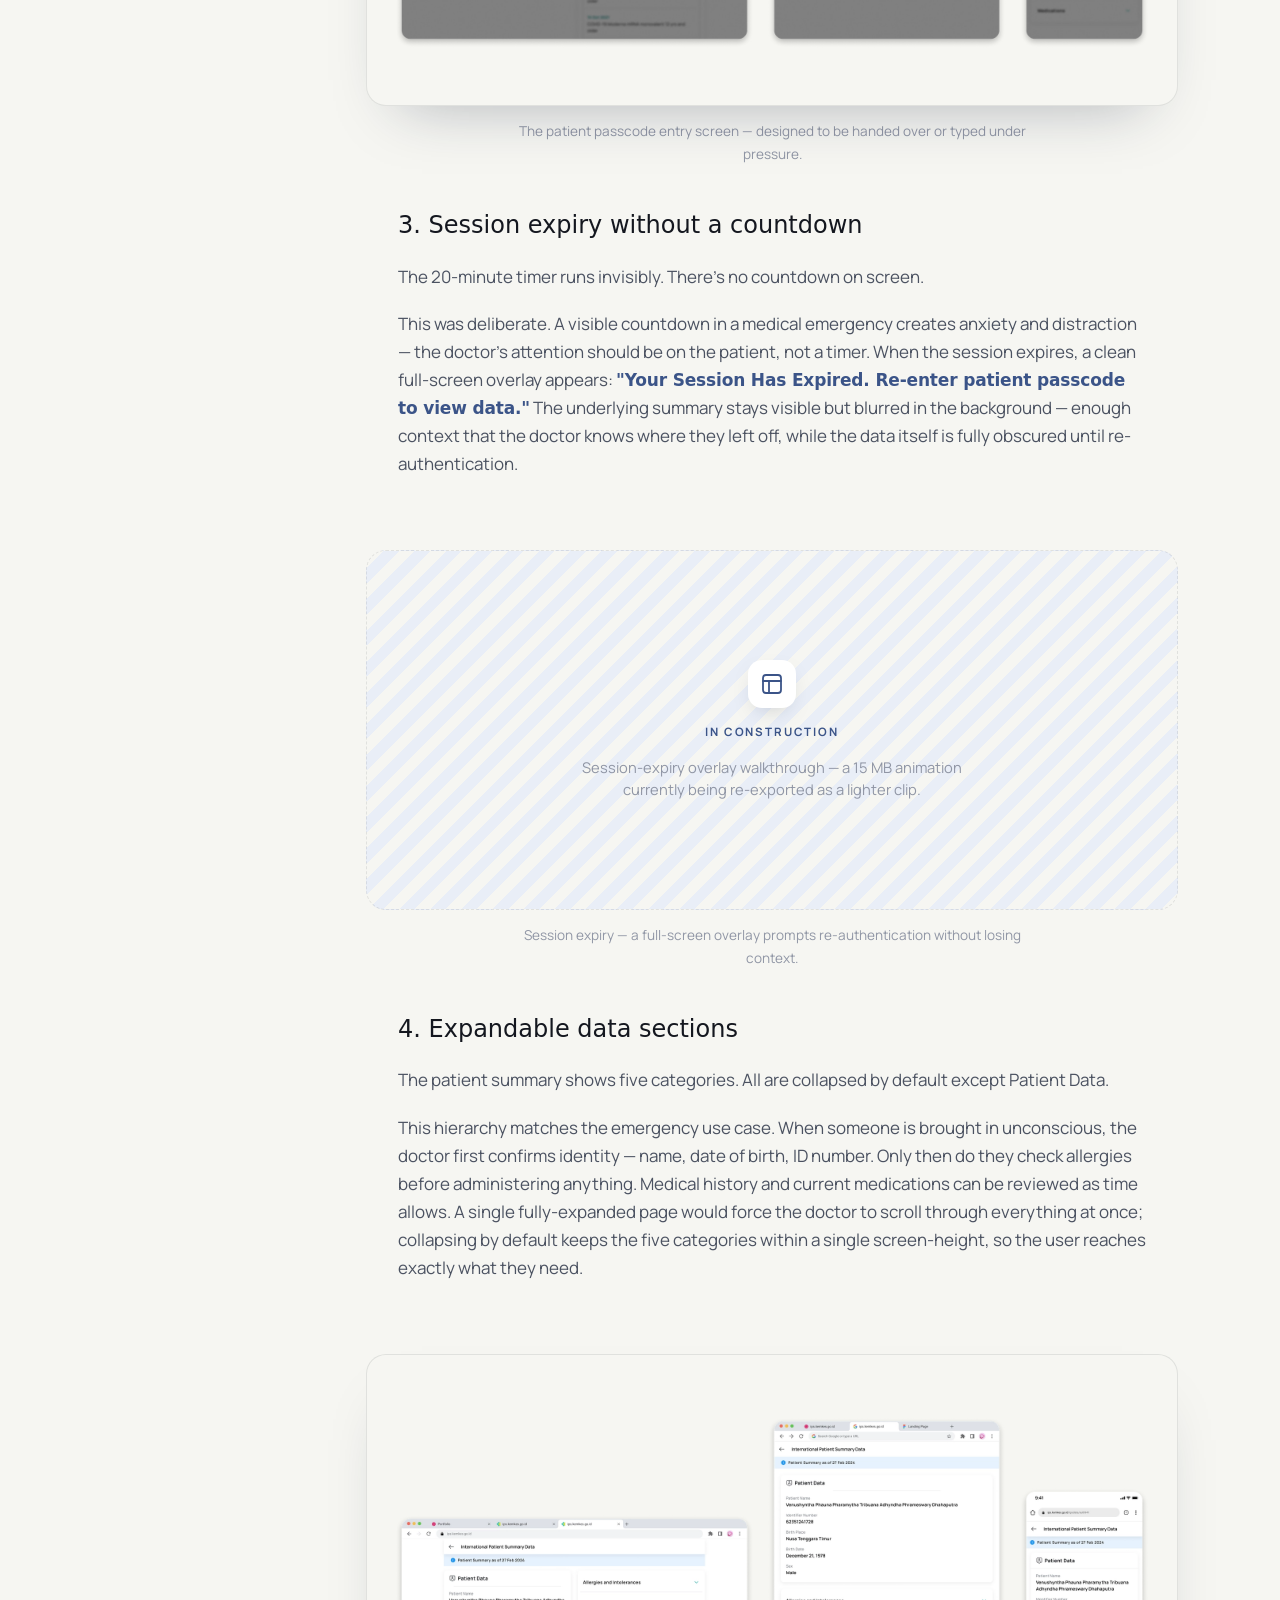
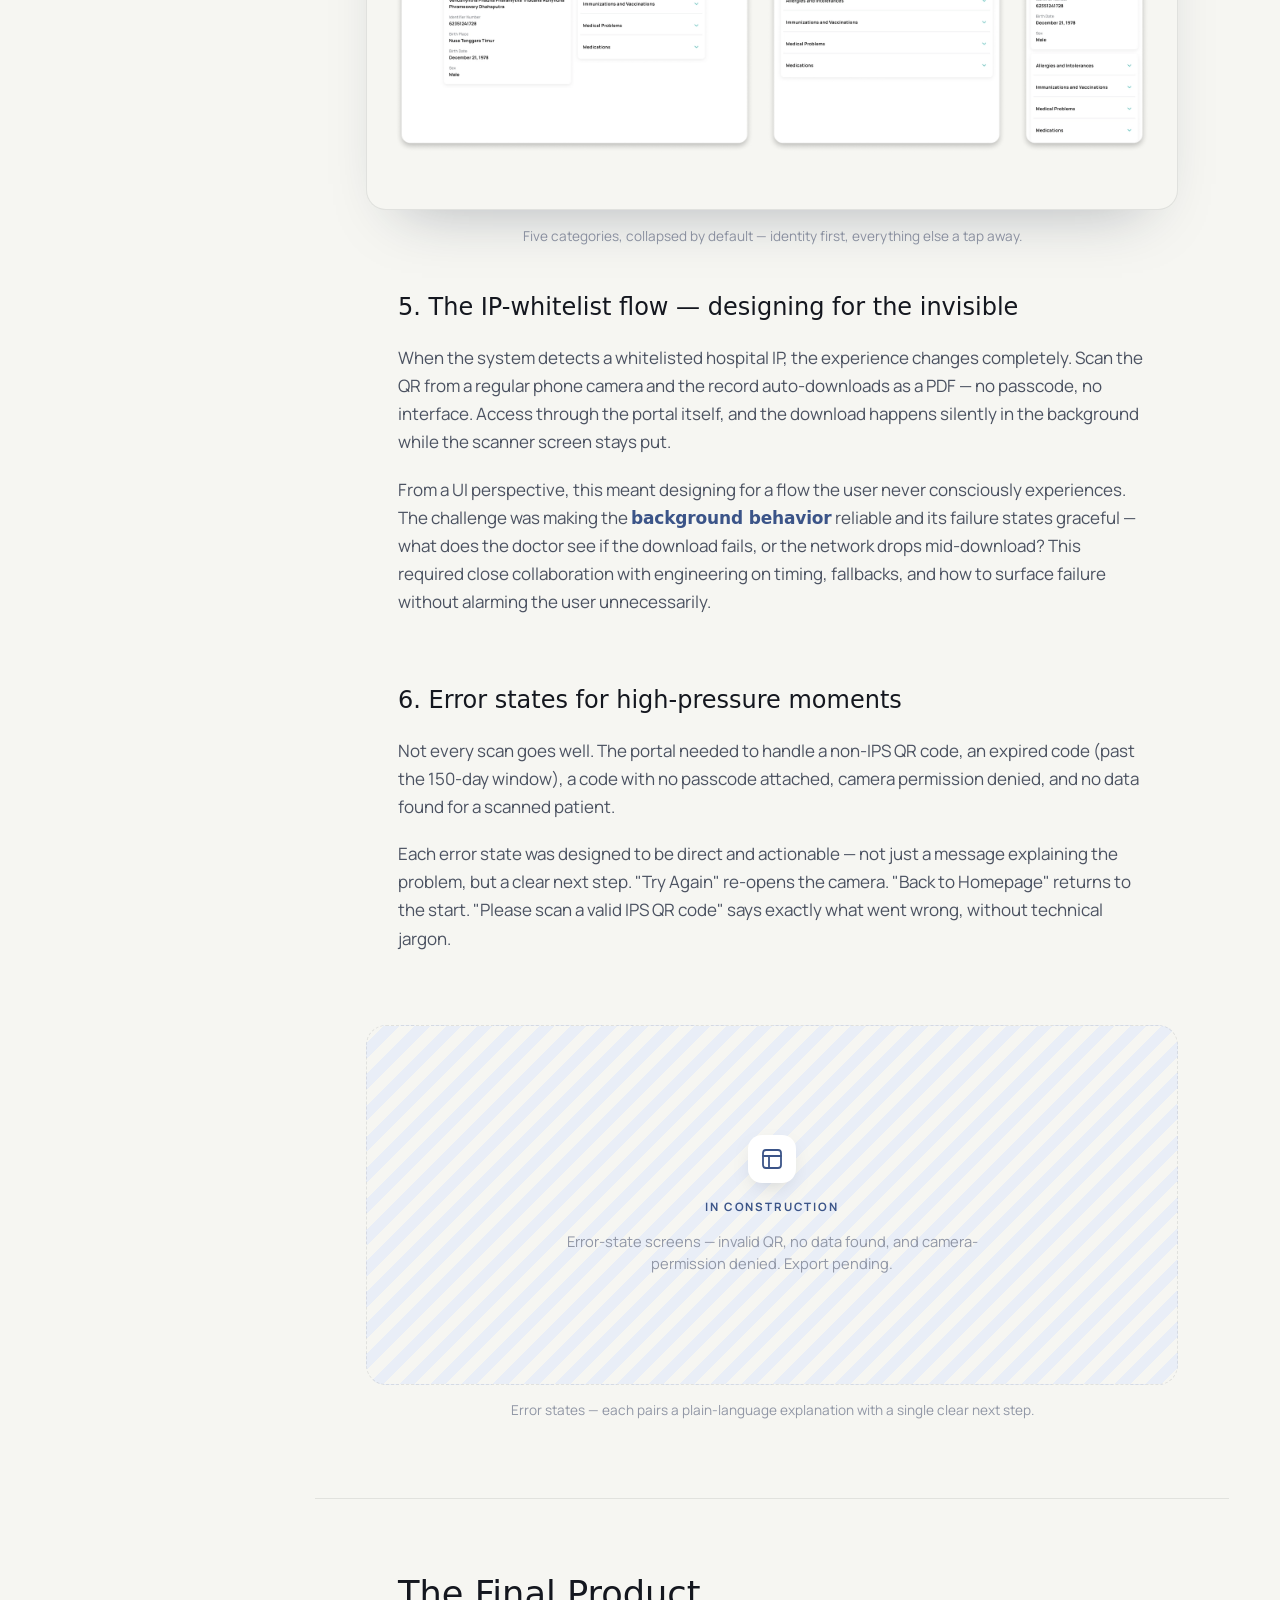
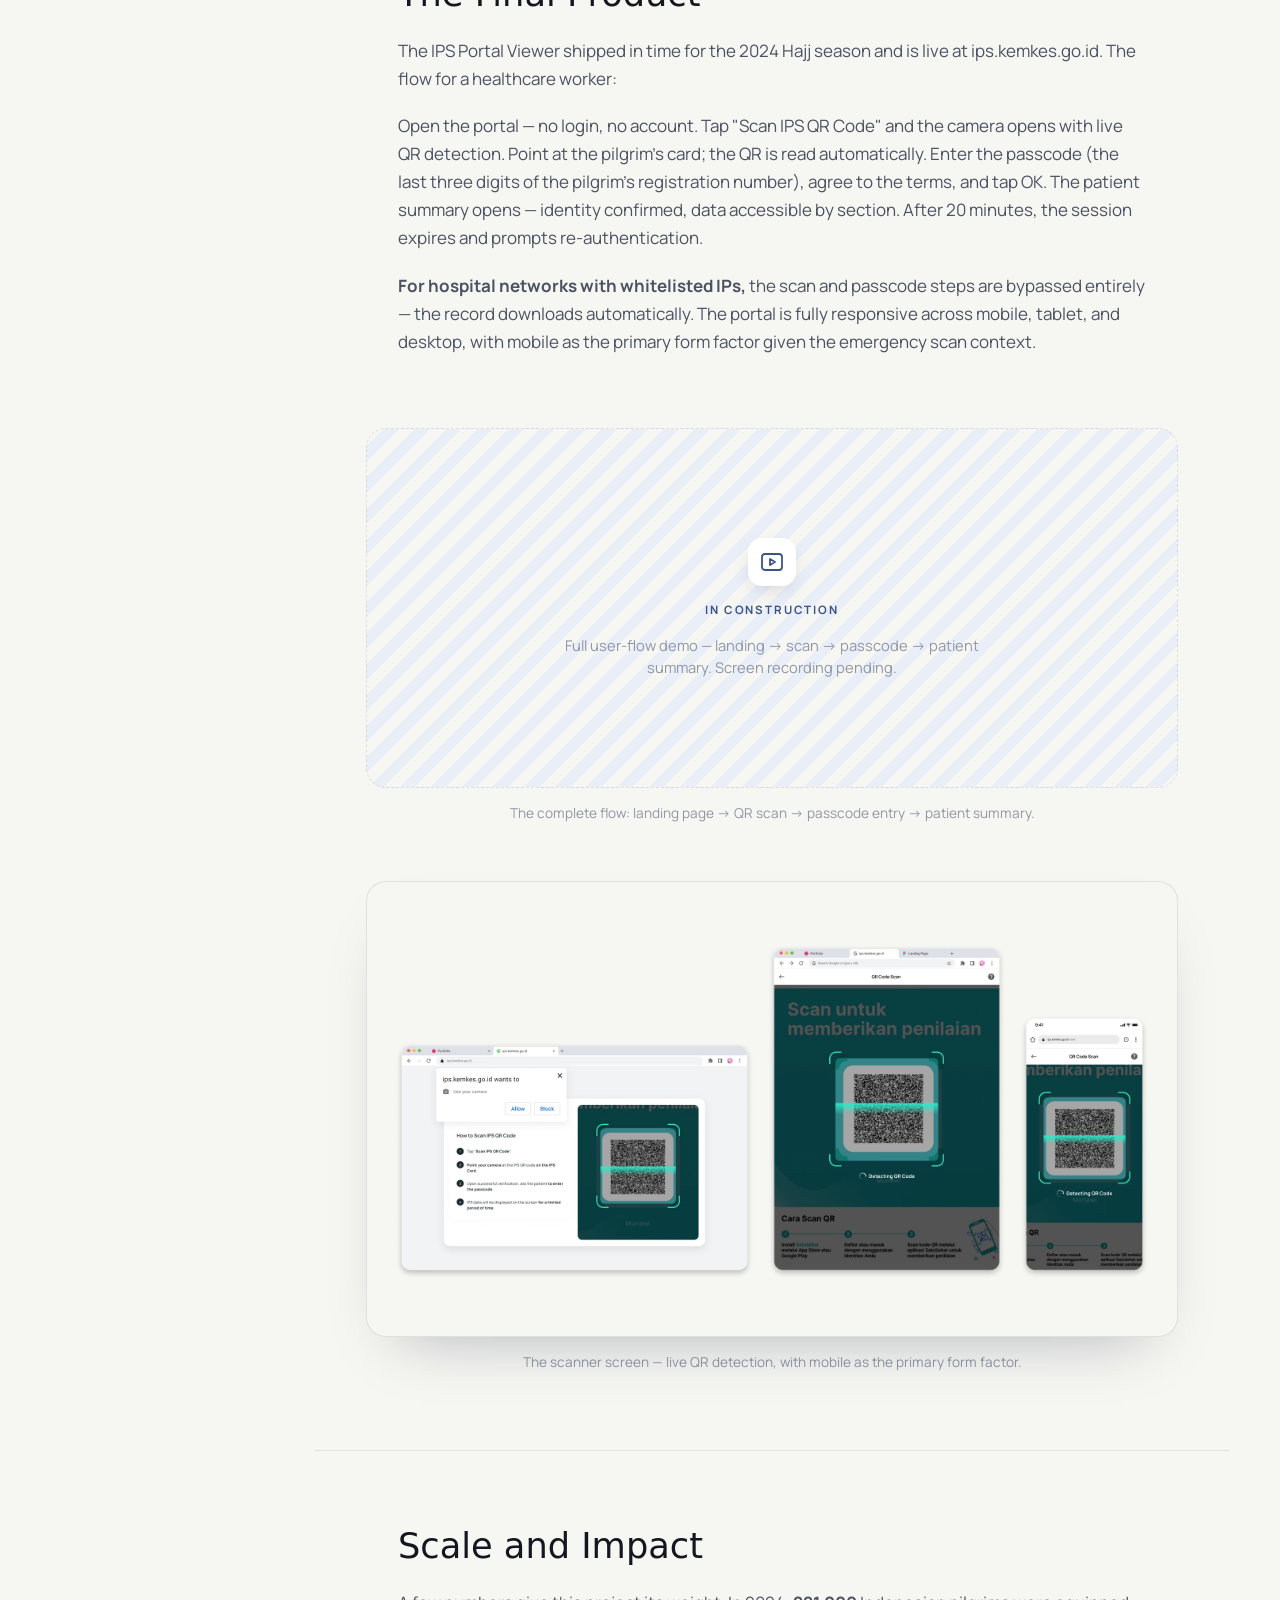
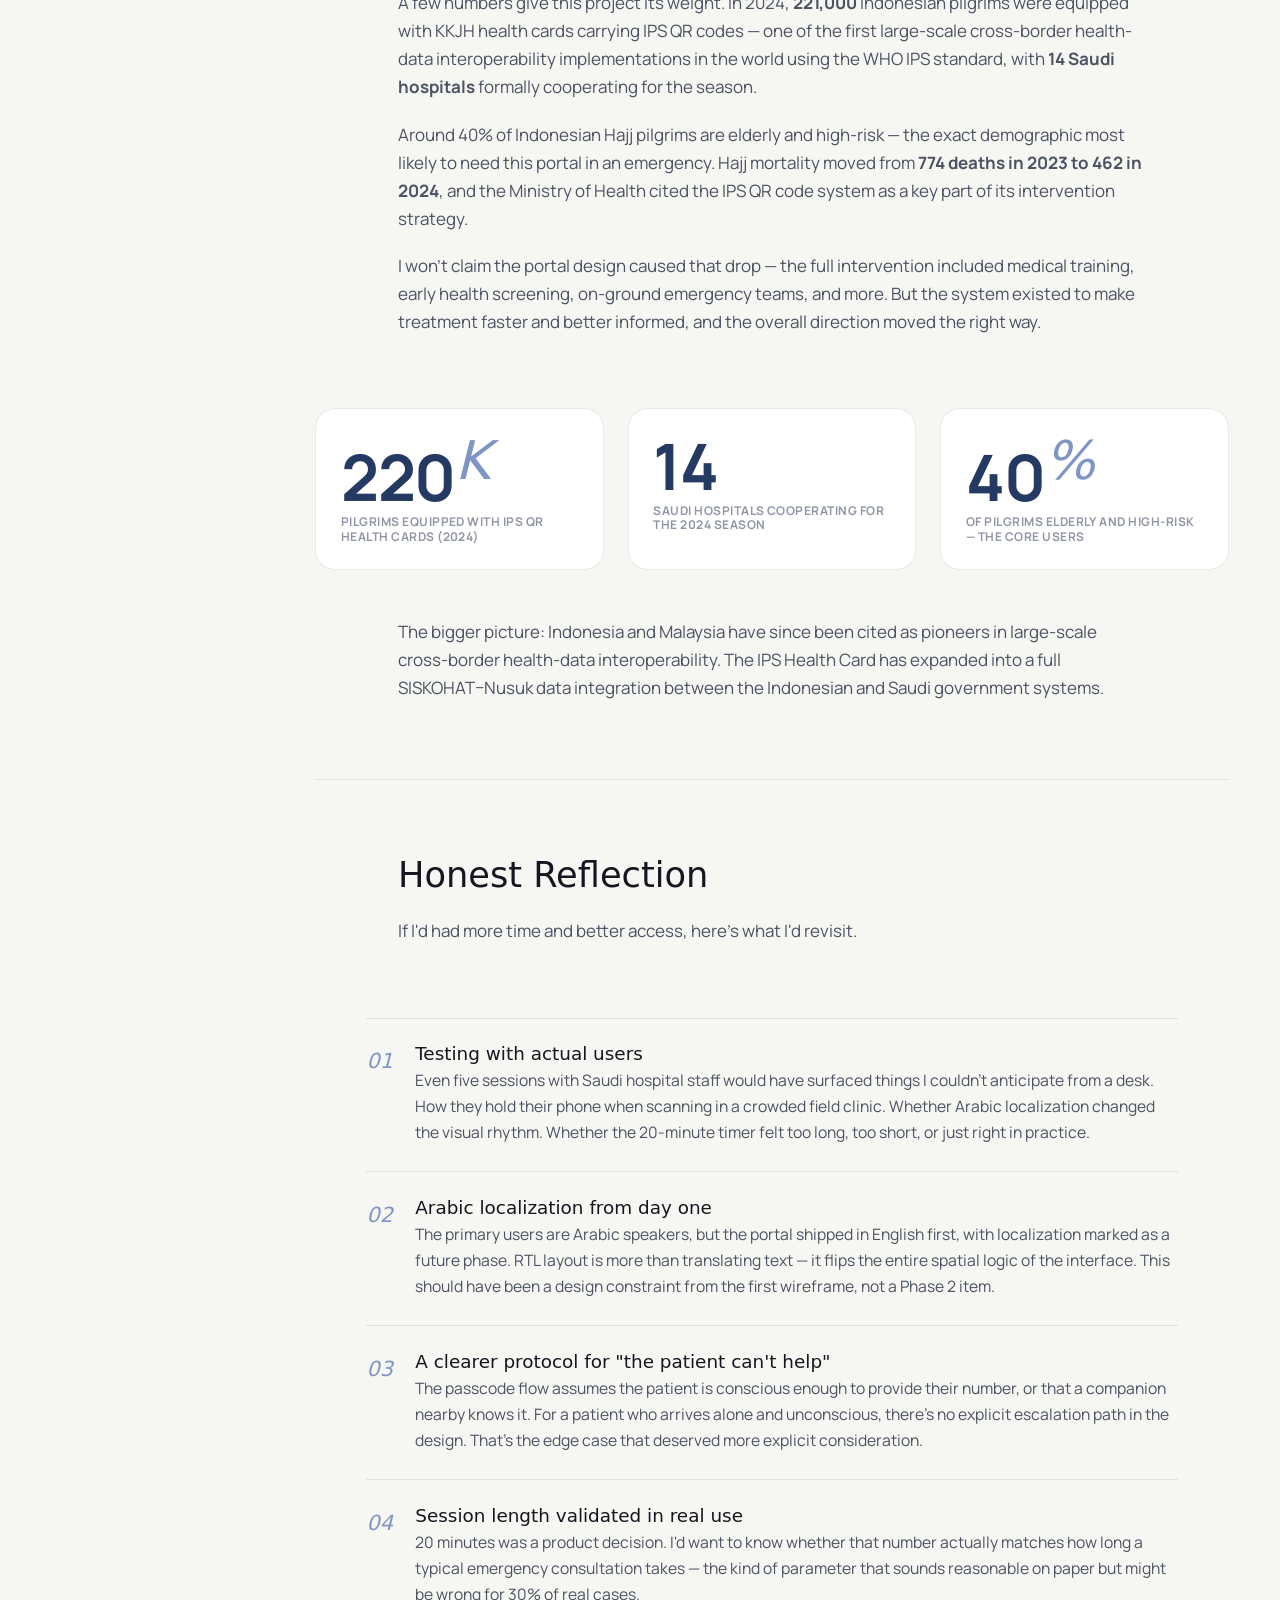
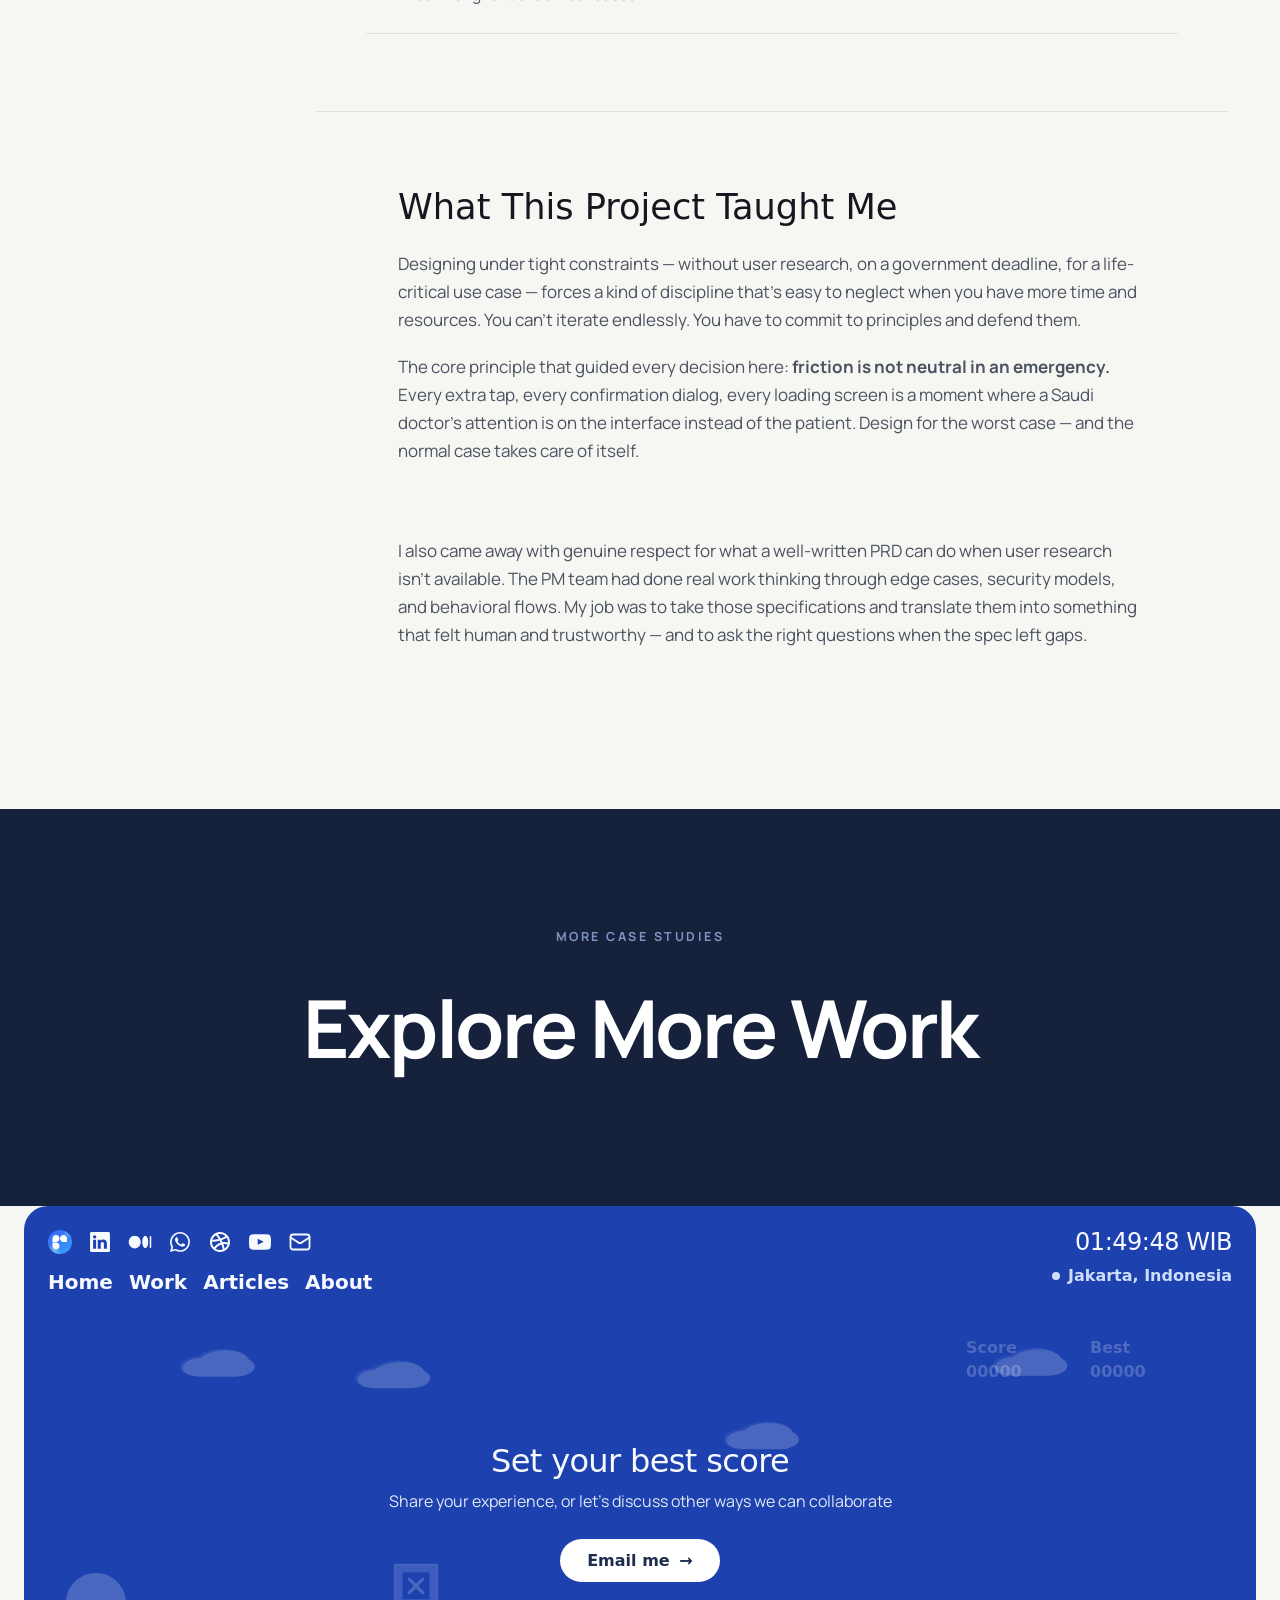
<file: international-patient-summary-portal.html>
<!DOCTYPE html>
<html lang="en">
<head>
  <meta charset="UTF-8" />
  <meta name="viewport" content="width=device-width, initial-scale=1.0" />
  <title>International Patient Summary Portal Viewer — Health Records Across Borders — Bayu Alpiansyah</title>
  <meta name="description" content="Case study: designing a login-free, cross-border health portal that lets Saudi healthcare workers read an Indonesian Hajj pilgrim's medical summary in seconds — from a single QR code." />
  <link rel="canonical" href="https://heybayu.com/international-patient-summary-portal" />
  <meta property="og:type" content="article" />
  <meta property="og:site_name" content="Bayu Alpiansyah" />
  <meta property="og:title" content="International Patient Summary Portal Viewer — Health Records Across Borders" />
  <meta property="og:description" content="Case study: designing a login-free, cross-border health portal that lets Saudi healthcare workers read an Indonesian Hajj pilgrim's medical summary in seconds — from a single QR code." />
  <meta property="og:url" content="https://heybayu.com/international-patient-summary-portal" />
  <meta property="og:image" content="https://heybayu.com/assets/og-image.png" />
  <meta property="og:image:width" content="1200" />
  <meta property="og:image:height" content="630" />
  <meta name="twitter:card" content="summary_large_image" />
  <meta name="twitter:title" content="International Patient Summary Portal Viewer — Health Records Across Borders" />
  <meta name="twitter:description" content="Case study: designing a login-free, cross-border health portal that lets Saudi healthcare workers read an Indonesian Hajj pilgrim's medical summary in seconds — from a single QR code." />
  <meta name="twitter:image" content="https://heybayu.com/assets/og-image.png" />
  <script>(function(){var t;try{t=localStorage.getItem("theme")}catch(e){}if(!t)t="light";document.documentElement.setAttribute("data-theme",t);})();</script>
  <link rel="icon" href="/favicon.svg" type="image/svg+xml" />
  <link rel="icon" href="/assets/logo.svg" type="image/svg+xml" />
  <link rel="manifest" href="/site.webmanifest" />
  <link rel="preconnect" href="https://fonts.googleapis.com" />
  <link rel="preconnect" href="https://fonts.gstatic.com" crossorigin />
  <link rel="preconnect" href="https://cdn.jsdelivr.net" crossorigin />
  <link href="https://fonts.googleapis.com/css2?family=Manrope:wght@400;500;600;700;800&family=Noto+Sans+JP:wght@400;500;700&display=swap" rel="stylesheet" />
  <link href="https://api.fontshare.com/v2/css?f[]=satoshi@900,700,500,400,300&display=swap" rel="stylesheet" />
  <link rel="stylesheet" href="css/style.css" />
</head>
<body data-page="project" data-project-name="International Patient Summary Portal Viewer">

  <div class="page-transition"><span class="pt-mark">bayu.</span></div>
  <div class="progress-bar"></div>

  <header class="site-header">
    <div class="container nav">
      <div class="nav-capsule">
        <a href="index.html" class="logo magnetic" aria-label="Bayu Alpiansyah — Home"><img src="assets/logo.svg" alt="Bayu Alpiansyah" class="logo-mark" width="36" height="36" /></a>
        <nav class="nav-links" aria-label="Main navigation">
          <a href="index.html" class="nav-link" data-i18n="nav.home">Home</a>
          <a href="work.html" class="nav-link is-active" data-i18n="nav.work">Work</a>
          <a href="articles.html" class="nav-link" data-i18n="nav.articles">Articles</a>
          <a href="about.html" class="nav-link" data-i18n="nav.about">About</a>
        </nav>
        <div class="nav-controls">
          <div class="lang-switch">
            <button type="button" class="lang-trigger" aria-haspopup="listbox" aria-expanded="false" aria-label="Change language">
              <span data-lang-label>EN</span>
              <svg class="lang-caret" viewBox="0 0 10 6" fill="none" stroke="currentColor" stroke-width="1.7" stroke-linecap="round" stroke-linejoin="round" aria-hidden="true"><path d="M1 1l4 4 4-4"/></svg>
            </button>
            <div class="lang-menu" role="listbox">
              <button type="button" role="option" data-lang="id">ID</button>
              <button type="button" role="option" data-lang="en" class="is-active">EN</button>
              <button type="button" role="option" data-lang="ja">JP</button>
            </div>
          </div>
          <button class="theme-toggle" aria-label="Toggle dark mode">
            <svg class="ic-sun" viewBox="0 0 24 24" fill="none" stroke="currentColor" stroke-width="2" stroke-linecap="round"><circle cx="12" cy="12" r="4"/><path d="M12 2v2M12 20v2M4.9 4.9l1.4 1.4M17.7 17.7l1.4 1.4M2 12h2M20 12h2M4.9 19.1l1.4-1.4M17.7 6.3l1.4-1.4"/></svg>
            <svg class="ic-moon" viewBox="0 0 24 24" fill="none" stroke="currentColor" stroke-width="2" stroke-linecap="round" stroke-linejoin="round"><path d="M21 12.8A9 9 0 1 1 11.2 3 7 7 0 0 0 21 12.8z"/></svg>
          </button>
        </div>
        <button class="menu-toggle" aria-label="Menu" aria-expanded="false">
          <svg class="ic-menu-icon" viewBox="0 0 24 24" fill="none" stroke="currentColor" stroke-width="2" stroke-linecap="round" stroke-linejoin="round" aria-hidden="true"><path d="M3 6h18M3 12h18M3 18h18"/></svg>
          <svg class="ic-close-icon" viewBox="0 0 24 24" fill="none" stroke="currentColor" stroke-width="2" stroke-linecap="round" aria-hidden="true"><path d="M6 6l12 12M18 6L6 18"/></svg>
        </button>
      </div>
      <a href="contact.html" class="btn btn--nav magnetic"><span data-i18n="nav.cta">Let's talk</span><span class="arrow">→</span></a>
    </div>
  </header>

  <div class="mobile-menu">
    <div class="mobile-menu-top">
      <a href="index.html" class="logo" aria-label="Bayu Alpiansyah — Home"><img src="assets/logo.svg" alt="Bayu Alpiansyah" class="logo-mark" width="44" height="44" /></a>
      <div class="mobile-menu-controls">
        <div class="lang-switch">
          <button type="button" class="lang-trigger" aria-haspopup="listbox" aria-expanded="false" aria-label="Change language">
            <span data-lang-label>EN</span>
            <svg class="lang-caret" viewBox="0 0 10 6" fill="none" stroke="currentColor" stroke-width="1.7" stroke-linecap="round" stroke-linejoin="round" aria-hidden="true"><path d="M1 1l4 4 4-4"/></svg>
          </button>
          <div class="lang-menu" role="listbox">
            <button type="button" role="option" data-lang="id">ID</button>
            <button type="button" role="option" data-lang="en" class="is-active">EN</button>
            <button type="button" role="option" data-lang="ja">JP</button>
          </div>
        </div>
        <button class="theme-toggle" aria-label="Toggle dark mode">
          <svg class="ic-sun" viewBox="0 0 24 24" fill="none" stroke="currentColor" stroke-width="2" stroke-linecap="round"><circle cx="12" cy="12" r="4"/><path d="M12 2v2M12 20v2M4.9 4.9l1.4 1.4M17.7 17.7l1.4 1.4M2 12h2M20 12h2M4.9 19.1l1.4-1.4M17.7 6.3l1.4-1.4"/></svg>
          <svg class="ic-moon" viewBox="0 0 24 24" fill="none" stroke="currentColor" stroke-width="2" stroke-linecap="round" stroke-linejoin="round"><path d="M21 12.8A9 9 0 1 1 11.2 3 7 7 0 0 0 21 12.8z"/></svg>
        </button>
        <button type="button" class="mobile-close" aria-label="Close menu"><svg viewBox="0 0 24 24" fill="none" stroke="currentColor" stroke-width="2" stroke-linecap="round" aria-hidden="true"><path d="M6 6l12 12M18 6L6 18"/></svg></button>
      </div>
    </div>
    <nav class="mobile-menu-links" aria-label="Mobile navigation">
      <a href="index.html" data-i18n="nav.home">Home</a>
      <a href="work.html" class="is-active" data-i18n="nav.work">Work</a>
      <a href="articles.html" data-i18n="nav.articles">Articles</a>
      <a href="about.html" data-i18n="nav.about">About</a>
    </nav>
    <div class="mobile-menu-bottom">
      <a href="contact.html" class="btn mobile-cta"><span data-i18n="nav.cta">Let's talk</span><span class="arrow">→</span></a>
      <div class="mobile-social">
        <a href="https://wa.me/6285885800802" target="_blank" rel="noopener" aria-label="WhatsApp"><svg viewBox="0 0 36 36" fill="none" xmlns="http://www.w3.org/2000/svg" aria-hidden="true"><path d="M24.9 21C24.6 20.85 22.65 19.95 22.35 19.8C22.05 19.65 21.75 19.65 21.45 19.95C21.15 20.25 20.55 21.15 20.25 21.45C20.1 21.75 19.8 21.75 19.5 21.6C18.45 21.15 17.4 20.55 16.5 19.8C15.75 19.05 15 18.15 14.4 17.25C14.25 16.95 14.4 16.65 14.55 16.5C14.7 16.35 14.85 16.05 15.15 15.9C15.3 15.75 15.45 15.45 15.45 15.3C15.6 15.15 15.6 14.85 15.45 14.7C15.3 14.55 14.55 12.75 14.25 12C14.1 10.95 13.8 10.95 13.5 10.95H12.75C12.45 10.95 12 11.25 11.85 11.4C10.95 12.3 10.5 13.35 10.5 14.55C10.65 15.9 11.1 17.25 12 18.45C13.65 20.85 15.75 22.8 18.3 24C19.05 24.3 19.65 24.6 20.4 24.75C21.15 25.05 21.9 25.05 22.8 24.9C23.85 24.75 24.75 24 25.35 23.1C25.65 22.5 25.65 21.9 25.5 21.3L24.9 21ZM28.65 7.35C22.8 1.5 13.35 1.5 7.5 7.35C2.7 12.15 1.8 19.5 5.1 25.35L3 33L10.95 30.9C13.2 32.1 15.6 32.7 18 32.7C26.25 32.7 32.85 26.1 32.85 17.85C33 13.95 31.35 10.2 28.65 7.35ZM24.6 28.35C22.65 29.55 20.4 30.3 18 30.3C15.75 30.3 13.65 29.7 11.7 28.65L11.25 28.35L6.6 29.55L7.8 25.05L7.5 24.6C3.9 18.6 5.7 11.1 11.55 7.35C17.4 3.6 24.9 5.55 28.5 11.25C32.1 17.1 30.45 24.75 24.6 28.35Z" fill="currentColor"/></svg></a>
        <a href="https://www.linkedin.com/in/bayu-alpiansyah/" target="_blank" rel="noopener" aria-label="LinkedIn"><svg viewBox="0 0 36 36" fill="none" xmlns="http://www.w3.org/2000/svg" aria-hidden="true"><path d="M30.7048 3H5.29484C5.00921 2.99603 4.72559 3.04837 4.46019 3.15402C4.19479 3.25968 3.9528 3.41658 3.74804 3.61576C3.54328 3.81495 3.37977 4.05252 3.26683 4.31491C3.1539 4.5773 3.09376 4.85936 3.08984 5.145V30.855C3.09376 31.1406 3.1539 31.4227 3.26683 31.6851C3.37977 31.9475 3.54328 32.185 3.74804 32.3842C3.9528 32.5834 4.19479 32.7403 4.46019 32.846C4.72559 32.9516 5.00921 33.004 5.29484 33H30.7048C30.9905 33.004 31.2741 32.9516 31.5395 32.846C31.8049 32.7403 32.0469 32.5834 32.2516 32.3842C32.4564 32.185 32.6199 31.9475 32.7329 31.6851C32.8458 31.4227 32.9059 31.1406 32.9098 30.855V5.145C32.9059 4.85936 32.8458 4.5773 32.7329 4.31491C32.6199 4.05252 32.4564 3.81495 32.2516 3.61576C32.0469 3.41658 31.8049 3.25968 31.5395 3.15402C31.2741 3.04837 30.9905 2.99603 30.7048 3ZM12.1348 28.11H7.63484V14.61H12.1348V28.11ZM9.88484 12.72C9.26424 12.72 8.66905 12.4735 8.23021 12.0346C7.79138 11.5958 7.54484 11.0006 7.54484 10.38C7.54484 9.75939 7.79138 9.1642 8.23021 8.72537C8.66905 8.28653 9.26424 8.04 9.88484 8.04C10.2144 8.00262 10.5481 8.03528 10.8642 8.13582C11.1802 8.23636 11.4715 8.40253 11.7188 8.62344C11.9662 8.84435 12.1641 9.11501 12.2996 9.41772C12.4352 9.72042 12.5052 10.0483 12.5052 10.38C12.5052 10.7117 12.4352 11.0396 12.2996 11.3423C12.1641 11.645 11.9662 11.9156 11.7188 12.1366C11.4715 12.3575 11.1802 12.5236 10.8642 12.6242C10.5481 12.7247 10.2144 12.7574 9.88484 12.72ZM28.3648 28.11H23.8648V20.865C23.8648 19.05 23.2198 17.865 21.5848 17.865C21.0788 17.8687 20.5861 18.0274 20.1731 18.3198C19.7601 18.6121 19.4466 19.024 19.2748 19.5C19.1575 19.8526 19.1066 20.2239 19.1248 20.595V28.095H14.6248C14.6248 28.095 14.6248 15.825 14.6248 14.595H19.1248V16.5C19.5336 15.7907 20.1282 15.2063 20.8445 14.8098C21.5608 14.4133 22.3717 14.2198 23.1898 14.25C26.1898 14.25 28.3648 16.185 28.3648 20.34V28.11Z" fill="currentColor"/></svg></a>
        <a href="https://www.youtube.com/@bayuxdesign" target="_blank" rel="noopener" aria-label="YouTube"><svg viewBox="0 0 36 36" fill="none" xmlns="http://www.w3.org/2000/svg" aria-hidden="true"><path d="M34.4995 14.565C34.5737 12.418 34.1042 10.287 33.1346 8.37C32.4767 7.5834 31.5636 7.05256 30.5546 6.87C26.3808 6.49129 22.1898 6.33607 17.9996 6.405C13.8245 6.33294 9.64861 6.48315 5.48955 6.855C4.66728 7.00457 3.90633 7.39026 3.29955 7.965C1.94955 9.21 1.79955 11.34 1.64955 13.14C1.43192 16.3763 1.43192 19.6237 1.64955 22.86C1.69295 23.8731 1.84379 24.8787 2.09955 25.86C2.28041 26.6176 2.64634 27.3185 3.16455 27.9C3.77545 28.5052 4.55413 28.9128 5.39955 29.07C8.63343 29.4692 11.8919 29.6346 15.1496 29.565C20.3996 29.64 25.0046 29.565 30.4496 29.145C31.3157 28.9975 32.1163 28.5893 32.7446 27.975C33.1645 27.5549 33.4782 27.0406 33.6596 26.475C34.196 24.8289 34.4595 23.1062 34.4396 21.375C34.4995 20.535 34.4995 15.465 34.4995 14.565ZM14.6096 22.275V12.99L23.4896 17.655C20.9996 19.035 17.7146 20.595 14.6096 22.275Z" fill="currentColor"/></svg></a>
        <a href="https://dribbble.com/bayu_alpiansyah" target="_blank" rel="noopener" aria-label="Dribbble"><svg viewBox="0 0 36 36" fill="none" xmlns="http://www.w3.org/2000/svg" aria-hidden="true"><path d="M18 3C15.0333 3 12.1332 3.87973 9.66645 5.52796C7.19972 7.17618 5.27713 9.51886 4.14181 12.2597C3.0065 15.0006 2.70945 18.0166 3.28823 20.9264C3.86701 23.8361 5.29562 26.5088 7.39341 28.6066C9.49119 30.7044 12.1639 32.133 15.0737 32.7118C17.9834 33.2906 20.9994 32.9935 23.7403 31.8582C26.4812 30.7229 28.8238 28.8003 30.4721 26.3336C32.1203 23.8668 33 20.9667 33 18C33 16.0302 32.612 14.0796 31.8582 12.2597C31.1044 10.4399 29.9995 8.78628 28.6066 7.3934C27.2137 6.00052 25.5601 4.89563 23.7403 4.14181C21.9204 3.38799 19.9698 3 18 3ZM18 6C21.0821 5.99877 24.0447 7.1924 26.265 9.33C23.973 10.6743 21.5443 11.7705 19.02 12.6C17.7637 10.4352 16.3234 8.38266 14.715 6.465C15.783 6.1575 16.8887 6.00098 18 6ZM11.835 7.725C13.4065 9.52276 14.817 11.4552 16.05 13.5C13.1057 14.2311 10.0838 14.6038 7.05001 14.61H6.51001C7.36081 11.7295 9.26091 9.27271 11.835 7.725ZM9.00001 25.965C7.04814 23.7731 5.97913 20.9349 6.00001 18C6.00001 17.85 6.00001 17.7 6.00001 17.565H7.02001C10.5711 17.5333 14.1021 17.0288 17.52 16.065C18 16.98 18.45 17.925 18.885 18.9C16.5472 19.7241 14.37 20.9472 12.45 22.515L12 22.875C10.9307 23.8354 9.92834 24.8678 9.00001 25.965ZM18 30C15.6091 30.0053 13.2723 29.2891 11.295 27.945C12.0253 27.1074 12.8068 26.3159 13.635 25.575L14.115 25.17C15.8898 23.6773 17.9235 22.5232 20.115 21.765C21.017 24.204 21.7193 26.7122 22.215 29.265C20.8647 29.758 19.4375 30.0069 18 30ZM24.945 27.765C24.4543 25.4948 23.8128 23.2599 23.025 21.075H23.535C23.5941 21.0604 23.6559 21.0604 23.715 21.075H23.88H24.03H24.75C26.3285 21.0795 27.8952 21.3482 29.385 21.87C28.5665 24.2555 27.0118 26.3197 24.945 27.765ZM24.75 18C24.435 18 24.12 18 23.82 18C23.6258 17.9755 23.4292 17.9755 23.235 18C22.8273 18.025 22.4216 18.0751 22.02 18.15H21.87C21.435 17.145 20.985 16.17 20.49 15.15C23.1759 14.2276 25.7556 13.0207 28.185 11.55C29.3902 13.4841 30.0197 15.7213 30 18C30 18.255 30 18.51 30 18.765C28.3 18.2403 26.529 17.9823 24.75 18Z" fill="currentColor"/></svg></a>
        <a href="https://medium.com/@bayu.alpiansyah" target="_blank" rel="noopener" aria-label="Medium"><svg viewBox="0 0 36 36" fill="none" xmlns="http://www.w3.org/2000/svg" aria-hidden="true"><path d="M19.125 18C19.125 23.2728 15.0877 27.5625 10.125 27.5625C5.16234 27.5625 1.125 23.2728 1.125 18C1.125 12.7272 5.16234 8.4375 10.125 8.4375C15.0877 8.4375 19.125 12.7273 19.125 18ZM25.875 9C25.0759 9 23.5688 9.38823 22.4545 11.9884C21.7584 13.6126 21.375 15.7477 21.375 18C21.375 20.2523 21.7584 22.3874 22.4545 24.0116C23.5688 26.6118 25.0759 27 25.875 27C26.6741 27 28.1812 26.6118 29.2955 24.0116C29.9916 22.3874 30.375 20.2523 30.375 18C30.375 15.7477 29.9916 13.6126 29.2955 11.9884C28.1812 9.38823 26.6741 9 25.875 9ZM33.75 9C33.4516 9.00001 33.1655 9.11855 32.9545 9.32952C32.7435 9.5405 32.625 9.82664 32.625 10.125V25.875C32.625 26.1734 32.7435 26.4595 32.9545 26.6705C33.1655 26.8815 33.4516 27 33.75 27C34.0484 27 34.3345 26.8815 34.5455 26.6705C34.7565 26.4595 34.875 26.1734 34.875 25.875V10.125C34.875 9.82664 34.7565 9.5405 34.5455 9.32952C34.3345 9.11855 34.0484 9.00001 33.75 9Z" fill="currentColor"/></svg></a>
      </div>
    </div>
  </div>

  <main>
    <!-- ===== Case hero ===== -->
    <section class="page-hero" style="padding-bottom:0">
      <div class="container">
        <p class="eyebrow reveal">Case Study — Cross-Border Health</p>
        <h1 class="display case-hero-title">
          <span class="line"><span class="li">International Patient Summary — a health record that follows the patient <em>across borders.</em></span></span>
        </h1>

        <p class="case-lede reveal" style="--rd:.2s">An unconscious pilgrim, a Saudi doctor who doesn't speak Indonesian, and a QR code clipped to a wrist. The portal had to turn that into a full medical history — in seconds, with no app and no login.</p>

        <div class="case-meta reveal">
          <div><div class="label">Role</div><div class="value">UI/UX Designer</div></div>
          <div><div class="label">Timeline</div><div class="value">Feb – May 2024</div></div>
          <div><div class="label">Platform</div><div class="value">Responsive Web</div></div>
          <div><div class="label">Context</div><div class="value">Ministry of Health</div></div>
        </div>
      </div>
    </section>

    <!-- ===== Hero media ===== -->
    <section class="case-hero-media">
      <div class="container">
        <figure class="media-figure reveal" style="margin:0">
          <div class="media-frame">
            <img src="assets/case-studies/ips-portal-viewer/landing-hero.webp" alt="International Patient Summary Portal Viewer shown across mobile, tablet, and desktop — live at ips.kemkes.go.id" loading="eager" />
          </div>
        </figure>
      </div>
    </section>

    <!-- ===== Long-form content with sticky TOC ===== -->
    <section class="section">
      <div class="container case-layout">
        <aside class="case-toc" aria-label="Table of contents">
          <p class="case-toc-label">On this page</p>
          <nav>
            <a href="#scene">The Scene</a>
            <a href="#brief">The Brief</a>
            <a href="#research">Research</a>
            <a href="#problem">The Core Problem</a>
            <a href="#direction">Visual Direction</a>
            <a href="#decisions">Design Decisions</a>
            <a href="#product">The Final Product</a>
            <a href="#impact">Scale &amp; Impact</a>
            <a href="#reflection">Honest Reflection</a>
            <a href="#lessons">What It Taught Me</a>
          </nav>
        </aside>

        <div class="case-content">

          <!-- Scene -->
          <section id="scene">
            <div class="prose">
              <div class="prose-block reveal">
                <h2>When a Doctor Can't Read Your Records</h2>
                <p>Every year, <strong>221,000 Indonesians</strong> — the world's single largest national pilgrim contingent — travel to Saudi Arabia for Hajj. Many are elderly. A significant portion live with chronic conditions like hypertension, heart disease, or diabetes. Many have waited decades on a queue just for this moment.</p>
                <p>Now imagine you're an emergency doctor at a Saudi hospital, and an unconscious pilgrim is brought in. They can't speak. Their companion doesn't speak Arabic. The only thing the patient has on them is a card clipped to their wrist. On that card: a QR code.</p>
                <p>Before 2024, what happened next was slow. The attending physician had to start from scratch — running tests, waiting for results, hoping someone could translate. In previous years, patients often waited a long time before receiving treatment because they had to undergo observation and re-examination first.</p>
                <p>The IPS Portal Viewer is what was designed to sit on the other end of that QR code. Scan it. Enter a passcode. See the patient's full health summary in seconds — allergies, medications, diagnoses, vaccinations, demographic data — all of it, without installing an app, without logging in, without any prior setup.</p>
              </div>
            </div>
          </section>

          <div class="chapter-divider" aria-hidden="true"></div>

          <!-- Brief -->
          <section id="brief">
            <div class="prose">
              <div class="prose-block reveal">
                <h2>The Brief That Landed on My Desk</h2>
                <p>I want to be upfront about what kind of project this actually was.</p>
                <p>Internally, we'd call this a <em>candi</em> — a project that drops suddenly, tied to an immovable deadline. The Ministry of Health had already committed to equipping every Indonesian pilgrim with a Hajj Health Card (KKJH) carrying an IPS QR code for the 2024 Hajj season. The portal that Saudi healthcare workers would use to read those QR codes needed to be designed, built, and deployed in time. My involvement started with a PRD landing in my hands and a calendar counting down.</p>
                <p>What I had: a detailed Product Requirements Document. What I didn't have: time for a formal discovery sprint, access to Saudi healthcare workers for interviews, or the luxury of iterating on validated prototypes with real users.</p>
                <p>This isn't an excuse — it's honest context for the process I'll describe. Working with constraints this tight forces you to be precise about what matters, and to find signal in every source available.</p>
              </div>
            </div>
          </section>

          <div class="chapter-divider" aria-hidden="true"></div>

          <!-- Research -->
          <section id="research">
            <div class="prose">
              <div class="prose-block reveal">
                <h2>Research Without the Ideal Setup</h2>
                <p>Not every project starts with user interviews. This was one of them. But "no user interviews" doesn't mean "no research" — it means finding the signal elsewhere.</p>
                <p><strong>Reading the PRD as a user-journey document.</strong> The PM team had done significant legwork mapping out user flows, edge cases, and system behaviors. I treated the PRD not just as a spec to execute but as a proxy for user needs — paying attention to what was specified, and also reading between the lines. Why did the passcode need to be the <em>last three digits</em> of the pilgrim number specifically? Why a 20-minute session, not 30 or 10? Those decisions carried assumptions about users that I needed to understand.</p>
                <p><strong>Benchmarking health-data portals.</strong> The PRD referenced a Smart Health Links implementation from CIRG Washington as a comparable system. I looked at several QR-driven medical identification tools — how they handled the scan-to-data flow, how they communicated security requirements, and how they displayed structured clinical data legibly for non-Indonesian healthcare workers.</p>
                <p><strong>Understanding the context through secondary data.</strong> The people using this portal aren't at a desk in a quiet clinic. They're responding to pilgrims in Mecca in summer — temperatures regularly above 45°C, high patient volumes, and a language gap that makes even simple communication difficult. Almost 40% of Indonesian pilgrims are elderly and high-risk. The most common conditions among those who pass away during Hajj are cardiovascular and respiratory — exactly the kind of information that needs to be <em>immediately visible</em> when time matters.</p>
                <p>That understanding shaped every decision about how fast the portal needed to respond, how much friction was acceptable at each step, and what "reading data at a glance" actually meant for this user.</p>
              </div>
            </div>
          </section>

          <div class="chapter-divider" aria-hidden="true"></div>

          <!-- Core Problem -->
          <section id="problem">
            <div class="prose">
              <div class="prose-block reveal">
                <h2>The Core Problem</h2>
                <p>Stripping everything back, the real design challenge wasn't technical. It was human.</p>
              </div>
            </div>

            <p class="pull-quote reveal">How do you give an Arabic-speaking healthcare worker — possibly on a phone, in a field clinic, responding to someone who may be unconscious — rapid <em>and</em> secure access to an Indonesian patient's medical history?</p>

            <div class="prose">
              <div class="prose-block reveal">
                <p>Two tensions sat at the heart of this:</p>
                <p><strong>Speed vs. security.</strong> Medical emergencies don't wait. But patient data is sensitive. Every security mechanism is also a potential delay.</p>
                <p><strong>Trust vs. access.</strong> The portal has no user authentication. Anyone who scans a QR code and enters the right passcode can read the data. That's a deliberate choice — and it needed to be designed carefully.</p>
              </div>
            </div>

            <div class="prose">
              <div class="prose-block reveal">
                <h3>Constraints as the Starting Point</h3>
                <p>The PRD carried several non-negotiables that ended up shaping the entire experience. Rather than treating them as restrictions, I treated them as design inputs.</p>
                <p><strong>No login required.</strong> Saudi doctors shouldn't need to create accounts or carry portal credentials. Friction at the entry point of an emergency isn't just a UX problem — it's a safety problem.</p>
                <p><strong>Passcode tied to the patient.</strong> Each QR code is protected by the last three digits of the pilgrim's registration number. Simple enough that a conscious but disoriented patient can state it. Specific enough that it can't be guessed without context.</p>
                <p><strong>20-minute sessions.</strong> Long enough for an emergency consultation. Short enough that an unattended device left on a desk doesn't leave patient data exposed indefinitely.</p>
                <p><strong>IP whitelisting for trusted networks.</strong> If access comes from a whitelisted hospital IP, the portal bypasses the passcode and triggers a silent PDF download of the patient's record. Network-level trust within a hospital already implies institutional security — making the user re-enter a passcode there would be redundant friction.</p>
                <p><strong>150-day QR expiry, geofenced to Saudi Arabia and Indonesia, ISO 27269:2021 compliant.</strong> Patient data follows the international IPS standard with FHIR mapping, covering exactly five categories: demographic data, allergies and intolerances, immunizations, medical problems, and medications.</p>
              </div>
            </div>
          </section>

          <div class="chapter-divider" aria-hidden="true"></div>

          <!-- Visual Direction -->
          <section id="direction">
            <div class="prose">
              <div class="prose-block reveal">
                <h2>Finding the Visual Direction</h2>
                <p>Before going into flows, the first design decision was what a Saudi healthcare worker sees the moment they visit the portal.</p>
                <p>I explored four landing-page directions. All shared the same structural logic — Kemenkes logo, title, description, and two CTAs ("Scan IPS QR Code" and "Learn How to Scan") — but differed in illustration style, visual weight, and the hierarchy between text and image.</p>
              </div>
            </div>

            <div class="container">
              <figure class="media-figure reveal">
                <div class="media-frame">
                  <img src="assets/case-studies/ips-portal-viewer/landing-page-variants.png" alt="Several landing-page directions explored side by side — varying illustration style, layout weight, and hierarchy" loading="lazy" />
                </div>
                <figcaption>Landing-page directions explored — same structure, different illustration style, weight, and hierarchy.</figcaption>
              </figure>
            </div>

            <div class="prose">
              <div class="prose-block reveal">
                <p>The core questions driving the comparison:</p>
                <p>Does this feel credible for a medical context without feeling clinical and cold? Is the primary CTA — "Scan IPS QR Code" — unmissable on first glance? Does the illustration reinforce what the portal <em>does</em> (scanning a physical card), rather than just decorating the page?</p>
                <p>The final direction balanced warmth with institutional weight. The dark teal palette aligned with Indonesian Ministry of Health branding while reading as trustworthy in a medical context. The hero illustration explicitly showed a hand scanning a QR code on a card — functional, not abstract. "Learn How to Scan" was retained as a secondary link below the primary button: accessible, but not competing for attention.</p>
              </div>
            </div>
          </section>

          <div class="chapter-divider" aria-hidden="true"></div>

          <!-- Design Decisions -->
          <section id="decisions">
            <div class="prose">
              <div class="prose-block reveal">
                <h2>Design Decisions Worth Talking Through</h2>
                <p>Most of the interesting work here happened in the <em>why</em>, not the <em>what</em>. Six decisions carried the experience.</p>
              </div>
            </div>

            <div class="prose">
              <div class="prose-block reveal">
                <h3>1. Removing login entirely</h3>
                <p>In any standard data portal, you'd expect authentication at the door. Here, it was explicitly removed.</p>
                <p>This sounds risky. But think about what login actually means in this context: Saudi doctors would need accounts created and managed somewhere. Who creates them? Who manages them? What happens when a doctor's credentials stop working mid-Hajj season? Every one of those questions becomes an operational failure point that has nothing to do with the patient needing care.</p>
                <p>The security model moved <em>into</em> the QR code itself (digitally signed), into the passcode (patient-controlled, not system-managed), and into the session timer (auto-expiry). This isn't a shortcut — it's a deliberately distributed model that doesn't depend on any single point of institutional infrastructure in Saudi Arabia.</p>
              </div>
            </div>

            <div class="prose">
              <div class="prose-block reveal">
                <h3>2. The passcode screen — whose job is it?</h3>
                <p>A subtle ambiguity: who actually enters the passcode? In an ideal scenario, a conscious patient states their number and the doctor types it in. In the real scenario — unconscious patient, no companion nearby — this requires the card itself to be legible, or a colleague to assist.</p>
                <p>The design reflects that ambiguity. The input screen is simple enough to hand to a patient to tap themselves, or quick enough for a healthcare worker to type under pressure. The T&amp;C checkbox below required both agreement and intent — a small but deliberate friction point signalling that this is protected data. Error handling was kept non-alarming: <em>"Passcode does not match"</em> rather than anything accusatory — communicate the issue and invite a retry, without making a stressed doctor feel they've made a major mistake.</p>
              </div>
            </div>
            <div class="container">
              <figure class="media-figure reveal">
                <div class="media-frame">
                  <img src="assets/case-studies/ips-portal-viewer/passcode-screen-states.webp" alt="Patient passcode entry modal shown across desktop, tablet, and mobile" loading="lazy" />
                </div>
                <figcaption>The patient passcode entry screen — designed to be handed over or typed under pressure.</figcaption>
              </figure>
            </div>

            <div class="prose">
              <div class="prose-block reveal">
                <h3>3. Session expiry without a countdown</h3>
                <p>The 20-minute timer runs invisibly. There's no countdown on screen.</p>
                <p>This was deliberate. A visible countdown in a medical emergency creates anxiety and distraction — the doctor's attention should be on the patient, not a timer. When the session expires, a clean full-screen overlay appears: <em>"Your Session Has Expired. Re-enter patient passcode to view data."</em> The underlying summary stays visible but blurred in the background — enough context that the doctor knows where they left off, while the data itself is fully obscured until re-authentication.</p>
              </div>
            </div>
            <div class="container">
              <figure class="media-figure reveal">
                <div class="media-placeholder">
                  <span class="mp-icon" aria-hidden="true"><svg viewBox="0 0 24 24" fill="none" stroke="currentColor" stroke-width="1.8" stroke-linecap="round" stroke-linejoin="round"><rect x="3" y="3" width="18" height="18" rx="3"/><path d="M3 9h18M9 21V9"/></svg></span>
                  <span class="mp-tag">In construction</span>
                  <span class="mp-note">Session-expiry overlay walkthrough — a 15&nbsp;MB animation currently being re-exported as a lighter clip.</span>
                </div>
                <figcaption>Session expiry — a full-screen overlay prompts re-authentication without losing context.</figcaption>
              </figure>
            </div>

            <div class="prose">
              <div class="prose-block reveal">
                <h3>4. Expandable data sections</h3>
                <p>The patient summary shows five categories. All are collapsed by default except Patient Data.</p>
                <p>This hierarchy matches the emergency use case. When someone is brought in unconscious, the doctor first confirms identity — name, date of birth, ID number. Only then do they check allergies before administering anything. Medical history and current medications can be reviewed as time allows. A single fully-expanded page would force the doctor to scroll through everything at once; collapsing by default keeps the five categories within a single screen-height, so the user reaches exactly what they need.</p>
              </div>
            </div>
            <div class="container">
              <figure class="media-figure reveal">
                <div class="media-frame">
                  <img src="assets/case-studies/ips-portal-viewer/patient-data-screen.webp" alt="Patient summary screen with expandable sections for demographics, allergies, immunizations, medical problems, and medications" loading="lazy" />
                </div>
                <figcaption>Five categories, collapsed by default — identity first, everything else a tap away.</figcaption>
              </figure>
            </div>

            <div class="prose">
              <div class="prose-block reveal">
                <h3>5. The IP-whitelist flow — designing for the invisible</h3>
                <p>When the system detects a whitelisted hospital IP, the experience changes completely. Scan the QR from a regular phone camera and the record auto-downloads as a PDF — no passcode, no interface. Access through the portal itself, and the download happens silently in the background while the scanner screen stays put.</p>
                <p>From a UI perspective, this meant designing for a flow the user never consciously experiences. The challenge was making the <em>background behavior</em> reliable and its failure states graceful — what does the doctor see if the download fails, or the network drops mid-download? This required close collaboration with engineering on timing, fallbacks, and how to surface failure without alarming the user unnecessarily.</p>
              </div>
            </div>

            <div class="prose">
              <div class="prose-block reveal">
                <h3>6. Error states for high-pressure moments</h3>
                <p>Not every scan goes well. The portal needed to handle a non-IPS QR code, an expired code (past the 150-day window), a code with no passcode attached, camera permission denied, and no data found for a scanned patient.</p>
                <p>Each error state was designed to be direct and actionable — not just a message explaining the problem, but a clear next step. "Try Again" re-opens the camera. "Back to Homepage" returns to the start. "Please scan a valid IPS QR code" says exactly what went wrong, without technical jargon.</p>
              </div>
            </div>
            <div class="container">
              <figure class="media-figure reveal">
                <div class="media-placeholder">
                  <span class="mp-icon" aria-hidden="true"><svg viewBox="0 0 24 24" fill="none" stroke="currentColor" stroke-width="1.8" stroke-linecap="round" stroke-linejoin="round"><rect x="3" y="3" width="18" height="18" rx="3"/><path d="M3 9h18M9 21V9"/></svg></span>
                  <span class="mp-tag">In construction</span>
                  <span class="mp-note">Error-state screens — invalid QR, no data found, and camera-permission denied. Export pending.</span>
                </div>
                <figcaption>Error states — each pairs a plain-language explanation with a single clear next step.</figcaption>
              </figure>
            </div>
          </section>

          <div class="chapter-divider" aria-hidden="true"></div>

          <!-- The Final Product -->
          <section id="product">
            <div class="prose">
              <div class="prose-block reveal">
                <h2>The Final Product</h2>
                <p>The IPS Portal Viewer shipped in time for the 2024 Hajj season and is live at <a href="https://ips.kemkes.go.id" target="_blank" rel="noopener">ips.kemkes.go.id</a>. The flow for a healthcare worker:</p>
                <p>Open the portal — no login, no account. Tap "Scan IPS QR Code" and the camera opens with live QR detection. Point at the pilgrim's card; the QR is read automatically. Enter the passcode (the last three digits of the pilgrim's registration number), agree to the terms, and tap OK. The patient summary opens — identity confirmed, data accessible by section. After 20 minutes, the session expires and prompts re-authentication.</p>
                <p><strong>For hospital networks with whitelisted IPs,</strong> the scan and passcode steps are bypassed entirely — the record downloads automatically. The portal is fully responsive across mobile, tablet, and desktop, with mobile as the primary form factor given the emergency scan context.</p>
              </div>
            </div>

            <div class="container">
              <figure class="media-figure reveal">
                <div class="media-placeholder">
                  <span class="mp-icon" aria-hidden="true"><svg viewBox="0 0 24 24" fill="none" stroke="currentColor" stroke-width="1.8" stroke-linecap="round" stroke-linejoin="round"><rect x="2" y="4" width="20" height="16" rx="3"/><path d="M10 9l5 3-5 3z"/></svg></span>
                  <span class="mp-tag">In construction</span>
                  <span class="mp-note">Full user-flow demo — landing → scan → passcode → patient summary. Screen recording pending.</span>
                </div>
                <figcaption>The complete flow: landing page → QR scan → passcode entry → patient summary.</figcaption>
              </figure>
            </div>

            <div class="container">
              <figure class="media-figure reveal">
                <div class="media-frame">
                  <img src="assets/case-studies/ips-portal-viewer/qr-code-scan.webp" alt="QR code scanner screen with live detection, shown across desktop, tablet, and mobile" loading="lazy" />
                </div>
                <figcaption>The scanner screen — live QR detection, with mobile as the primary form factor.</figcaption>
              </figure>
            </div>
          </section>

          <div class="chapter-divider" aria-hidden="true"></div>

          <!-- Scale and Impact -->
          <section id="impact">
            <div class="prose">
              <div class="prose-block reveal">
                <h2>Scale and Impact</h2>
                <p>A few numbers give this project its weight. In 2024, <strong>221,000</strong> Indonesian pilgrims were equipped with KKJH health cards carrying IPS QR codes — one of the first large-scale cross-border health-data interoperability implementations in the world using the WHO IPS standard, with <strong>14 Saudi hospitals</strong> formally cooperating for the season.</p>
                <p>Around 40% of Indonesian Hajj pilgrims are elderly and high-risk — the exact demographic most likely to need this portal in an emergency. Hajj mortality moved from <strong>774 deaths in 2023 to 462 in 2024</strong>, and the Ministry of Health cited the IPS QR code system as a key part of its intervention strategy.</p>
                <p>I won't claim the portal design caused that drop — the full intervention included medical training, early health screening, on-ground emergency teams, and more. But the system existed to make treatment faster and better informed, and the overall direction moved the right way.</p>
              </div>
            </div>

            <div class="outcome-stats" style="margin-top:2.5rem">
              <div class="stat"><div class="num"><span data-count="221">0</span><sup>K</sup></div><div class="label">Pilgrims equipped with IPS QR health cards (2024)</div></div>
              <div class="stat"><div class="num"><span data-count="14">0</span></div><div class="label">Saudi hospitals cooperating for the 2024 season</div></div>
              <div class="stat"><div class="num"><span data-count="40">0</span><sup>%</sup></div><div class="label">Of pilgrims elderly and high-risk — the core users</div></div>
            </div>

            <div class="prose" style="margin-top:clamp(2rem,4vw,3rem)">
              <div class="prose-block reveal" style="margin-bottom:0">
                <p>The bigger picture: Indonesia and Malaysia have since been cited as pioneers in large-scale cross-border health-data interoperability. The IPS Health Card has expanded into a full SISKOHAT–Nusuk data integration between the Indonesian and Saudi government systems.</p>
              </div>
            </div>
          </section>

          <div class="chapter-divider" aria-hidden="true"></div>

          <!-- Honest Reflection -->
          <section id="reflection">
            <div class="prose">
              <div class="prose-block reveal">
                <h2>Honest Reflection</h2>
                <p>If I'd had more time and better access, here's what I'd revisit.</p>
              </div>
            </div>

            <div class="container">
              <div class="process-steps">
                <div class="process-step reveal">
                  <div>
                    <h3>Testing with actual users</h3>
                    <p>Even five sessions with Saudi hospital staff would have surfaced things I couldn't anticipate from a desk. How they hold their phone when scanning in a crowded field clinic. Whether Arabic localization changed the visual rhythm. Whether the 20-minute timer felt too long, too short, or just right in practice.</p>
                  </div>
                </div>
                <div class="process-step reveal">
                  <div>
                    <h3>Arabic localization from day one</h3>
                    <p>The primary users are Arabic speakers, but the portal shipped in English first, with localization marked as a future phase. RTL layout is more than translating text — it flips the entire spatial logic of the interface. This should have been a design constraint from the first wireframe, not a Phase 2 item.</p>
                  </div>
                </div>
                <div class="process-step reveal">
                  <div>
                    <h3>A clearer protocol for "the patient can't help"</h3>
                    <p>The passcode flow assumes the patient is conscious enough to provide their number, or that a companion nearby knows it. For a patient who arrives alone and unconscious, there's no explicit escalation path in the design. That's the edge case that deserved more explicit consideration.</p>
                  </div>
                </div>
                <div class="process-step reveal">
                  <div>
                    <h3>Session length validated in real use</h3>
                    <p>20 minutes was a product decision. I'd want to know whether that number actually matches how long a typical emergency consultation takes — the kind of parameter that sounds reasonable on paper but might be wrong for 30% of real cases.</p>
                  </div>
                </div>
              </div>
            </div>
          </section>

          <div class="chapter-divider" aria-hidden="true"></div>

          <!-- Lessons -->
          <section id="lessons">
            <div class="prose">
              <div class="prose-block reveal">
                <h2>What This Project Taught Me</h2>
                <p>Designing under tight constraints — without user research, on a government deadline, for a life-critical use case — forces a kind of discipline that's easy to neglect when you have more time and resources. You can't iterate endlessly. You have to commit to principles and defend them.</p>
                <p>The core principle that guided every decision here: <strong>friction is not neutral in an emergency.</strong> Every extra tap, every confirmation dialog, every loading screen is a moment where a Saudi doctor's attention is on the interface instead of the patient. Design for the worst case — and the normal case takes care of itself.</p>
              </div>
              <div class="prose-block reveal" style="margin-bottom:0">
                <p>I also came away with genuine respect for what a well-written PRD can do when user research isn't available. The PM team had done real work thinking through edge cases, security models, and behavioral flows. My job was to take those specifications and translate them into something that felt human and trustworthy — and to ask the right questions when the spec left gaps.</p>
              </div>
            </div>
          </section>

        </div>
      </div>
    </section>

    <!-- ===== Closing CTA ===== -->
    <a href="work.html" class="next-project" data-cursor="view">
      <span class="np-label">More Case Studies</span>
      <span class="np-title" style="display:block">Explore More Work</span>
    </a>
  </main>

  <!-- ===== Mega Footer ===== -->
  <footer class="game-footer" style="margin-top:0" id="gameFooter">
    <div class="gf-card">
      <div class="gf-top">
        <div class="gf-brand">
          <div class="gf-icons">
            <a class="gf-logo" href="index.html" aria-label="Home"><img src="assets/logo.svg" alt="Bayu Alpiansyah" width="24" height="24"></a>
            <a href="https://www.linkedin.com/in/bayu-alpiansyah/" target="_blank" rel="noopener" aria-label="LinkedIn"><svg viewBox="0 0 36 36" fill="none" xmlns="http://www.w3.org/2000/svg" aria-hidden="true"><path d="M30.7048 3H5.29484C5.00921 2.99603 4.72559 3.04837 4.46019 3.15402C4.19479 3.25968 3.9528 3.41658 3.74804 3.61576C3.54328 3.81495 3.37977 4.05252 3.26683 4.31491C3.1539 4.5773 3.09376 4.85936 3.08984 5.145V30.855C3.09376 31.1406 3.1539 31.4227 3.26683 31.6851C3.37977 31.9475 3.54328 32.185 3.74804 32.3842C3.9528 32.5834 4.19479 32.7403 4.46019 32.846C4.72559 32.9516 5.00921 33.004 5.29484 33H30.7048C30.9905 33.004 31.2741 32.9516 31.5395 32.846C31.8049 32.7403 32.0469 32.5834 32.2516 32.3842C32.4564 32.185 32.6199 31.9475 32.7329 31.6851C32.8458 31.4227 32.9059 31.1406 32.9098 30.855V5.145C32.9059 4.85936 32.8458 4.5773 32.7329 4.31491C32.6199 4.05252 32.4564 3.81495 32.2516 3.61576C32.0469 3.41658 31.8049 3.25968 31.5395 3.15402C31.2741 3.04837 30.9905 2.99603 30.7048 3ZM12.1348 28.11H7.63484V14.61H12.1348V28.11ZM9.88484 12.72C9.26424 12.72 8.66905 12.4735 8.23021 12.0346C7.79138 11.5958 7.54484 11.0006 7.54484 10.38C7.54484 9.75939 7.79138 9.1642 8.23021 8.72537C8.66905 8.28653 9.26424 8.04 9.88484 8.04C10.2144 8.00262 10.5481 8.03528 10.8642 8.13582C11.1802 8.23636 11.4715 8.40253 11.7188 8.62344C11.9662 8.84435 12.1641 9.11501 12.2996 9.41772C12.4352 9.72042 12.5052 10.0483 12.5052 10.38C12.5052 10.7117 12.4352 11.0396 12.2996 11.3423C12.1641 11.645 11.9662 11.9156 11.7188 12.1366C11.4715 12.3575 11.1802 12.5236 10.8642 12.6242C10.5481 12.7247 10.2144 12.7574 9.88484 12.72ZM28.3648 28.11H23.8648V20.865C23.8648 19.05 23.2198 17.865 21.5848 17.865C21.0788 17.8687 20.5861 18.0274 20.1731 18.3198C19.7601 18.6121 19.4466 19.024 19.2748 19.5C19.1575 19.8526 19.1066 20.2239 19.1248 20.595V28.095H14.6248C14.6248 28.095 14.6248 15.825 14.6248 14.595H19.1248V16.5C19.5336 15.7907 20.1282 15.2063 20.8445 14.8098C21.5608 14.4133 22.3717 14.2198 23.1898 14.25C26.1898 14.25 28.3648 16.185 28.3648 20.34V28.11Z" fill="currentColor"/></svg></a>
            <a href="https://medium.com/@bayu.alpiansyah" target="_blank" rel="noopener" aria-label="Medium"><svg viewBox="0 0 36 36" fill="none" xmlns="http://www.w3.org/2000/svg" aria-hidden="true"><path d="M19.125 18C19.125 23.2728 15.0877 27.5625 10.125 27.5625C5.16234 27.5625 1.125 23.2728 1.125 18C1.125 12.7272 5.16234 8.4375 10.125 8.4375C15.0877 8.4375 19.125 12.7273 19.125 18ZM25.875 9C25.0759 9 23.5688 9.38823 22.4545 11.9884C21.7584 13.6126 21.375 15.7477 21.375 18C21.375 20.2523 21.7584 22.3874 22.4545 24.0116C23.5688 26.6118 25.0759 27 25.875 27C26.6741 27 28.1812 26.6118 29.2955 24.0116C29.9916 22.3874 30.375 20.2523 30.375 18C30.375 15.7477 29.9916 13.6126 29.2955 11.9884C28.1812 9.38823 26.6741 9 25.875 9ZM33.75 9C33.4516 9.00001 33.1655 9.11855 32.9545 9.32952C32.7435 9.5405 32.625 9.82664 32.625 10.125V25.875C32.625 26.1734 32.7435 26.4595 32.9545 26.6705C33.1655 26.8815 33.4516 27 33.75 27C34.0484 27 34.3345 26.8815 34.5455 26.6705C34.7565 26.4595 34.875 26.1734 34.875 25.875V10.125C34.875 9.82664 34.7565 9.5405 34.5455 9.32952C34.3345 9.11855 34.0484 9.00001 33.75 9Z" fill="currentColor"/></svg></a>
            <a href="https://wa.me/6285885800802" target="_blank" rel="noopener" aria-label="WhatsApp"><svg viewBox="0 0 36 36" fill="none" xmlns="http://www.w3.org/2000/svg" aria-hidden="true"><path d="M24.9 21C24.6 20.85 22.65 19.95 22.35 19.8C22.05 19.65 21.75 19.65 21.45 19.95C21.15 20.25 20.55 21.15 20.25 21.45C20.1 21.75 19.8 21.75 19.5 21.6C18.45 21.15 17.4 20.55 16.5 19.8C15.75 19.05 15 18.15 14.4 17.25C14.25 16.95 14.4 16.65 14.55 16.5C14.7 16.35 14.85 16.05 15.15 15.9C15.3 15.75 15.45 15.45 15.45 15.3C15.6 15.15 15.6 14.85 15.45 14.7C15.3 14.55 14.55 12.75 14.25 12C14.1 10.95 13.8 10.95 13.5 10.95H12.75C12.45 10.95 12 11.25 11.85 11.4C10.95 12.3 10.5 13.35 10.5 14.55C10.65 15.9 11.1 17.25 12 18.45C13.65 20.85 15.75 22.8 18.3 24C19.05 24.3 19.65 24.6 20.4 24.75C21.15 25.05 21.9 25.05 22.8 24.9C23.85 24.75 24.75 24 25.35 23.1C25.65 22.5 25.65 21.9 25.5 21.3L24.9 21ZM28.65 7.35C22.8 1.5 13.35 1.5 7.5 7.35C2.7 12.15 1.8 19.5 5.1 25.35L3 33L10.95 30.9C13.2 32.1 15.6 32.7 18 32.7C26.25 32.7 32.85 26.1 32.85 17.85C33 13.95 31.35 10.2 28.65 7.35ZM24.6 28.35C22.65 29.55 20.4 30.3 18 30.3C15.75 30.3 13.65 29.7 11.7 28.65L11.25 28.35L6.6 29.55L7.8 25.05L7.5 24.6C3.9 18.6 5.7 11.1 11.55 7.35C17.4 3.6 24.9 5.55 28.5 11.25C32.1 17.1 30.45 24.75 24.6 28.35Z" fill="currentColor"/></svg></a>
            <a href="https://dribbble.com/bayu_alpiansyah" target="_blank" rel="noopener" aria-label="Dribbble"><svg viewBox="0 0 36 36" fill="none" xmlns="http://www.w3.org/2000/svg" aria-hidden="true"><path d="M18 3C15.0333 3 12.1332 3.87973 9.66645 5.52796C7.19972 7.17618 5.27713 9.51886 4.14181 12.2597C3.0065 15.0006 2.70945 18.0166 3.28823 20.9264C3.86701 23.8361 5.29562 26.5088 7.39341 28.6066C9.49119 30.7044 12.1639 32.133 15.0737 32.7118C17.9834 33.2906 20.9994 32.9935 23.7403 31.8582C26.4812 30.7229 28.8238 28.8003 30.4721 26.3336C32.1203 23.8668 33 20.9667 33 18C33 16.0302 32.612 14.0796 31.8582 12.2597C31.1044 10.4399 29.9995 8.78628 28.6066 7.3934C27.2137 6.00052 25.5601 4.89563 23.7403 4.14181C21.9204 3.38799 19.9698 3 18 3ZM18 6C21.0821 5.99877 24.0447 7.1924 26.265 9.33C23.973 10.6743 21.5443 11.7705 19.02 12.6C17.7637 10.4352 16.3234 8.38266 14.715 6.465C15.783 6.1575 16.8887 6.00098 18 6ZM11.835 7.725C13.4065 9.52276 14.817 11.4552 16.05 13.5C13.1057 14.2311 10.0838 14.6038 7.05001 14.61H6.51001C7.36081 11.7295 9.26091 9.27271 11.835 7.725ZM9.00001 25.965C7.04814 23.7731 5.97913 20.9349 6.00001 18C6.00001 17.85 6.00001 17.7 6.00001 17.565H7.02001C10.5711 17.5333 14.1021 17.0288 17.52 16.065C18 16.98 18.45 17.925 18.885 18.9C16.5472 19.7241 14.37 20.9472 12.45 22.515L12 22.875C10.9307 23.8354 9.92834 24.8678 9.00001 25.965ZM18 30C15.6091 30.0053 13.2723 29.2891 11.295 27.945C12.0253 27.1074 12.8068 26.3159 13.635 25.575L14.115 25.17C15.8898 23.6773 17.9235 22.5232 20.115 21.765C21.017 24.204 21.7193 26.7122 22.215 29.265C20.8647 29.758 19.4375 30.0069 18 30ZM24.945 27.765C24.4543 25.4948 23.8128 23.2599 23.025 21.075H23.535C23.5941 21.0604 23.6559 21.0604 23.715 21.075H23.88H24.03H24.75C26.3285 21.0795 27.8952 21.3482 29.385 21.87C28.5665 24.2555 27.0118 26.3197 24.945 27.765ZM24.75 18C24.435 18 24.12 18 23.82 18C23.6258 17.9755 23.4292 17.9755 23.235 18C22.8273 18.025 22.4216 18.0751 22.02 18.15H21.87C21.435 17.145 20.985 16.17 20.49 15.15C23.1759 14.2276 25.7556 13.0207 28.185 11.55C29.3902 13.4841 30.0197 15.7213 30 18C30 18.255 30 18.51 30 18.765C28.3 18.2403 26.529 17.9823 24.75 18Z" fill="currentColor"/></svg></a>
            <a href="https://www.youtube.com/@bayuxdesign" target="_blank" rel="noopener" aria-label="YouTube"><svg viewBox="0 0 36 36" fill="none" xmlns="http://www.w3.org/2000/svg" aria-hidden="true"><path d="M34.4995 14.565C34.5737 12.418 34.1042 10.287 33.1346 8.37C32.4767 7.5834 31.5636 7.05256 30.5546 6.87C26.3808 6.49129 22.1898 6.33607 17.9996 6.405C13.8245 6.33294 9.64861 6.48315 5.48955 6.855C4.66728 7.00457 3.90633 7.39026 3.29955 7.965C1.94955 9.21 1.79955 11.34 1.64955 13.14C1.43192 16.3763 1.43192 19.6237 1.64955 22.86C1.69295 23.8731 1.84379 24.8787 2.09955 25.86C2.28041 26.6176 2.64634 27.3185 3.16455 27.9C3.77545 28.5052 4.55413 28.9128 5.39955 29.07C8.63343 29.4692 11.8919 29.6346 15.1496 29.565C20.3996 29.64 25.0046 29.565 30.4496 29.145C31.3157 28.9975 32.1163 28.5893 32.7446 27.975C33.1645 27.5549 33.4782 27.0406 33.6596 26.475C34.196 24.8289 34.4595 23.1062 34.4396 21.375C34.4995 20.535 34.4995 15.465 34.4995 14.565ZM14.6096 22.275V12.99L23.4896 17.655C20.9996 19.035 17.7146 20.595 14.6096 22.275Z" fill="currentColor"/></svg></a>
            <a href="mailto:bayu.alpiansyah18@gmail.com" aria-label="Email"><svg viewBox="0 0 24 24" fill="none" stroke="currentColor" stroke-width="1.8" stroke-linecap="round" stroke-linejoin="round" xmlns="http://www.w3.org/2000/svg" aria-hidden="true"><rect x="2.5" y="4.5" width="19" height="15" rx="2.5"/><path d="m21.5 7.5-8.47 5.38a1.94 1.94 0 0 1-2.06 0L2.5 7.5"/></svg></a>
          </div>
          <nav class="gf-nav" aria-label="Footer">
            <a href="index.html" data-i18n="nav.home">Home</a>
            <a href="work.html" data-i18n="nav.work">Work</a>
            <a href="articles.html" data-i18n="nav.articles">Articles</a>
            <a href="about.html" data-i18n="nav.about">About</a>
          </nav>
        </div>
        <div class="gf-time">
          <p class="gf-clock"><span data-clock>--:--:--</span> WIB</p>
          <p class="gf-loc"><span class="live-dot"></span><span data-i18n="footer.loc">Jakarta, Indonesia</span></p>
        </div>
      </div>
      <div class="gf-stage" id="gfStage">
        <div class="gf-scores">
          <div><span data-i18n="gf.score">Score</span><strong id="gfScore">00000</strong></div>
          <div><span data-i18n="gf.best">Best</span><strong id="gfBest">00000</strong></div>
        </div>
        <canvas class="gf-canvas" id="gfCanvas" role="img" aria-label="Mini game: jump over the obstacles"></canvas>
        <div class="gf-overlay is-visible" id="gfOverlay">
          <h2 class="gf-ov-title" data-i18n="gf.title">Set your best score</h2>
          <p class="gf-ov-sub" data-i18n="gf.sub">Share your experience, or let's discuss other ways we can collaborate</p>
          <a class="btn btn--light magnetic gf-ov-btn" href="mailto:bayu.alpiansyah18@gmail.com"><span data-i18n="footer.btn">Email me</span><span class="arrow">→</span></a>
          <p class="gf-ov-press"><span class="gf-press-key" data-i18n="gf.press">PRESS SPACE TO CONTINUE</span><span class="gf-press-tap" data-i18n="gf.tap">TAP TO CONTINUE</span> <span class="gf-cursor">_</span></p>
        </div>
      </div>
    </div>
  </footer>
  <p class="site-copyright" data-i18n="footer.copyright">Copyright © Bayu Alpiansyah, 2026</p>

  <script src="js/vendor/lenis.min.js"></script>
  <script src="js/i18n.js"></script>
  <script src="js/main.js"></script>
  <script src="js/footer-game.js"></script>
</body>
</html>
</file>
<file: css/style.css>
/* ============================================================
   ARKA — Product Designer Portfolio
   Minimal, aesthetic, soft-dark blue on neutral base
   ============================================================ */

/* ---------- Tokens ---------- */
:root {
  /* Brand blue — soft & slightly dark */
  --blue: #3b5488;
  --blue-deep: #253a63;
  --blue-ink: #16223c;
  --blue-soft: #7f96c4;
  --blue-tint: #e9eef7;
  --blue-tint-2: #d9e2f1;

  /* Neutral base */
  --bg: #f6f6f2;
  --surface: #ffffff;
  --ink: #14171f;
  --ink-2: #4b5261;
  --ink-3: #9096a5;
  --line: rgba(20, 23, 31, 0.09);

  --radius-sm: 12px;
  --radius: 20px;
  --radius-lg: 28px;

  --font-body: "Manrope", "Noto Sans JP", system-ui, -apple-system, sans-serif;
  --font-serif: "Satoshi", system-ui, sans-serif;

  --ease: cubic-bezier(0.22, 1, 0.36, 1);
  --dur: 0.7s;

  --gutter: clamp(1.25rem, 4vw, 4rem);
  --section: clamp(5rem, 11vw, 9.5rem);

  --header-bg: rgba(246, 246, 242, 0.82);
  color-scheme: light;

  /* Nav capsule — scoped tokens, separate from the site's --blue */
  --nav-bg: #f3f3f4;
  --nav-scrolled-bg: rgba(243, 243, 244, 0.1);
  --nav-border: #e4e5e7;
  --nav-active: #e4e5e7;
  --nav-hover: #d1d2d6;
  --nav-text: #252629;
  --nav-glass-highlight: rgba(255, 255, 255, 0.45);
  --nav-cta: #214ac4;
  --nav-cta-hover: #1d41ae;
  --nav-cta-text: #fafafb;
}

/* ---------- Dark theme ---------- */
[data-theme="dark"] {
  --bg: #0f1218;
  --surface: #171c26;
  --ink: #eceef3;
  --ink-2: #a9afbe;
  --ink-3: #6b7386;
  --line: rgba(236, 238, 243, 0.1);
  --blue: #8fa7d6;
  --blue-deep: #c0cdea;
  --blue-tint: #1c2434;
  --blue-tint-2: #2a3752;
  --header-bg: rgba(15, 18, 24, 0.82);
  color-scheme: dark;

  --nav-bg: #0b0b0d;
  --nav-scrolled-bg: rgba(11, 11, 13, 0.1);
  --nav-border: #252629;
  --nav-active: #252629;
  --nav-hover: #404146;
  --nav-text: #e4e5e7;
  --nav-glass-highlight: rgba(37, 38, 41, 0.45);
  --nav-cta: #2e51ad;
  --nav-cta-hover: #284899;
  --nav-cta-text: #f3f3f4;
}
[data-theme="dark"] ::selection { background: #33518e; }
[data-theme="dark"] .btn { background: #33518e; }
[data-theme="dark"] .btn--nav,
[data-theme="dark"] .mobile-cta { background: var(--nav-cta); }
[data-theme="dark"] .btn--nav::before,
[data-theme="dark"] .mobile-cta::before { background: var(--nav-cta-hover); }
[data-theme="dark"] .btn--ghost { background: transparent; }
[data-theme="dark"] .btn--ghost::before { background: #33518e; }
[data-theme="dark"] .filter-btn.is-active { background: #33518e; }
[data-theme="dark"] .chip:hover { background: #33518e; }
[data-theme="dark"] .lang-menu button.is-active { background: #33518e; }
[data-theme="dark"] .cursor-ring { border-color: rgba(143, 167, 214, 0.5); }
[data-theme="dark"] .cursor-ring.is-view { background: #33518e; border-color: #33518e; }

/* ---------- Reset ---------- */
*, *::before, *::after { box-sizing: border-box; margin: 0; padding: 0; }

/* Smoothing is handled by Lenis (js/main.js) — native smooth-scroll would double up and fight it */
html { scroll-behavior: auto; }

body {
  font-family: var(--font-body);
  background: var(--bg);
  color: var(--ink);
  font-size: 1.0625rem;
  line-height: 1.65;
  -webkit-font-smoothing: antialiased;
  overflow-x: hidden;
}

img, svg { display: block; max-width: 100%; }
a { color: inherit; text-decoration: none; }
button { font: inherit; color: inherit; background: none; border: 0; cursor: pointer; }
ul, ol { list-style: none; }
::selection { background: var(--blue); color: #fff; }

/* Film grain overlay — subtle texture */
body::after {
  content: "";
  position: fixed;
  inset: -50%;
  z-index: 2000;
  pointer-events: none;
  opacity: 0.05;
  background-image: url("data:image/svg+xml,%3Csvg xmlns='http://www.w3.org/2000/svg' width='300' height='300'%3E%3Cfilter id='n'%3E%3CfeTurbulence type='fractalNoise' baseFrequency='0.9' numOctaves='2'/%3E%3C/filter%3E%3Crect width='100%25' height='100%25' filter='url(%23n)'/%3E%3C/svg%3E");
}

.container {
  width: min(1240px, 100% - var(--gutter) * 2);
  margin-inline: auto;
}

/* ---------- Typography ---------- */
h1, h2, h3 { font-family: var(--font-serif); font-weight: 500; line-height: 1.05; }

.display {
  font-size: clamp(2.9rem, 8.2vw, 6.6rem);
  font-weight: 700;
  letter-spacing: -0.02em;
  line-height: 1.06;
}
.h2 {
  font-size: clamp(2rem, 4.6vw, 3.6rem);
  letter-spacing: -0.02em;
  line-height: 1.08;
}
.h3 {
  font-size: clamp(1.25rem, 2.2vw, 1.7rem);
  letter-spacing: -0.02em;
  line-height: 1.06;
}

em, .serif {
  font-family: var(--font-serif);
  font-style: normal;
  font-weight: 700;
  letter-spacing: -0.01em;
  color: var(--blue);
}

.eyebrow {
  display: inline-flex;
  align-items: center;
  gap: 0.6rem;
  font-size: 0.875rem;
  font-weight: 700;
  letter-spacing: 0.04em;
  line-height: 1;
  text-transform: uppercase;
  color: var(--blue);
  margin-bottom: 1.5rem;
}
.eyebrow::before {
  content: "";
  width: 2rem;
  height: 1px;
  background: var(--blue);
  opacity: 0.5;
}

.lead {
  font-size: clamp(1.1rem, 1.6vw, 1.5rem);
  line-height: 1.5;
  color: var(--ink-2);
  max-width: 34em;
}

.muted { color: var(--ink-3); }

/* ---------- Reveal-on-scroll ---------- */
.reveal {
  opacity: 0;
  transform: translateY(2.2rem);
  transition: opacity 0.9s var(--ease), transform 0.9s var(--ease);
  transition-delay: var(--rd, 0s);
}
.reveal.in { opacity: 1; transform: none; }

/* Line-mask headline animation */
.line { display: block; overflow: hidden; padding-block: 0.06em; }
.line .li {
  display: inline-block;
  transform: translateY(115%);
  transition: transform 1s var(--ease);
}
.line:nth-child(2) .li { transition-delay: 0.09s; }
.line:nth-child(3) .li { transition-delay: 0.18s; }
.line:nth-child(4) .li { transition-delay: 0.27s; }
.is-loaded .line .li, .line.in .li { transform: translateY(0); }

/* ---------- Page transition ---------- */
.page-transition {
  position: fixed;
  inset: 0;
  z-index: 3000;
  background: var(--blue-ink);
  transform: scaleY(0);
  transform-origin: top;
  pointer-events: none;
  display: grid;
  place-items: center;
}
.page-transition .pt-mark {
  font-family: var(--font-serif);
  font-style: italic;
  font-size: 1.6rem;
  color: #fff;
  opacity: 0;
  transition: opacity 0.3s ease;
}
.page-transition.is-active {
  transform: scaleY(1);
  transition: transform 0.55s var(--ease);
  pointer-events: all;
}
.page-transition.is-active .pt-mark { opacity: 1; transition-delay: 0.25s; }
.page-transition.is-leaving {
  transform: scaleY(0);
  transform-origin: bottom;
  transition: transform 0.65s var(--ease) 0.1s;
}

/* ---------- Custom cursor ---------- */
.cursor-dot, .cursor-ring {
  position: fixed;
  top: 0; left: 0;
  z-index: 4000;
  pointer-events: none;
  border-radius: 50%;
  translate: -50% -50%;
}
.cursor-dot {
  width: 6px; height: 6px;
  background: var(--blue);
}
.cursor-ring {
  width: 38px; height: 38px;
  border: 1.5px solid rgba(59, 84, 136, 0.45);
  display: grid;
  place-items: center;
  transition: width 0.35s var(--ease), height 0.35s var(--ease),
              background 0.35s var(--ease), border-color 0.35s var(--ease);
}
.cursor-ring .cursor-label {
  font-size: 0.72rem;
  font-weight: 700;
  letter-spacing: 0.08em;
  color: #fff;
  opacity: 0;
  transition: opacity 0.25s ease;
}
.cursor-ring.is-hover { width: 56px; height: 56px; background: rgba(59, 84, 136, 0.12); }
.cursor-ring.is-view {
  width: 84px; height: 84px;
  background: var(--blue);
  border-color: var(--blue);
}
.cursor-ring.is-view .cursor-label { opacity: 1; }
@media (hover: none), (pointer: coarse) {
  .cursor-dot, .cursor-ring { display: none; }
}

/* ---------- Header / Nav ---------- */
.site-header {
  position: fixed;
  top: 0; left: 0; right: 0;
  z-index: 1000;
  transition: transform 0.5s var(--ease);
}
.nav {
  display: flex;
  align-items: center;
  justify-content: center;
  gap: 12px;
  padding-block: 16px;
}
.logo {
  display: inline-flex;
  align-items: center;
}
.logo-mark {
  display: block;
  width: 36px;
  height: 36px;
  transition: transform 0.45s var(--ease);
  will-change: transform;
}
.logo:hover .logo-mark { transform: scale(1.14); }
.logo:active .logo-mark { transform: scale(1.05); }

/* The floating pill: logo + links + lang/theme controls, all in one card */
.nav-capsule {
  display: flex;
  align-items: center;
  gap: 16px;
  padding: 8px;
  border-radius: 999px;
  background: var(--nav-bg);
  box-shadow: inset 0 0 0 1px var(--nav-border);
  transition: background 0.4s ease, box-shadow 0.4s ease, backdrop-filter 0.4s ease;
}
.site-header.is-scrolled .nav-capsule {
  background: var(--nav-scrolled-bg);
  box-shadow: inset 0 0 0 1px var(--nav-border), inset 0 2px 3px var(--nav-glass-highlight);
}
@supports (backdrop-filter: blur(1px)) or (-webkit-backdrop-filter: blur(1px)) {
  .site-header.is-scrolled .nav-capsule {
    backdrop-filter: blur(16px);
    -webkit-backdrop-filter: blur(16px);
  }
}

.nav-links {
  display: flex;
  align-items: center;
  gap: 2px;
}
.nav-link {
  position: relative;
  display: flex;
  align-items: center;
  height: 36px;
  padding-inline: 16px;
  border-radius: 999px;
  font-family: var(--font-serif);
  font-weight: 700;
  font-size: 1rem;
  line-height: 1;
  color: var(--nav-text);
  transition: background 0.3s ease;
}
.nav-link:hover { background: var(--nav-hover); }
.nav-link.is-active { background: var(--nav-active); }

/* Buttons */
.btn {
  position: relative;
  display: inline-flex;
  align-items: center;
  gap: 0.6rem;
  padding: 0.85rem 1.7rem;
  border-radius: 99px;
  font-family: var(--font-serif);
  font-weight: 700;
  font-size: 1rem;
  line-height: 1;
  background: var(--blue);
  color: #fff;
  overflow: hidden;
  transition: color 0.4s ease, transform 0.35s var(--ease), box-shadow 0.35s var(--ease);
  will-change: transform;
}
.btn::before {
  content: "";
  position: absolute;
  inset: 0;
  background: var(--blue-ink);
  border-radius: inherit;
  transform: translateY(101%);
  transition: transform 0.45s var(--ease);
}
.btn:hover::before { transform: translateY(0); }
.btn > * { position: relative; z-index: 1; }
.btn:hover { box-shadow: 0 12px 30px -10px rgba(37, 58, 99, 0.5); }
.btn .arrow { transition: transform 0.4s var(--ease); }
.btn:hover .arrow { transform: translateX(4px); }

.btn--ghost {
  background: transparent;
  color: var(--ink);
  box-shadow: inset 0 0 0 1.5px var(--line);
}
.btn--ghost::before { background: var(--blue); }
.btn--ghost:hover { color: #fff; }

.btn--light { background: #fff; color: #1d2c4c; }
.btn--light::before { background: var(--blue-soft); }
.btn--light:hover { color: #16223c; }

/* Nav CTA — its own blue, scoped to the header only */
.btn--nav,
.mobile-cta {
  padding-inline: 16px;
  font-size: 1.25rem;
  background: var(--nav-cta);
  color: var(--nav-cta-text);
}
.btn--nav { height: 48px; }
.btn--nav::before,
.mobile-cta::before { background: var(--nav-cta-hover); }
.site-header.is-scrolled .btn--nav {
  box-shadow: 0 4px 4px -1px rgba(12, 12, 13, 0.1), 0 4px 4px -1px rgba(12, 12, 13, 0.05);
}

/* Mobile menu toggle — lives inside the capsule, Menu/X icon swap */
.menu-toggle {
  display: none;
  width: 36px; height: 36px;
  border-radius: 999px;
  background: var(--nav-active);
  align-items: center;
  justify-content: center;
  color: var(--nav-text);
  transition: background 0.3s ease;
}
.menu-toggle:hover { background: var(--nav-hover); }
.menu-toggle svg { width: 20px; height: 20px; }
.menu-toggle .ic-close-icon { display: none; }
.menu-toggle.is-open .ic-menu-icon { display: none; }
.menu-toggle.is-open .ic-close-icon { display: block; }

/* Mobile menu overlay — theme-aware glass sheet, matches the capsule's language */
.mobile-menu {
  position: fixed;
  inset: 0;
  z-index: 1100;
  background: var(--bg);
  display: flex;
  flex-direction: column;
  clip-path: circle(0% at calc(100% - 2.5rem) 2.5rem);
  transition: clip-path 0.7s var(--ease), background 0.4s ease, visibility 0s linear 0.7s;
  visibility: hidden;
  padding: 24px;
}
.mobile-menu.is-open {
  clip-path: circle(150% at calc(100% - 2.5rem) 2.5rem);
  visibility: visible;
  transition: clip-path 0.7s var(--ease), background 0.4s ease, visibility 0s linear 0s;
}
.mobile-menu-top {
  display: flex;
  align-items: center;
  justify-content: space-between;
  flex: none;
}
.mobile-menu-top .logo-mark { width: 44px; height: 44px; }
.mobile-menu-controls { display: flex; align-items: center; gap: 12px; }
.mobile-menu-controls .lang-trigger,
.mobile-menu-controls .theme-toggle { height: 44px; }
.mobile-menu-controls .theme-toggle { width: 44px; }
.mobile-close {
  width: 44px;
  height: 44px;
  display: grid;
  place-items: center;
  border-radius: 999px;
  color: var(--nav-text);
  background: var(--nav-active);
  box-shadow: inset 0 0 0 1px var(--nav-border);
  transition: background 0.3s ease;
}
.mobile-close:hover { background: var(--nav-hover); }
.mobile-close svg { width: 20px; height: 20px; }

.mobile-menu-links {
  flex: 1;
  display: flex;
  flex-direction: column;
  align-items: flex-start;
  justify-content: center;
  gap: 0.4rem;
}
.mobile-menu-links a {
  font-family: var(--font-serif);
  font-weight: 500;
  font-size: clamp(2.2rem, 12vw, 3.2rem);
  letter-spacing: -0.02em;
  line-height: 1.15;
  color: var(--nav-text);
  padding: 0.3rem 1rem;
  border-radius: 999px;
  opacity: 0;
  transform: translateY(1.2rem);
  transition: opacity 0.5s ease, transform 0.6s var(--ease), background 0.3s ease;
}
.mobile-menu-links a.is-active { background: var(--nav-active); }
.mobile-menu.is-open .mobile-menu-links a { opacity: 1; transform: none; }
.mobile-menu.is-open .mobile-menu-links a:nth-child(1) { transition-delay: 0.15s; }
.mobile-menu.is-open .mobile-menu-links a:nth-child(2) { transition-delay: 0.22s; }
.mobile-menu.is-open .mobile-menu-links a:nth-child(3) { transition-delay: 0.29s; }
.mobile-menu.is-open .mobile-menu-links a:nth-child(4) { transition-delay: 0.36s; }

.mobile-menu-bottom {
  flex: none;
  display: flex;
  flex-direction: column;
  align-items: center;
  gap: 1.5rem;
  opacity: 0;
  transform: translateY(1.2rem);
  transition: opacity 0.5s ease 0.4s, transform 0.6s var(--ease) 0.4s;
}
.mobile-menu.is-open .mobile-menu-bottom { opacity: 1; transform: none; }
.mobile-cta {
  width: 100%;
  height: 48px;
  justify-content: center;
  font-size: 1.25rem;
}
.mobile-social {
  display: flex;
  align-items: center;
  gap: 16px;
}
.mobile-social svg { width: 36px; height: 36px; }
.mobile-social a { color: var(--nav-text); transition: transform 0.3s var(--ease), color 0.3s ease; }
.mobile-social a:hover { transform: translateY(-3px); color: var(--nav-cta); }

@media (max-width: 640px) {
  .nav { justify-content: stretch; }
  .nav-capsule { flex: 1; justify-content: space-between; }
  .nav .nav-links, .nav .nav-controls, .nav .btn--nav { display: none; }
  .menu-toggle { display: flex; }
}

/* ---------- Hero ---------- */
.hero {
  position: relative;
  min-height: 100svh;
  display: flex;
  align-items: center;
  padding-top: 5rem;
  overflow: hidden;
}
.hero-glow {
  position: absolute;
  pointer-events: none;
  border-radius: 50%;
  filter: blur(90px);
}
.hero-glow--1 {
  width: 44vw; height: 44vw;
  right: -12vw; top: -8vw;
  background: radial-gradient(circle, rgba(127, 150, 196, 0.35), transparent 65%);
}
.hero-glow--2 {
  width: 30vw; height: 30vw;
  left: -10vw; bottom: -6vw;
  background: radial-gradient(circle, rgba(59, 84, 136, 0.18), transparent 65%);
}
.hero-inner { position: relative; }
.hero .display { font-size: clamp(2.3rem, 5.6vw, 4.7rem); max-width: 15em; }

.hero-meta {
  margin-top: 2.8rem;
  display: flex;
  flex-wrap: wrap;
  align-items: center;
  gap: 1.2rem 2.5rem;
}
.availability {
  display: inline-flex;
  align-items: center;
  gap: 0.6rem;
  font-size: 0.9rem;
  font-weight: 600;
  color: var(--ink-2);
  padding: 0.55rem 1.1rem;
  border-radius: 99px;
  background: var(--surface);
  box-shadow: inset 0 0 0 1px var(--line);
}
.availability .pulse {
  width: 8px; height: 8px;
  border-radius: 50%;
  background: #3ba55d;
  position: relative;
}
.availability .pulse::after {
  content: "";
  position: absolute;
  inset: -4px;
  border-radius: 50%;
  border: 1.5px solid #3ba55d;
  animation: pulse 2s ease-out infinite;
}
@keyframes pulse {
  from { transform: scale(0.5); opacity: 1; }
  to   { transform: scale(1.6); opacity: 0; }
}

.scroll-hint {
  position: absolute;
  bottom: 2.5rem;
  left: 50%;
  translate: -50%;
  display: flex;
  flex-direction: column;
  align-items: center;
  gap: 0.6rem;
  font-size: 0.72rem;
  font-weight: 700;
  letter-spacing: 0.22em;
  text-transform: uppercase;
  color: var(--ink-3);
}
.scroll-hint .wheel {
  width: 1px;
  height: 3rem;
  background: var(--line);
  position: relative;
  overflow: hidden;
}
.scroll-hint .wheel::after {
  content: "";
  position: absolute;
  top: 0; left: 0;
  width: 100%; height: 40%;
  background: var(--blue);
  animation: scrollhint 1.8s var(--ease) infinite;
}
@keyframes scrollhint {
  0% { transform: translateY(-100%); }
  60%, 100% { transform: translateY(280%); }
}
@media (max-height: 800px) {
  .scroll-hint { display: none; }
  .hero { padding-bottom: 3rem; }
}

/* ---------- Marquee ---------- */
.marquee {
  border-block: 1px solid var(--line);
  padding-block: 1.4rem;
  overflow: hidden;
  display: flex;
  user-select: none;
}
.marquee-track {
  display: flex;
  flex-shrink: 0;
  align-items: center;
  gap: 3.5rem;
  padding-right: 3.5rem;
  animation: marquee 26s linear infinite;
}
.marquee:hover .marquee-track { animation-play-state: paused; }
@keyframes marquee { to { transform: translateX(-100%); } }
.marquee-track span {
  font-size: clamp(1.1rem, 2.2vw, 1.6rem);
  font-weight: 600;
  letter-spacing: -0.02em;
  color: var(--ink-2);
  white-space: nowrap;
  display: flex;
  align-items: center;
  gap: 3.5rem;
}
.marquee-track span::after {
  content: "✦";
  color: var(--blue);
  font-size: 0.8em;
}

/* ---------- Sections ---------- */
.section { padding-block: var(--section); }
.section-head {
  display: flex;
  align-items: flex-end;
  justify-content: space-between;
  gap: 2rem;
  margin-bottom: clamp(3rem, 6vw, 5rem);
  flex-wrap: wrap;
}

/* ---------- Project covers (abstract UI art) ---------- */
.cover {
  position: relative;
  border-radius: var(--radius-lg);
  overflow: hidden;
  aspect-ratio: 4 / 3;
  display: grid;
  place-items: center;
  isolation: isolate;
}
.cover--wide { aspect-ratio: 16 / 9; }
.soon-badge {
  position: absolute;
  top: 1rem; right: 1rem;
  z-index: 2;
  font-size: 0.72rem;
  font-weight: 700;
  letter-spacing: 0.04em;
  color: #fff;
  background: rgba(15, 18, 24, 0.55);
  backdrop-filter: blur(6px);
  -webkit-backdrop-filter: blur(6px);
  padding: 0.4rem 0.75rem;
  border-radius: 100px;
  box-shadow: inset 0 0 0 1px rgba(255, 255, 255, 0.18);
}
.grid-item a.is-soon,
.project-card a.is-soon {
  cursor: default;
}
.grid-item a.is-soon .cover-inner,
.project-card a.is-soon .cover-inner {
  filter: saturate(0.55) brightness(0.92);
}
.grid-item a.is-soon:hover .cover-inner,
.project-card a.is-soon:hover .cover-inner { transform: none; }
.grid-item a.is-soon h3,
.project-card a.is-soon h3 { color: var(--ink-3); }
.cover-inner {
  transition: transform 0.9s var(--ease);
  will-change: transform;
  width: 100%;
  height: 100%;
  display: grid;
  place-items: center;
}
a:hover .cover-inner, .cover:hover .cover-inner { transform: scale(1.045); }
.cover-inner img {
  width: 100%;
  height: 100%;
  object-fit: cover;
  display: block;
}

.cover--a { background: linear-gradient(135deg, #2c4271 0%, #3b5488 55%, #55709f 100%); }
.cover--b { background: linear-gradient(150deg, #dfe6f3 0%, #c6d3ea 60%, #aebfdf 100%); }
.cover--c { background: linear-gradient(140deg, #ece9e1 0%, #ddd9cf 100%); }
.cover--d { background: linear-gradient(140deg, #171c28 0%, #232c42 70%, #2e3d5e 100%); }

/* Mock UI elements inside covers */
.ui-window {
  width: 62%;
  background: rgba(255, 255, 255, 0.94);
  border-radius: 14px;
  padding: 1.1rem 1.2rem 1.3rem;
  box-shadow: 0 30px 60px -20px rgba(22, 34, 60, 0.45);
}
.ui-dots { display: flex; gap: 5px; margin-bottom: 0.9rem; }
.ui-dots i {
  width: 7px; height: 7px;
  border-radius: 50%;
  background: var(--blue-tint-2);
}
.ui-dots i:first-child { background: var(--blue-soft); }
.ui-row {
  height: 9px;
  border-radius: 99px;
  background: var(--blue-tint);
  margin-bottom: 8px;
}
.ui-row.accent { background: var(--blue-soft); }
.w40 { width: 40%; } .w60 { width: 60%; } .w80 { width: 80%; }
.ui-chart {
  display: flex;
  align-items: flex-end;
  gap: 7px;
  height: 64px;
  margin-top: 1rem;
}
.ui-chart i {
  flex: 1;
  border-radius: 5px 5px 2px 2px;
  background: linear-gradient(to top, var(--blue), var(--blue-soft));
  height: var(--h, 50%);
  transform-origin: bottom;
  transition: transform 0.8s var(--ease);
  transition-delay: calc(var(--i, 0) * 60ms);
  transform: scaleY(0.25);
}
.in .ui-chart i, a:hover .ui-chart i, .cover:hover .ui-chart i { transform: scaleY(1); }

.ui-phone {
  width: 34%;
  aspect-ratio: 9 / 18;
  background: #fff;
  border-radius: 26px;
  padding: 1rem 0.9rem;
  box-shadow: 0 34px 70px -24px rgba(22, 34, 60, 0.5);
  display: flex;
  flex-direction: column;
  gap: 9px;
}
.ui-phone .notch {
  width: 34%; height: 6px;
  border-radius: 99px;
  background: var(--blue-tint-2);
  margin: 0 auto 4px;
}
.ui-card {
  border-radius: 12px;
  background: var(--blue-tint);
  flex: 1;
}
.ui-card.tall { flex: 2.4; background: linear-gradient(150deg, var(--blue), var(--blue-soft)); }

.ui-stack {
  display: flex;
  gap: 0.9rem;
  width: 68%;
}
.ui-stack .ui-tile {
  flex: 1;
  aspect-ratio: 1;
  border-radius: 16px;
  background: rgba(255, 255, 255, 0.09);
  border: 1px solid rgba(255, 255, 255, 0.16);
  display: grid;
  place-items: center;
  color: rgba(255, 255, 255, 0.8);
  font-size: 1.5rem;
  font-family: var(--font-serif);
  font-style: italic;
  transition: transform 0.7s var(--ease), background 0.5s ease;
}
.ui-stack .ui-tile:nth-child(2) { translate: 0 -12%; background: rgba(255, 255, 255, 0.92); color: var(--blue-deep); }
a:hover .ui-stack .ui-tile:nth-child(1) { transform: rotate(-5deg) translateY(-6px); }
a:hover .ui-stack .ui-tile:nth-child(3) { transform: rotate(5deg) translateY(-6px); }

.ui-browser {
  width: 70%;
  background: #fff;
  border-radius: 14px;
  overflow: hidden;
  box-shadow: 0 30px 60px -20px rgba(22, 34, 60, 0.35);
}
.ui-browser .bar {
  display: flex;
  align-items: center;
  gap: 6px;
  padding: 0.6rem 0.9rem;
  border-bottom: 1px solid var(--blue-tint);
}
.ui-browser .bar i { width: 7px; height: 7px; border-radius: 50%; background: var(--blue-tint-2); }
.ui-browser .bar .url {
  flex: 1;
  height: 10px;
  margin-left: 0.5rem;
  border-radius: 99px;
  background: var(--blue-tint);
}
.ui-browser .body { padding: 1.1rem; }
.ui-browser .heroblock {
  height: 60px;
  border-radius: 10px;
  background: linear-gradient(120deg, var(--blue), var(--blue-soft));
  margin-bottom: 10px;
}
.ui-browser .cols { display: flex; gap: 8px; }
.ui-browser .cols i {
  flex: 1;
  height: 34px;
  border-radius: 8px;
  background: var(--blue-tint);
}

/* ---------- Work list (home) ---------- */
.work-list { display: grid; gap: clamp(3.5rem, 7vw, 6rem); }
.project-card {
  display: grid;
  grid-template-columns: 1.25fr 1fr;
  gap: clamp(1.5rem, 4vw, 4rem);
  align-items: center;
}
.project-card:nth-child(even) .project-media { order: 2; }
.project-media { position: relative; }
.project-media .cover { box-shadow: 0 24px 60px -30px rgba(22, 34, 60, 0.35); }
.project-info .index {
  font-family: var(--font-serif);
  font-style: italic;
  color: var(--ink-3);
  font-size: 1.1rem;
}
.project-info h3 {
  font-size: clamp(1.6rem, 3vw, 2.3rem);
  margin: 0.6rem 0 0.9rem;
  display: flex;
  align-items: center;
  gap: 0.8rem;
}
.project-info h3 .arrow-circle {
  width: 2.2rem; height: 2.2rem;
  flex: none;
  border-radius: 50%;
  border: 1.5px solid var(--line);
  display: grid;
  place-items: center;
  font-size: 1rem;
  color: var(--blue);
  transition: background 0.4s ease, color 0.4s ease, transform 0.5s var(--ease);
}
.project-card a:hover .arrow-circle {
  background: var(--blue);
  color: #fff;
  transform: rotate(45deg);
}
.project-info p { color: var(--ink-2); max-width: 30em; }
.tags {
  display: flex;
  flex-wrap: wrap;
  gap: 0.5rem;
  margin-top: 1.3rem;
}
.tag {
  font-size: 0.875rem;
  font-weight: 700;
  letter-spacing: 0.04em;
  line-height: 1;
  padding: 0.4rem 0.9rem;
  border-radius: 99px;
  background: var(--surface);
  color: var(--ink-2);
  box-shadow: inset 0 0 0 1px var(--line);
}
.tag--blue { background: var(--blue-tint); color: var(--blue-deep); box-shadow: none; }

@media (max-width: 820px) {
  .project-card { grid-template-columns: 1fr; }
  .project-card:nth-child(even) .project-media { order: 0; }
}

/* ---------- UI Playground (Dribbble ad-banner) ---------- */
/* Inverted theme: light site -> dark banner, dark site -> light banner */
.pg-banner {
  position: relative;
  display: grid;
  grid-template-columns: 1.1fr 0.9fr;
  align-items: center;
  gap: clamp(1.5rem, 4vw, 3.5rem);
  padding: clamp(2.4rem, 5.5vw, 4.5rem) clamp(1.6rem, 4.5vw, 4.5rem);
  border-radius: var(--radius-lg);
  overflow: hidden;
  isolation: isolate;
  text-decoration: none;
  color: #fff;
  background: linear-gradient(135deg, #14192a 0%, #1d2540 52%, #2b3556 100%);
  box-shadow: 0 34px 80px -40px rgba(22, 34, 60, 0.6);
  transition: transform 0.6s var(--ease), box-shadow 0.6s var(--ease);
}
.pg-banner:hover {
  transform: translateY(-5px);
  box-shadow: 0 46px 100px -44px rgba(234, 76, 137, 0.45);
}
.pg-banner-glow {
  position: absolute;
  inset: -25%;
  z-index: -1;
  pointer-events: none;
  background:
    radial-gradient(38% 48% at 82% 18%, rgba(234, 76, 137, 0.4), transparent 70%),
    radial-gradient(45% 55% at 8% 95%, rgba(127, 150, 196, 0.32), transparent 70%);
  opacity: 0.85;
  transition: opacity 0.7s ease, transform 1.2s var(--ease);
}
.pg-banner:hover .pg-banner-glow { opacity: 1; transform: rotate(-3deg) scale(1.05); }

.pg-content { position: relative; z-index: 1; }
.pg-eyebrow {
  display: inline-flex;
  align-items: center;
  gap: 0.55rem;
  font-size: 0.8rem;
  font-weight: 700;
  letter-spacing: 0.14em;
  text-transform: uppercase;
  color: #f286b2;
  margin-bottom: 1.2rem;
}
.pg-dribbble {
  width: 1.35rem;
  height: 1.35rem;
  flex: none;
  transition: transform 0.7s var(--ease);
}
.pg-banner:hover .pg-dribbble { transform: rotate(120deg); }
.pg-title {
  font-family: var(--font-serif);
  font-weight: 700;
  font-size: clamp(1.7rem, 3.6vw, 2.7rem);
  line-height: 1.14;
  letter-spacing: -0.01em;
  margin-bottom: 1.1rem;
}
.pg-title em {
  font-style: normal;
  font-weight: 700;
  background: linear-gradient(100deg, #f286b2, #ea4c89 55%, #c86dd7);
  -webkit-background-clip: text;
  background-clip: text;
  -webkit-text-fill-color: transparent;
  color: transparent;
}
.pg-desc {
  color: rgba(236, 238, 243, 0.72);
  max-width: 34em;
  font-size: clamp(0.98rem, 1.5vw, 1.08rem);
  margin-bottom: 1.9rem;
}
.pg-btn {
  display: inline-flex;
  align-items: center;
  gap: 0.6rem;
  font-weight: 700;
  font-size: 0.95rem;
  color: #fff;
  background: #ea4c89;
  padding: 0.85rem 1.5rem;
  border-radius: 100px;
  box-shadow: 0 14px 34px -12px rgba(234, 76, 137, 0.65);
  transition: background 0.4s ease, transform 0.5s var(--ease), box-shadow 0.5s var(--ease);
}
.pg-btn .arrow { transition: transform 0.5s var(--ease); }
.pg-banner:hover .pg-btn {
  background: #f0619a;
  transform: translateY(-2px);
  box-shadow: 0 20px 44px -14px rgba(234, 76, 137, 0.75);
}
.pg-banner:hover .pg-btn .arrow { transform: translate(3px, -3px); }

/* Dribbble shot collage — 2x2 staggered grid, all shots fully visible */
.pg-art {
  position: relative;
  z-index: 1;
  display: grid;
  grid-template-columns: 1fr 1fr;
  gap: clamp(0.9rem, 2vw, 1.4rem);
  align-self: center;
  padding-block: 0.6rem;
}
.pg-art-card {
  transition: transform 0.8s var(--ease);
}
.pg-float {
  border-radius: 16px;
  overflow: hidden;
  background: rgba(255, 255, 255, 0.07);
  box-shadow: inset 0 0 0 1px rgba(255, 255, 255, 0.16), 0 24px 50px -20px rgba(10, 14, 24, 0.65);
  animation: pgFloat 7s ease-in-out infinite;
}
.pg-float img {
  width: 100%;
  display: block;
}
.pg-art-card--1 { --pg-rest: rotate(-2.5deg); transform: var(--pg-rest); }
.pg-art-card--2 { --pg-rest: rotate(2deg) translateY(1.1rem); transform: var(--pg-rest); }
.pg-art-card--2 .pg-float { animation-duration: 8.5s; animation-delay: 0.8s; }
.pg-art-card--3 { --pg-rest: rotate(2deg); transform: var(--pg-rest); }
.pg-art-card--3 .pg-float { animation-duration: 9.5s; animation-delay: 1.6s; }
.pg-art-card--4 { --pg-rest: rotate(-2deg) translateY(1.1rem); transform: var(--pg-rest); }
.pg-art-card--4 .pg-float { animation-duration: 8s; animation-delay: 2.4s; }
.pg-banner:hover .pg-art-card--1,
.pg-banner:hover .pg-art-card--3 { transform: rotate(0deg); }
.pg-banner:hover .pg-art-card--2,
.pg-banner:hover .pg-art-card--4 { transform: rotate(0deg) translateY(1.1rem); }
@keyframes pgFloat {
  0%, 100% { transform: translateY(0); }
  50% { transform: translateY(-9px); }
}

/* Choreographed entrance — fires when banner scrolls into view (.in) */
.pg-banner.reveal.in {
  animation: pgBannerIn 1.05s cubic-bezier(0.22, 1, 0.36, 1) backwards;
}
@keyframes pgBannerIn {
  0%   { opacity: 0; transform: translateY(64px) scale(0.9); }
  60%  { opacity: 1; }
  100% { opacity: 1; transform: translateY(0) scale(1); }
}

/* Copy rises in sequence after the banner settles */
.pg-banner.reveal.in .pg-eyebrow { animation: pgRise 0.8s cubic-bezier(0.22, 1, 0.36, 1) 0.3s backwards; }
.pg-banner.reveal.in .pg-title   { animation: pgRise 0.8s cubic-bezier(0.22, 1, 0.36, 1) 0.42s backwards; }
.pg-banner.reveal.in .pg-desc    { animation: pgRise 0.8s cubic-bezier(0.22, 1, 0.36, 1) 0.54s backwards; }
.pg-banner.reveal.in .pg-btn     { animation: pgRise 0.8s cubic-bezier(0.22, 1, 0.36, 1) 0.66s backwards; }
@keyframes pgRise {
  0%   { opacity: 0; transform: translateY(24px); }
  100% { opacity: 1; transform: translateY(0); }
}

/* Shots pop in diagonally with a spring, landing on their resting tilt */
.pg-banner.reveal.in .pg-art-card { animation: pgCardIn 0.9s cubic-bezier(0.34, 1.56, 0.64, 1) backwards; }
.pg-banner.reveal.in .pg-art-card--1 { animation-delay: 0.48s; }
.pg-banner.reveal.in .pg-art-card--2 { animation-delay: 0.6s; }
.pg-banner.reveal.in .pg-art-card--3 { animation-delay: 0.72s; }
.pg-banner.reveal.in .pg-art-card--4 { animation-delay: 0.84s; }
@keyframes pgCardIn {
  0%   { opacity: 0; transform: scale(0.55) rotate(0deg); }
  100% { opacity: 1; transform: var(--pg-rest); }
}

/* Dark site theme -> light banner (inverted) */
[data-theme="dark"] .pg-banner {
  color: #14171f;
  background: linear-gradient(135deg, #fdfdfe 0%, #f0f2f9 52%, #e2e8f5 100%);
  box-shadow: 0 34px 80px -40px rgba(0, 0, 0, 0.7);
}
[data-theme="dark"] .pg-banner:hover {
  box-shadow: 0 46px 100px -44px rgba(234, 76, 137, 0.35);
}
[data-theme="dark"] .pg-banner-glow {
  background:
    radial-gradient(38% 48% at 82% 18%, rgba(234, 76, 137, 0.22), transparent 70%),
    radial-gradient(45% 55% at 8% 95%, rgba(59, 84, 136, 0.16), transparent 70%);
}
[data-theme="dark"] .pg-eyebrow { color: #d6336c; }
[data-theme="dark"] .pg-desc { color: rgba(20, 23, 31, 0.68); }
[data-theme="dark"] .pg-float {
  background: #fff;
  box-shadow: inset 0 0 0 1px rgba(20, 23, 31, 0.07), 0 24px 50px -22px rgba(22, 34, 60, 0.38);
}

@media (max-width: 880px) {
  .pg-banner { grid-template-columns: 1fr; }
  .pg-art { margin-top: 0.8rem; }
}
@media (prefers-reduced-motion: reduce) {
  .pg-float { animation: none; }
  .pg-banner.reveal.in,
  .pg-banner.reveal.in .pg-eyebrow,
  .pg-banner.reveal.in .pg-title,
  .pg-banner.reveal.in .pg-desc,
  .pg-banner.reveal.in .pg-btn,
  .pg-banner.reveal.in .pg-art-card { animation: none; }
}

/* ---------- Stats ---------- */
.stats {
  display: grid;
  grid-template-columns: repeat(auto-fit, minmax(160px, 1fr));
  gap: 1px;
  background: var(--line);
  border-block: 1px solid var(--line);
}
.stat {
  background: var(--bg);
  padding: clamp(2rem, 4vw, 3.5rem) 1.5rem;
  text-align: center;
}
.stat .num {
  font-size: clamp(2.4rem, 5vw, 4rem);
  font-weight: 700;
  letter-spacing: -0.02em;
  line-height: 1;
  color: var(--blue-deep);
}
.stat .num sup { font-family: var(--font-serif); font-style: italic; font-weight: 400; color: var(--blue-soft); }
.stat .label {
  margin-top: 0.4rem;
  font-size: 0.75rem;
  font-weight: 700;
  letter-spacing: 0.04em;
  line-height: 1.2;
  text-transform: uppercase;
  color: var(--ink-3);
}

/* ---------- Services ---------- */
.service-row {
  display: grid;
  grid-template-columns: auto 1fr auto;
  align-items: center;
  gap: clamp(1rem, 4vw, 3rem);
  padding-block: clamp(1.6rem, 3vw, 2.4rem);
  border-bottom: 1px solid var(--line);
  transition: padding-left 0.5s var(--ease);
  position: relative;
}
.service-row:first-child { border-top: 1px solid var(--line); }
.service-row:hover { padding-left: 1.2rem; }
.service-row::before {
  content: "";
  position: absolute;
  inset: 0;
  background: linear-gradient(90deg, var(--blue-tint), transparent 70%);
  opacity: 0;
  transition: opacity 0.5s ease;
  z-index: -1;
}
.service-row:hover::before { opacity: 1; }
.service-row .num {
  font-family: var(--font-serif);
  font-style: italic;
  font-size: 1.2rem;
  color: var(--blue-soft);
  width: 3rem;
}
.service-row h3 { font-size: clamp(1.4rem, 3vw, 2.1rem); margin-bottom: 0.35rem; }
.service-row p { color: var(--ink-2); max-width: 40em; font-size: 0.98rem; }
.service-row .s-arrow {
  font-size: 1.6rem;
  color: var(--blue);
  transform: translateX(-8px) rotate(0deg);
  opacity: 0;
  transition: transform 0.5s var(--ease), opacity 0.4s;
}
.service-row:hover .s-arrow { transform: translateX(0) rotate(-45deg); opacity: 1; }

/* ---------- Stacks & Tools ---------- */
.tools-grid {
  display: grid;
  grid-template-columns: repeat(auto-fill, minmax(230px, 1fr));
  gap: 14px;
  margin-top: 2.5rem;
}
.tool-card {
  position: relative;
  display: flex;
  flex-direction: column;
  gap: 0.25rem;
  padding: 1.3rem 1.4rem;
  border-radius: var(--radius-sm);
  background: var(--surface);
  box-shadow: inset 0 0 0 1px var(--line);
  transition: transform 0.4s var(--ease), box-shadow 0.4s ease, background 0.3s ease;
}
.tool-card:hover {
  transform: translateY(-4px);
  box-shadow: 0 14px 34px rgba(20, 23, 31, 0.12);
  background: var(--blue-tint);
}
.tool-name {
  font-weight: 700;
  font-size: 1.02rem;
  letter-spacing: -0.01em;
  color: var(--ink);
}
.tool-cat {
  font-size: 0.82rem;
  color: var(--ink-3);
}
.tool-arrow {
  position: absolute;
  top: 1.1rem;
  right: 1.2rem;
  font-size: 0.9rem;
  color: var(--ink-3);
  opacity: 0;
  transform: translate(-4px, 4px);
  transition: opacity 0.3s ease, transform 0.4s var(--ease), color 0.3s ease;
}
.tool-card:hover .tool-arrow { opacity: 1; transform: none; color: var(--blue); }

/* ---------- Testimonials (3-card grid) ---------- */
.testi-grid {
  display: grid;
  grid-template-columns: repeat(3, 1fr);
  gap: clamp(1rem, 2.5vw, 1.75rem);
}
@media (max-width: 640px) { .testi-grid { grid-template-columns: 1fr; } }
.testi-card {
  background: var(--surface);
  border-radius: var(--radius);
  padding: clamp(1.6rem, 3vw, 2.2rem);
  box-shadow: inset 0 0 0 1px var(--line);
  display: flex;
  flex-direction: column;
  gap: 1.4rem;
  transition: transform 0.5s var(--ease), box-shadow 0.5s var(--ease);
}
.testi-card:hover {
  transform: translateY(-6px);
  box-shadow: inset 0 0 0 1px var(--blue-tint-2), 0 20px 40px -20px rgba(37, 58, 99, 0.3);
}
.testi-card .qmark {
  font-family: var(--font-serif);
  font-style: italic;
  font-size: 3rem;
  line-height: 0.6;
  color: var(--blue);
}
.testi-card blockquote {
  flex: 1;
  font-size: clamp(1rem, 1.6vw, 1.5rem);
  font-weight: 500;
  line-height: 1.5;
  color: var(--ink-2);
}
.testi-card .who {
  display: flex;
  align-items: center;
  gap: 0.9rem;
  padding-top: 1.2rem;
  border-top: 1px solid var(--line);
}
.testi-card .avatar {
  width: 2.6rem; height: 2.6rem;
  flex: none;
  border-radius: 50%;
  background: linear-gradient(140deg, #3b5488, #7f96c4);
  color: #fff;
  display: grid;
  place-items: center;
  font-weight: 700;
  font-size: 0.78rem;
}
.testi-card .who strong { display: block; font-size: 0.95rem; }
.testi-card .who span { font-size: 0.82rem; color: var(--ink-3); }

/* ---------- Articles ---------- */
.articles-grid {
  display: grid;
  grid-template-columns: repeat(3, 1fr);
  gap: clamp(1rem, 2.5vw, 1.75rem);
}
@media (max-width: 640px) { .articles-grid { grid-template-columns: 1fr; } }
.article-card {
  display: flex;
  flex-direction: column;
  background: var(--surface);
  border-radius: var(--radius);
  overflow: hidden;
  box-shadow: inset 0 0 0 1px var(--line);
  transition: transform 0.5s var(--ease), box-shadow 0.5s var(--ease);
}
.article-card:hover {
  transform: translateY(-6px);
  box-shadow: inset 0 0 0 1px var(--blue-tint-2), 0 20px 40px -20px rgba(37, 58, 99, 0.3);
}
.article-card.is-filtered { display: none; }
.article-card .cover {
  aspect-ratio: 16 / 10;
  border-radius: 0;
  overflow: hidden;
}
.article-card .cover img {
  width: 100%;
  height: 100%;
  object-fit: cover;
  transition: transform 0.5s var(--ease);
}
.article-card:hover .cover img {
  transform: scale(1.05);
}
.article-body {
  flex: 1;
  display: flex;
  flex-direction: column;
  gap: 0.8rem;
  padding: 1.4rem 1.5rem 1.6rem;
}
.article-meta {
  display: flex;
  align-items: center;
  justify-content: space-between;
  gap: 0.8rem;
}
.article-date {
  font-family: var(--font-serif);
  font-style: italic;
  font-size: 0.9rem;
  color: var(--ink-3);
  white-space: nowrap;
}
.article-card h3 {
  font-size: 1.12rem;
  line-height: 1.35;
  letter-spacing: -0.01em;
  transition: color 0.3s ease;
}
.article-card:hover h3 { color: var(--blue); }
.article-excerpt {
  flex: 1;
  font-size: 0.92rem;
  color: var(--ink-2);
  display: -webkit-box;
  -webkit-line-clamp: 3;
  -webkit-box-orient: vertical;
  overflow: hidden;
}
.article-read {
  display: inline-flex;
  align-items: center;
  gap: 0.4rem;
  font-size: 0.88rem;
  font-weight: 700;
  color: var(--blue);
}
.article-read .arrow { transition: transform 0.4s var(--ease); }
.article-card:hover .article-read .arrow { transform: translate(3px, -3px); }

/* Articles page toolbar: search, filter, sort */
.articles-toolbar {
  display: flex;
  flex-wrap: wrap;
  align-items: center;
  justify-content: space-between;
  gap: 1rem;
  margin-bottom: clamp(2rem, 4vw, 3rem);
}
.articles-toolbar .filters { margin-bottom: 0; }
.toolbar-right {
  display: flex;
  align-items: center;
  gap: 0.8rem;
  flex: 1;
  justify-content: flex-end;
  min-width: 260px;
  flex-wrap: wrap;
}
.search-box {
  display: flex;
  align-items: center;
  gap: 0.6rem;
  flex: 1;
  min-width: 200px;
  max-width: 360px;
  background: var(--surface);
  border-radius: 99px;
  padding: 0.62rem 1.2rem;
  box-shadow: inset 0 0 0 1.5px var(--line);
  transition: box-shadow 0.3s ease;
}
.search-box:focus-within { box-shadow: inset 0 0 0 1.5px var(--blue-soft); }
.search-box svg { width: 16px; height: 16px; color: var(--ink-3); flex: none; }
.search-box input {
  width: 100%;
  border: 0;
  background: transparent;
  outline: none;
  font: inherit;
  font-size: 0.95rem;
  color: var(--ink);
}
.sort-select {
  appearance: none;
  -webkit-appearance: none;
  font: inherit;
  font-size: 0.9rem;
  font-weight: 600;
  color: var(--ink-2);
  background-color: var(--surface);
  border: 0;
  border-radius: 99px;
  box-shadow: inset 0 0 0 1.5px var(--line);
  padding: 0.62rem 2.4rem 0.62rem 1.2rem;
  cursor: pointer;
  background-image: url("data:image/svg+xml,%3Csvg xmlns='http://www.w3.org/2000/svg' width='10' height='6'%3E%3Cpath d='M1 1l4 4 4-4' stroke='%239096a5' stroke-width='1.5' fill='none' stroke-linecap='round'/%3E%3C/svg%3E");
  background-repeat: no-repeat;
  background-position: right 1rem center;
  transition: box-shadow 0.3s ease;
}
.sort-select:focus-visible { outline: none; box-shadow: inset 0 0 0 1.5px var(--blue-soft); }
.articles-empty {
  text-align: center;
  color: var(--ink-3);
  padding-block: 3rem;
}
.articles-follow {
  display: flex;
  justify-content: center;
  margin-top: clamp(2.5rem, 5vw, 4rem);
}

/* ---------- Header controls: language & theme ---------- */
.nav-controls {
  display: flex;
  align-items: center;
  gap: 8px;
}
.lang-switch { position: relative; }
.lang-trigger {
  display: flex;
  align-items: center;
  gap: 8px;
  height: 36px;
  padding-inline: 16px;
  border-radius: 999px;
  font-family: var(--font-serif);
  font-weight: 700;
  font-size: 1rem;
  line-height: 1;
  color: var(--nav-text);
  background: var(--nav-active);
  transition: background 0.3s ease;
}
.lang-trigger:hover { background: var(--nav-hover); }
.lang-caret {
  width: 14px;
  height: 14px;
  transition: transform 0.35s var(--ease);
}
.lang-switch.is-open .lang-caret { transform: rotate(180deg); }
.lang-menu {
  position: absolute;
  top: calc(100% + 8px);
  right: 0;
  min-width: 100%;
  display: flex;
  flex-direction: column;
  gap: 2px;
  padding: 5px;
  border-radius: 14px;
  background: var(--surface);
  box-shadow: inset 0 0 0 1px var(--line), 0 14px 34px rgba(20, 23, 31, 0.14);
  opacity: 0;
  visibility: hidden;
  transform: translateY(-6px) scale(0.96);
  transform-origin: top right;
  transition: opacity 0.28s var(--ease), transform 0.28s var(--ease), visibility 0.28s;
  z-index: 60;
}
.lang-switch.is-open .lang-menu {
  opacity: 1;
  visibility: visible;
  transform: translateY(0) scale(1);
}
.lang-menu button {
  text-align: left;
  font-size: 0.74rem;
  font-weight: 700;
  letter-spacing: 0.05em;
  padding: 0.42rem 0.85rem;
  border-radius: 9px;
  color: var(--ink-2);
  transition: color 0.2s ease, background 0.2s ease;
}
.lang-menu button:hover { background: var(--blue-tint); color: var(--ink); }
.lang-menu button.is-active { background: var(--blue); color: #fff; }
.theme-toggle {
  width: 36px;
  height: 36px;
  flex: none;
  border-radius: 999px;
  background: var(--nav-active);
  display: grid;
  place-items: center;
  color: var(--nav-text);
  transition: background 0.3s ease;
}
.theme-toggle:hover { background: var(--nav-hover); }
.theme-toggle svg { width: 18px; height: 18px; }
.theme-toggle .ic-moon { display: none; }
[data-theme="dark"] .theme-toggle .ic-sun { display: none; }
[data-theme="dark"] .theme-toggle .ic-moon { display: block; }

/* ---------- Mega footer ---------- */
/* ---------- Game footer ---------- */
:root {
  --gf-bg: #1d41ae;
  --gf-text: #f7faff;
  --gf-muted: #ceddfb;
}
[data-theme="dark"] {
  --gf-bg: #87a2db;
  --gf-text: #030920;
  --gf-muted: #172a5d;
}
.game-footer {
  margin-top: var(--section);
  padding: 0 24px 16px;
}
.site-copyright {
  padding: 0 24px 16px;
  text-align: center;
  font-family: var(--font-serif);
  font-weight: 500;
  font-size: 16px;
  color: var(--ink-3);
}
.gf-card {
  position: relative;
  display: flex;
  flex-direction: column;
  height: 583px;
  background: var(--gf-bg);
  border-radius: 24px;
  overflow: hidden;
  transition: background 0.4s ease;
}
.gf-top {
  position: relative;
  z-index: 2;
  display: flex;
  align-items: flex-start;
  justify-content: space-between;
  gap: 24px;
  padding: 24px;
}
.gf-icons {
  display: flex;
  align-items: center;
  gap: 16px;
}
.gf-icons a {
  display: block;
  width: 24px;
  height: 24px;
  color: var(--gf-text);
  transition: opacity 0.25s ease, transform 0.3s var(--ease);
}
.gf-icons a:hover { opacity: 0.7; transform: translateY(-2px); }
.gf-icons svg { width: 100%; height: 100%; display: block; }
.gf-logo img { width: 24px; height: 24px; display: block; }
.gf-nav {
  display: flex;
  gap: 16px;
  margin-top: 18px;
}
.gf-nav a {
  font-family: var(--font-serif);
  font-weight: 700;
  font-size: 20px;
  line-height: 1;
  color: var(--gf-text);
  transition: opacity 0.25s ease;
}
.gf-nav a:hover { opacity: 0.7; }
.gf-time { flex-shrink: 0; text-align: right; }
.gf-clock {
  font-family: var(--font-serif);
  font-weight: 500;
  font-size: 24px;
  line-height: 1.06;
  letter-spacing: -0.02em;
  color: var(--gf-text);
  font-variant-numeric: tabular-nums;
}
.gf-loc {
  display: flex;
  align-items: center;
  justify-content: flex-end;
  gap: 8px;
  margin-top: 12px;
  font-family: var(--font-serif);
  font-weight: 700;
  font-size: 16px;
  line-height: 1;
  color: var(--gf-muted);
}
.gf-loc .live-dot {
  width: 8px; height: 8px;
  border-radius: 50%;
  background: currentColor;
  animation: blink 2s ease infinite;
}
@keyframes blink { 50% { opacity: 0.3; } }

.gf-stage {
  position: relative;
  flex: 1;
  min-height: 0;
  cursor: pointer;
  touch-action: manipulation;
  -webkit-tap-highlight-color: transparent;
}
.gf-canvas {
  position: absolute;
  inset: 0;
  width: 100%;
  height: 100%;
  display: block;
  transition: opacity 0.4s ease;
}
.gf-scores {
  position: absolute;
  top: 24px;
  right: 42px;
  z-index: 1;
  display: flex;
  pointer-events: none;
  transition: opacity 0.4s ease;
}
.gf-scores > div {
  display: flex;
  flex-direction: column;
  gap: 8px;
  width: 124px;
  font-family: var(--font-serif);
  font-weight: 700;
  font-size: 16px;
  line-height: 1;
  color: var(--gf-text);
}
.gf-scores strong { font-weight: 700; font-variant-numeric: tabular-nums; }
.gf-stage.is-idle .gf-canvas,
.gf-stage.is-idle .gf-scores { opacity: 0.22; }

.gf-overlay {
  position: absolute;
  inset: 0;
  z-index: 2;
  display: none;
  flex-direction: column;
  align-items: center;
  justify-content: center;
  text-align: center;
  padding: 24px;
}
.gf-overlay.is-visible { display: flex; }
.gf-ov-title {
  font-family: var(--font-serif);
  font-weight: 500;
  font-size: 32px;
  line-height: 1.06;
  letter-spacing: -0.02em;
  color: var(--gf-text);
}
.gf-ov-sub {
  margin-top: 10px;
  max-width: 40em;
  font-size: 1rem;
  color: var(--gf-text);
  opacity: 0.9;
}
.gf-ov-btn { margin-top: 24px; }
[data-theme="dark"] .gf-ov-btn { background: #252629; color: #f9fafb; }
[data-theme="dark"] .gf-ov-btn:hover { color: #fff; }
.gf-ov-press {
  margin-top: 56px;
  font-family: var(--font-serif);
  font-weight: 500;
  font-size: 14px;
  letter-spacing: 0.1em;
  color: var(--gf-text);
}
.gf-cursor { display: inline-block; animation: gf-blink 1s steps(2) infinite; }
@keyframes gf-blink { 50% { opacity: 0; } }
.gf-press-tap { display: none; }
@media (pointer: coarse) {
  .gf-press-key { display: none; }
  .gf-press-tap { display: inline; }
}
.gf-static .gf-ov-press { display: none; }

@media (max-width: 640px) {
  .game-footer { padding: 0 16px 16px; }
  .gf-card { height: 512px; border-radius: 20px; }
  .gf-top { flex-direction: column; gap: 32px; padding: 20px; }
  .gf-time { text-align: left; }
  .gf-loc { justify-content: flex-start; }
  .gf-nav { gap: 14px; margin-top: 16px; }
  .gf-nav a { font-size: 18px; }
  .gf-scores { right: 20px; }
  .gf-scores > div { width: 92px; font-size: 13px; }
  .gf-ov-title { font-size: 24px; }
  .gf-ov-sub { font-size: 0.9rem; }
  .gf-ov-press { margin-top: 36px; font-size: 12px; }
}

/* ---------- Extra cover mock UI: smartwatch & certificate ---------- */
.ui-watch {
  width: 30%;
  aspect-ratio: 1;
  border-radius: 28%;
  background: #10151f;
  box-shadow: 0 30px 60px -20px rgba(22, 34, 60, 0.5), inset 0 0 0 5px #fff;
  display: grid;
  place-items: center;
}
.ui-watch .ring {
  width: 55%;
  aspect-ratio: 1;
  border-radius: 50%;
  border: 6px solid var(--blue-soft);
  border-top-color: #7ee2a0;
  rotate: -30deg;
  transition: rotate 0.9s var(--ease);
}
a:hover .ui-watch .ring, .cover:hover .ui-watch .ring { rotate: 330deg; }
.ui-badge {
  width: 44%;
  background: #fff;
  border-radius: 16px;
  padding: 1.3rem 1.2rem;
  box-shadow: 0 30px 60px -20px rgba(22, 34, 60, 0.45);
}
.ui-badge .seal {
  width: 44px; height: 44px;
  border-radius: 50%;
  background: linear-gradient(140deg, #3b5488, #7f96c4);
  margin: 0 auto 0.9rem;
  display: grid;
  place-items: center;
  color: #fff;
  font-weight: 800;
  transition: transform 0.6s var(--ease);
}
a:hover .ui-badge .seal, .cover:hover .ui-badge .seal { transform: rotate(360deg) scale(1.08); }
.ui-badge .ui-row { background: #e9eef7; }
.ui-badge .ui-row.accent { background: #7f96c4; }

/* Contact aside link list (kept from socials) */
.socials { display: flex; gap: 1.6rem; }
.socials a {
  font-weight: 600;
  color: var(--ink-2);
  transition: color 0.3s;
}
.socials a:hover { color: var(--blue); }

/* ---------- Page hero (inner pages) ---------- */
.page-hero {
  padding: clamp(9rem, 16vw, 13rem) 0 clamp(3rem, 6vw, 5rem);
}
.page-hero .display { max-width: 10em; }
.page-hero .lead { margin-top: 1.8rem; }

/* Case study hero: longer titles need to fit the first fold comfortably */
body[data-page="project"] .page-hero {
  padding-top: 164px;
}
.page-hero .case-hero-title {
  font-size: clamp(2.1rem, 4.6vw, 3.6rem);
  font-weight: 500;
  letter-spacing: -0.03em;
  line-height: 1.04;
  max-width: 18em;
}

/* ---------- Work page grid ---------- */
.filters {
  display: flex;
  flex-wrap: wrap;
  gap: 0.6rem;
  margin-bottom: clamp(2.5rem, 5vw, 4rem);
}
.filter-btn {
  padding: 0.6rem 1.3rem;
  border-radius: 99px;
  font-weight: 700;
  font-size: 0.9rem;
  color: var(--ink-2);
  box-shadow: inset 0 0 0 1.5px var(--line);
  transition: all 0.35s var(--ease);
}
.filter-btn:hover { color: var(--blue-deep); box-shadow: inset 0 0 0 1.5px var(--blue-soft); }
.filter-btn.is-active {
  background: var(--blue);
  color: #fff;
  box-shadow: none;
}

.work-grid {
  display: grid;
  grid-template-columns: 1fr 1fr;
  gap: clamp(1.5rem, 3.5vw, 3rem);
}
.work-grid .grid-item:nth-child(even) { transform: translateY(clamp(0px, 4vw, 3.5rem)); }
.grid-item {
  transition: opacity 0.5s ease, transform 0.6s var(--ease), scale 0.5s var(--ease);
}
.grid-item.is-filtered {
  opacity: 0;
  scale: 0.92;
  pointer-events: none;
  position: absolute;
  visibility: hidden;
}
.grid-item .cover { margin-bottom: 1.3rem; }
.grid-item .g-meta {
  display: flex;
  align-items: baseline;
  justify-content: space-between;
  gap: 1rem;
}
.grid-item h3 { font-size: 1.35rem; }
.grid-item .g-meta .year {
  font-family: var(--font-serif);
  font-style: italic;
  color: var(--ink-3);
}
.grid-item .cat { font-size: 0.88rem; color: var(--ink-2); margin-top: 0.25rem; }
@media (max-width: 700px) {
  .work-grid { grid-template-columns: 1fr; }
  .work-grid .grid-item:nth-child(even) { transform: none; }
}

/* ---------- Case study ---------- */
.progress-bar {
  position: fixed;
  top: 0; left: 0;
  height: 3px;
  width: 100%;
  background: var(--blue);
  transform-origin: left;
  transform: scaleX(0);
  z-index: 1500;
}
.case-meta {
  display: grid;
  grid-template-columns: repeat(auto-fit, minmax(150px, 1fr));
  gap: 2rem;
  padding-block: 2.5rem;
  border-block: 1px solid var(--line);
  margin-top: clamp(2.5rem, 5vw, 4rem);
}
.case-meta .label {
  font-size: 0.75rem;
  font-weight: 700;
  letter-spacing: 0.16em;
  text-transform: uppercase;
  color: var(--ink-3);
  margin-bottom: 0.4rem;
}
.case-meta .value { font-weight: 600; }

.case-hero-media { padding-block: clamp(2.5rem, 5vw, 4.5rem); }
.prose {
  max-width: 44em;
  margin-inline: auto;
}
.prose h2 { font-size: clamp(1.6rem, 3vw, 2.2rem); margin-bottom: 24px; }
.prose h3 { font-size: clamp(1.2rem, 2.2vw, 1.5rem); margin-bottom: 24px; }
.prose p { color: var(--ink-2); margin-bottom: 1.2rem; }
.prose .prose-block { margin-bottom: clamp(3rem, 6vw, 4.5rem); }

.process-steps { counter-reset: step; display: grid; gap: 0; margin-top: 1rem; }
.process-step {
  display: grid;
  grid-template-columns: auto 1fr;
  gap: 1.4rem;
  padding-block: 1.6rem;
  border-bottom: 1px solid var(--line);
}
.process-step:first-child { border-top: 1px solid var(--line); }
.process-step::before {
  counter-increment: step;
  content: "0" counter(step);
  font-family: var(--font-serif);
  font-style: italic;
  font-size: 1.3rem;
  color: var(--blue-soft);
}
.process-step h3 { font-size: 1.15rem; margin-bottom: 0.3rem; }
.process-step p { font-size: 0.98rem; color: var(--ink-2); }

.case-gallery {
  display: grid;
  grid-template-columns: 1fr 1fr;
  gap: clamp(1rem, 2.5vw, 2rem);
  padding-block: clamp(2rem, 5vw, 4rem);
}
@media (max-width: 700px) { .case-gallery { grid-template-columns: 1fr; } }

.outcome-stats {
  display: grid;
  grid-template-columns: repeat(auto-fit, minmax(140px, 1fr));
  gap: 1.5rem;
  margin-top: 2rem;
}
.outcome-stats .stat {
  background: var(--surface);
  border-radius: var(--radius);
  box-shadow: inset 0 0 0 1px var(--line);
  text-align: left;
  padding: 1.6rem;
}

.next-project {
  display: block;
  background: var(--blue-ink);
  color: #fff;
  text-align: center;
  padding: clamp(4rem, 9vw, 7rem) var(--gutter);
  position: relative;
  overflow: hidden;
}
.next-project .np-label {
  font-size: 0.78rem;
  font-weight: 700;
  letter-spacing: 0.2em;
  text-transform: uppercase;
  color: var(--blue-soft);
}
.next-project .np-title {
  font-size: clamp(2.4rem, 7vw, 5rem);
  font-weight: 700;
  letter-spacing: -0.03em;
  margin-top: 0.8rem;
  transition: letter-spacing 0.6s var(--ease);
}
.next-project:hover .np-title { letter-spacing: 0.01em; }
.next-project::after {
  content: "";
  position: absolute;
  inset: auto 0 0;
  height: 4px;
  background: var(--blue-soft);
  transform: scaleX(0);
  transition: transform 0.7s var(--ease);
}
.next-project:hover::after { transform: scaleX(1); }

/* ---------- Case study: long-form reading layout ---------- */
.case-layout {
  display: grid;
  grid-template-columns: 200px minmax(0, 1fr);
  gap: clamp(2rem, 5vw, 5rem);
  align-items: start;
}
.case-toc {
  position: sticky;
  top: 110px;
  padding-top: 0.2rem;
}
.case-toc-label {
  font-size: 0.72rem;
  font-weight: 700;
  letter-spacing: 0.16em;
  text-transform: uppercase;
  color: var(--ink-3);
  margin-bottom: 1rem;
}
.case-toc nav { display: flex; flex-direction: column; gap: 0.65rem; border-left: 1px solid var(--line); }
.case-toc a {
  font-size: 0.88rem;
  color: var(--ink-3);
  padding-left: 0.9rem;
  border-left: 2px solid transparent;
  margin-left: -1px;
  line-height: 1.35;
  transition: color 0.3s ease, border-color 0.3s ease;
}
.case-toc a:hover { color: var(--ink); }
.case-toc a.is-active { color: var(--blue); border-left-color: var(--blue); font-weight: 600; }
@media (max-width: 1180px) {
  .case-layout { grid-template-columns: 1fr; }
  .case-toc { display: none; }
}

.case-content section[id] { scroll-margin-top: 100px; }

/* Opening lede / pull quote */
.case-lede {
  max-width: 44em;
  margin: 24px 0 clamp(2.5rem, 5vw, 4rem);
  font-family: var(--font-serif);
  font-size: 24px;
  font-weight: 500;
  line-height: 40px;
  color: var(--ink);
  letter-spacing: -0.3px;
  border-left: 3px solid var(--blue);
  padding-left: clamp(1.2rem, 3vw, 1.8rem);
}
.pull-quote {
  max-width: 40em;
  margin: clamp(2rem, 5vw, 3.5rem) auto;
  font-family: var(--font-body);
  font-size: clamp(1.15rem, 2.2vw, 1.5rem);
  font-weight: 500;
  line-height: 1.5;
  color: var(--ink);
  text-align: center;
  padding-inline: 1rem;
}

/* Media figures: images / gifs / video with captions */
.media-figure { margin-top: clamp(2rem, 4.5vw, 3.5rem); margin-bottom: 48px; }
.media-frame {
  border-radius: var(--radius);
  overflow: hidden;
  box-shadow: inset 0 0 0 1px var(--line), 0 30px 60px -35px rgba(22, 34, 60, 0.35);
}
.media-frame img,
.media-frame video {
  width: 100%;
  display: block;
  transition: transform 0.7s var(--ease);
}
.media-frame:hover img,
.media-frame:hover video {
  transform: scale(1.06);
}
.media-figure figcaption {
  margin-top: 0.9rem;
  font-size: 0.85rem;
  color: var(--ink-3);
  text-align: center;
  max-width: 40em;
  margin-inline: auto;
}

/* "In construction" placeholder — for media the author hasn't provided yet */
.media-placeholder {
  display: flex;
  flex-direction: column;
  align-items: center;
  justify-content: center;
  gap: 0.9rem;
  min-height: clamp(230px, 32vw, 360px);
  padding: 2rem 1.5rem;
  text-align: center;
  border-radius: var(--radius);
  border: 1.5px dashed var(--line);
  background:
    repeating-linear-gradient(-45deg, transparent 0 11px, var(--blue-tint) 11px 22px);
}
.media-placeholder .mp-icon {
  width: 48px;
  height: 48px;
  display: grid;
  place-items: center;
  border-radius: 14px;
  background: var(--surface);
  color: var(--blue);
  box-shadow: 0 8px 24px -12px rgba(22, 34, 60, 0.35);
}
.media-placeholder .mp-icon svg { width: 24px; height: 24px; }
.media-placeholder .mp-tag {
  font-size: 0.72rem;
  font-weight: 700;
  letter-spacing: 0.16em;
  text-transform: uppercase;
  color: var(--blue);
}
.media-placeholder .mp-note {
  font-size: 0.92rem;
  line-height: 1.5;
  color: var(--ink-3);
  max-width: 30em;
}
.media-row {
  display: grid;
  grid-template-columns: 1fr 1fr;
  gap: clamp(1rem, 2.5vw, 1.75rem);
  margin-top: clamp(2rem, 4.5vw, 3.5rem);
  margin-bottom: 48px;
}
@media (max-width: 700px) { .media-row { grid-template-columns: 1fr; } }
.media-row .media-figure { margin: 0; }

.media-grid-4 {
  display: grid;
  grid-template-columns: repeat(2, 1fr);
  gap: clamp(0.9rem, 2vw, 1.4rem);
  margin-top: clamp(2rem, 4.5vw, 3.5rem);
  margin-bottom: 48px;
}
@media (max-width: 560px) { .media-grid-4 { grid-template-columns: 1fr; } }
.media-grid-4 .media-figure { margin: 0; }

.chapter-divider {
  height: 1px;
  background: var(--line);
  margin-block: clamp(3rem, 6vw, 5rem);
}

/* Video: click-to-load for performance */
.video-embed {
  position: relative;
  border-radius: var(--radius);
  overflow: hidden;
  aspect-ratio: 16 / 9;
  background: var(--blue-ink);
  box-shadow: inset 0 0 0 1px var(--line), 0 30px 60px -35px rgba(22, 34, 60, 0.35);
  cursor: pointer;
}
.video-embed video { width: 100%; height: 100%; display: block; object-fit: cover; transition: transform 0.7s var(--ease); }
.video-embed:hover video { transform: scale(1.06); }
.video-embed .ve-play {
  position: absolute;
  inset: 0;
  display: flex;
  align-items: center;
  justify-content: center;
  gap: 0.9rem;
  flex-direction: column;
  color: #fff;
  background: linear-gradient(140deg, rgba(22, 34, 60, 0.55), rgba(22, 34, 60, 0.25));
  transition: opacity 0.4s ease;
}
.video-embed.is-playing .ve-play { opacity: 0; pointer-events: none; }
.video-embed .ve-icon {
  width: 64px; height: 64px;
  border-radius: 50%;
  background: rgba(255, 255, 255, 0.14);
  backdrop-filter: blur(6px);
  display: flex; align-items: center; justify-content: center;
  transition: transform 0.4s var(--ease), background 0.3s ease;
}
.video-embed .ve-icon svg { width: 22px; height: 22px; margin-left: 3px; }
.video-embed:hover .ve-icon { transform: scale(1.08); background: rgba(255, 255, 255, 0.22); }
.video-embed .ve-label { font-size: 0.9rem; font-weight: 600; }

/* Findings / callout cards (pilot testing) */
.finding-grid {
  display: grid;
  grid-template-columns: repeat(3, 1fr);
  gap: 1.25rem;
  margin-block: clamp(2rem, 4vw, 3rem);
}
@media (max-width: 900px) { .finding-grid { grid-template-columns: 1fr; } }
.finding-card {
  padding: 1.6rem;
  border-radius: var(--radius);
  background: var(--surface);
  box-shadow: inset 0 0 0 1px var(--line);
  border-top: 3px solid var(--ink-3);
}
.finding-card.is-good { border-top-color: #4f9d69; }
.finding-card.is-friction { border-top-color: #c99a3c; }
.finding-card.is-insight { border-top-color: var(--blue); }
.finding-card .fc-label {
  font-size: 0.72rem;
  font-weight: 700;
  letter-spacing: 0.14em;
  text-transform: uppercase;
  color: var(--ink-3);
  margin-bottom: 0.6rem;
}
.finding-card p { font-size: 0.94rem; color: var(--ink-2); margin: 0; }

/* ---------- About page ---------- */
.about-grid {
  display: grid;
  grid-template-columns: 0.9fr 1.1fr;
  gap: clamp(2.5rem, 6vw, 5.5rem);
  align-items: start;
}
@media (max-width: 900px) { .about-grid { grid-template-columns: 1fr; gap: 2rem; } }
.portrait {
  aspect-ratio: 4 / 5;
  border-radius: var(--radius-lg);
  background: linear-gradient(160deg, #2c4271, #55709f);
  display: grid;
  place-items: center;
  position: sticky;
  top: 7rem;
  overflow: hidden;
}
.portrait .monogram {
  font-family: var(--font-serif);
  font-style: italic;
  font-size: clamp(5rem, 12vw, 9rem);
  color: rgba(255, 255, 255, 0.9);
}
/* Breathing glow behind the monogram */
.portrait::before {
  content: "";
  position: absolute;
  width: 72%;
  aspect-ratio: 1;
  border-radius: 50%;
  background: radial-gradient(circle, rgba(255, 255, 255, 0.16), transparent 62%);
  animation: breathe 6s ease-in-out infinite;
}
@keyframes breathe {
  0%, 100% { transform: scale(0.85); opacity: 0.65; }
  50%      { transform: scale(1.12); opacity: 1; }
}
/* Floating accents */
.portrait .fl {
  position: absolute;
  border-radius: 50%;
  animation: floaty 7s ease-in-out infinite;
}
.portrait .fl--1 { width: 12px; height: 12px; background: rgba(255, 255, 255, 0.55); top: 18%; left: 15%; }
.portrait .fl--2 { width: 36px; height: 36px; border: 1.5px solid rgba(255, 255, 255, 0.38); bottom: 18%; right: 13%; animation-duration: 9s; animation-delay: -2.5s; }
.portrait .fl--3 { width: 7px; height: 7px; background: rgba(164, 184, 228, 0.9); top: 30%; right: 24%; animation-duration: 8s; animation-delay: -4s; }
@keyframes floaty {
  0%, 100% { transform: translateY(0); }
  50%      { transform: translateY(-14px); }
}
.portrait .monogram { position: relative; animation: floaty 6s ease-in-out infinite; }
/* Cursor spotlight (pointer devices) */
.portrait .spotlight {
  position: absolute;
  inset: 0;
  background: radial-gradient(240px circle at var(--mx, 50%) var(--my, 50%), rgba(255, 255, 255, 0.15), transparent 65%);
  opacity: 0;
  transition: opacity 0.5s ease;
  pointer-events: none;
}
.portrait:hover .spotlight { opacity: 1; }
@media (max-width: 900px) {
  /* Portrait becomes a short banner: no sticky, height-capped instead of 4/5 ratio.
     Keep it positioned so absolute ornaments stay clipped inside. */
  .portrait {
    position: relative;
    top: auto;
    aspect-ratio: auto;
    height: clamp(200px, 42vw, 320px);
  }
  .portrait .monogram { font-size: clamp(3.2rem, 12vw, 5.5rem); }
}

.values-grid {
  display: grid;
  grid-template-columns: repeat(auto-fit, minmax(230px, 1fr));
  gap: 1.5rem;
}
.value-card {
  background: var(--surface);
  border-radius: var(--radius);
  padding: 2rem;
  box-shadow: inset 0 0 0 1px var(--line);
  transition: transform 0.5s var(--ease), box-shadow 0.5s var(--ease);
}
.value-card:hover {
  transform: translateY(-6px);
  box-shadow: inset 0 0 0 1px var(--blue-tint-2), 0 20px 40px -20px rgba(37, 58, 99, 0.25);
}
.value-card .glyph {
  font-family: var(--font-serif);
  font-style: italic;
  font-size: 1.8rem;
  color: var(--blue);
  margin-bottom: 1rem;
}
.value-card h3 { font-size: 1.15rem; margin-bottom: 0.5rem; }
.value-card p { font-size: 0.95rem; color: var(--ink-2); }

.timeline { display: grid; }
.timeline-row {
  display: grid;
  grid-template-columns: 7rem 1fr auto;
  gap: 1.5rem;
  align-items: baseline;
  padding-block: 1.5rem;
  border-bottom: 1px solid var(--line);
  transition: padding-left 0.4s var(--ease);
}
.timeline-row:first-child { border-top: 1px solid var(--line); }
.timeline-row:hover { padding-left: 0.8rem; }
.timeline-row .years {
  font-family: var(--font-serif);
  font-style: italic;
  color: var(--blue);
}
.timeline-row h3 { font-size: 1.1rem; }
.timeline-row p { font-size: 0.92rem; color: var(--ink-2); }
.timeline-row .place { font-size: 0.88rem; color: var(--ink-3); white-space: nowrap; }
@media (max-width: 640px) {
  .timeline-row { grid-template-columns: 1fr; gap: 0.3rem; }
}

.chips { display: flex; flex-wrap: wrap; gap: 0.7rem; }
.chip {
  padding: 0.7rem 1.4rem;
  border-radius: 99px;
  background: var(--surface);
  box-shadow: inset 0 0 0 1px var(--line);
  font-weight: 600;
  font-size: 0.875rem;
  line-height: 1;
  color: var(--ink-2);
  transition: all 0.35s var(--ease);
}
.chip:hover {
  background: var(--blue);
  color: #fff;
  transform: translateY(-3px);
}

/* ---------- Contact page ---------- */
.contact-grid {
  display: grid;
  grid-template-columns: 1.1fr 0.9fr;
  gap: clamp(3rem, 7vw, 6rem);
  align-items: start;
}
@media (max-width: 820px) { .contact-grid { grid-template-columns: 1fr; } }

.form-field { position: relative; margin-bottom: 2.2rem; }
.form-field label {
  display: block;
  font-size: 0.78rem;
  font-weight: 700;
  letter-spacing: 0.14em;
  text-transform: uppercase;
  color: var(--ink-3);
  margin-bottom: 0.5rem;
}
.form-field input,
.form-field textarea,
.form-field select {
  width: 100%;
  font: inherit;
  color: var(--ink);
  background: transparent;
  border: 0;
  border-bottom: 1.5px solid var(--line);
  padding: 0.6rem 0;
  outline: none;
  border-radius: 0;
  transition: border-color 0.3s;
}
.form-field textarea { resize: vertical; min-height: 7rem; }
.form-field .focus-line {
  position: absolute;
  bottom: 0; left: 0;
  width: 100%; height: 1.5px;
  background: var(--blue);
  transform: scaleX(0);
  transform-origin: left;
  transition: transform 0.5s var(--ease);
}
.form-field:focus-within .focus-line { transform: scaleX(1); }

.contact-aside .aside-block { margin-bottom: 2.5rem; }
.contact-aside .aside-label {
  font-size: 0.78rem;
  font-weight: 700;
  letter-spacing: 0.16em;
  text-transform: uppercase;
  color: var(--ink-3);
  margin-bottom: 0.6rem;
}
.contact-aside a.big-link {
  font-size: 1.25rem;
  font-weight: 700;
  letter-spacing: -0.01em;
  transition: color 0.3s;
}
.contact-aside a.big-link:hover { color: var(--blue); }

/* FAQ accordion */
.faq-item { border-bottom: 1px solid var(--line); }
.faq-item:first-child { border-top: 1px solid var(--line); }
.faq-q {
  width: 100%;
  display: flex;
  align-items: center;
  justify-content: space-between;
  gap: 1.5rem;
  text-align: left;
  padding-block: 1.4rem;
  font-weight: 600;
  font-size: 1.08rem;
  letter-spacing: -0.01em;
  transition: color 0.3s;
}
.faq-q:hover { color: var(--blue-deep); }
.faq-q .fx {
  position: relative;
  width: 1rem; height: 1rem;
  flex: none;
}
.faq-q .fx::before, .faq-q .fx::after {
  content: "";
  position: absolute;
  inset: 50% auto auto 0;
  width: 100%; height: 2px;
  background: var(--blue);
  translate: 0 -50%;
  transition: rotate 0.45s var(--ease);
}
.faq-q .fx::after { rotate: 90deg; }
.faq-item.is-open .fx::after { rotate: 0deg; }
.faq-a {
  display: grid;
  grid-template-rows: 0fr;
  transition: grid-template-rows 0.55s var(--ease);
}
.faq-a > div { overflow: hidden; }
.faq-a p { color: var(--ink-2); padding-bottom: 1.4rem; max-width: 42em; }
.faq-item.is-open .faq-a { grid-template-rows: 1fr; }

/* ---------- Toast ---------- */
.toast {
  position: fixed;
  bottom: 2rem;
  left: 50%;
  translate: -50% 150%;
  z-index: 5000;
  background: var(--blue-ink);
  color: #fff;
  padding: 1rem 1.8rem;
  border-radius: 99px;
  font-weight: 600;
  font-size: 0.95rem;
  display: flex;
  align-items: center;
  gap: 0.7rem;
  box-shadow: 0 20px 50px -12px rgba(22, 34, 60, 0.5);
  transition: translate 0.6s var(--ease);
}
.toast.is-visible { translate: -50% 0; }
.toast .check { color: #7ee2a0; }

/* ---------- Media lightbox (click-to-expand, pinch/scroll zoom) ---------- */
.media-frame { position: relative; cursor: zoom-in; }
.media-zoom-badge {
  position: absolute;
  right: 14px;
  bottom: 14px;
  width: 38px;
  height: 38px;
  display: flex;
  align-items: center;
  justify-content: center;
  border-radius: 50%;
  background: rgba(20, 23, 31, 0.55);
  backdrop-filter: blur(6px);
  color: #fff;
  opacity: 0;
  transform: translateY(6px) scale(0.85);
  transition: opacity 0.35s var(--ease), transform 0.35s var(--ease);
  pointer-events: none;
  z-index: 2;
}
.media-zoom-badge svg { width: 17px; height: 17px; }
.media-frame:hover .media-zoom-badge { opacity: 1; transform: translateY(0) scale(1); }

.lightbox {
  position: fixed;
  inset: 0;
  z-index: 9000;
  display: flex;
  align-items: center;
  justify-content: center;
  opacity: 0;
  pointer-events: none;
  transition: opacity 0.4s ease;
}
.lightbox.is-open { opacity: 1; pointer-events: auto; }
.lightbox-backdrop {
  position: absolute;
  inset: 0;
  background: rgba(8, 10, 16, 0.9);
  backdrop-filter: blur(10px);
}
.lightbox-close {
  position: absolute;
  top: clamp(1rem, 3vw, 2rem);
  right: clamp(1rem, 3vw, 2rem);
  width: 46px;
  height: 46px;
  border-radius: 50%;
  display: flex;
  align-items: center;
  justify-content: center;
  background: rgba(255, 255, 255, 0.1);
  border: 1px solid rgba(255, 255, 255, 0.16);
  color: #fff;
  z-index: 2;
  cursor: pointer;
  transition: background 0.3s ease, transform 0.4s var(--ease);
}
.lightbox-close:hover { background: rgba(255, 255, 255, 0.2); transform: rotate(90deg); }
.lightbox-close svg { width: 20px; height: 20px; }

.lightbox-frame {
  position: fixed;
  overflow: hidden;
  border-radius: 20px;
  will-change: transform;
  box-shadow: 0 40px 100px -30px rgba(0, 0, 0, 0.7);
}
.lightbox-img {
  width: 100%;
  height: 100%;
  object-fit: contain;
  display: block;
  transform-origin: center center;
  touch-action: none;
  user-select: none;
}
.lightbox-img.is-settling { transition: transform 0.35s var(--ease); }
.lightbox-frame.is-zoomed .lightbox-img { cursor: grab; }
.lightbox-frame.is-panning .lightbox-img { cursor: grabbing; }

.lightbox-hint {
  position: absolute;
  bottom: clamp(1rem, 3vw, 1.6rem);
  left: 50%;
  translate: -50% 0;
  font-size: 0.8rem;
  color: rgba(255, 255, 255, 0.6);
  letter-spacing: 0.02em;
  z-index: 2;
  opacity: 0;
  transition: opacity 0.5s ease 0.3s;
  pointer-events: none;
}
.lightbox.is-open .lightbox-hint { opacity: 1; }

@media (max-width: 640px) {
  .lightbox-hint { display: none; }
  .media-zoom-badge { width: 32px; height: 32px; right: 10px; bottom: 10px; }
}

/* ---------- Reduced motion ---------- */
@media (prefers-reduced-motion: reduce) {
  *, *::before, *::after {
    animation-duration: 0.01ms !important;
    animation-iteration-count: 1 !important;
    transition-duration: 0.01ms !important;
  }
  html { scroll-behavior: auto; }
  .reveal, .line .li { opacity: 1; transform: none; }
  .cursor-dot, .cursor-ring { display: none; }
}
</file>
